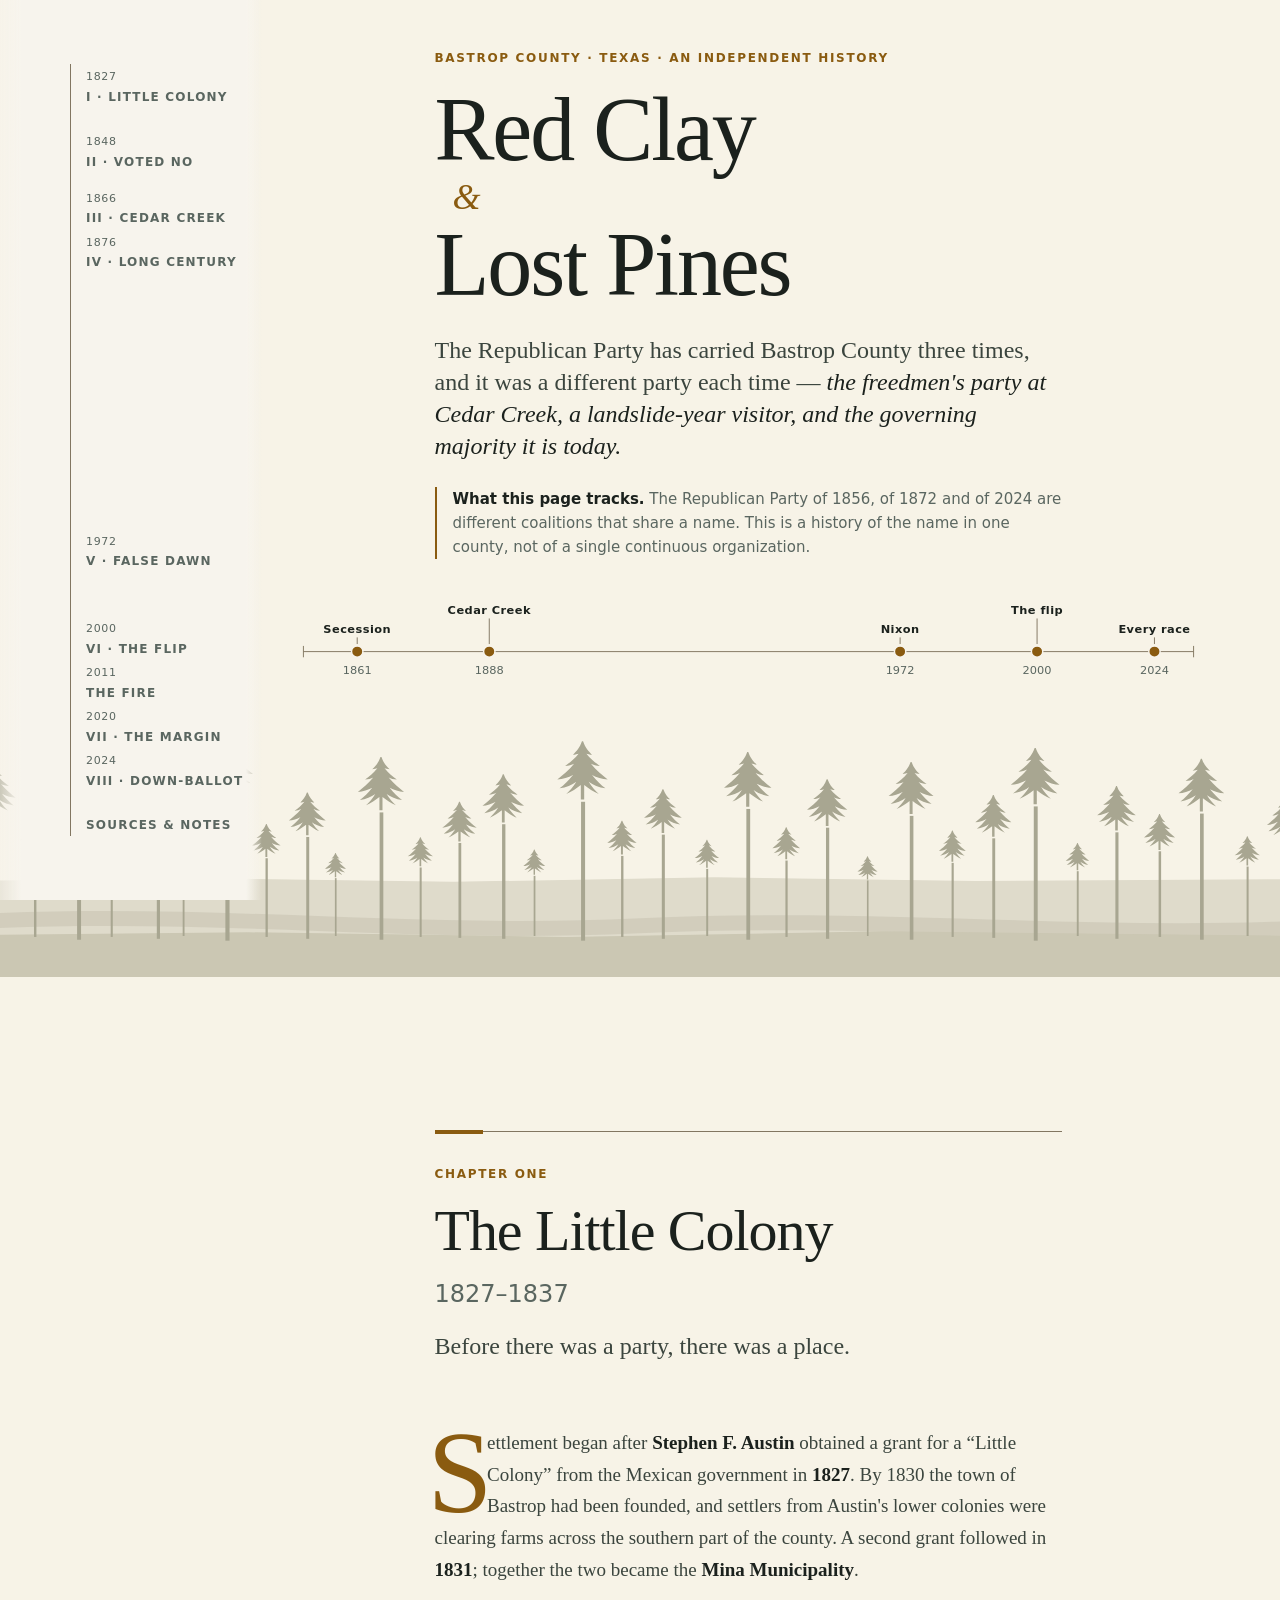
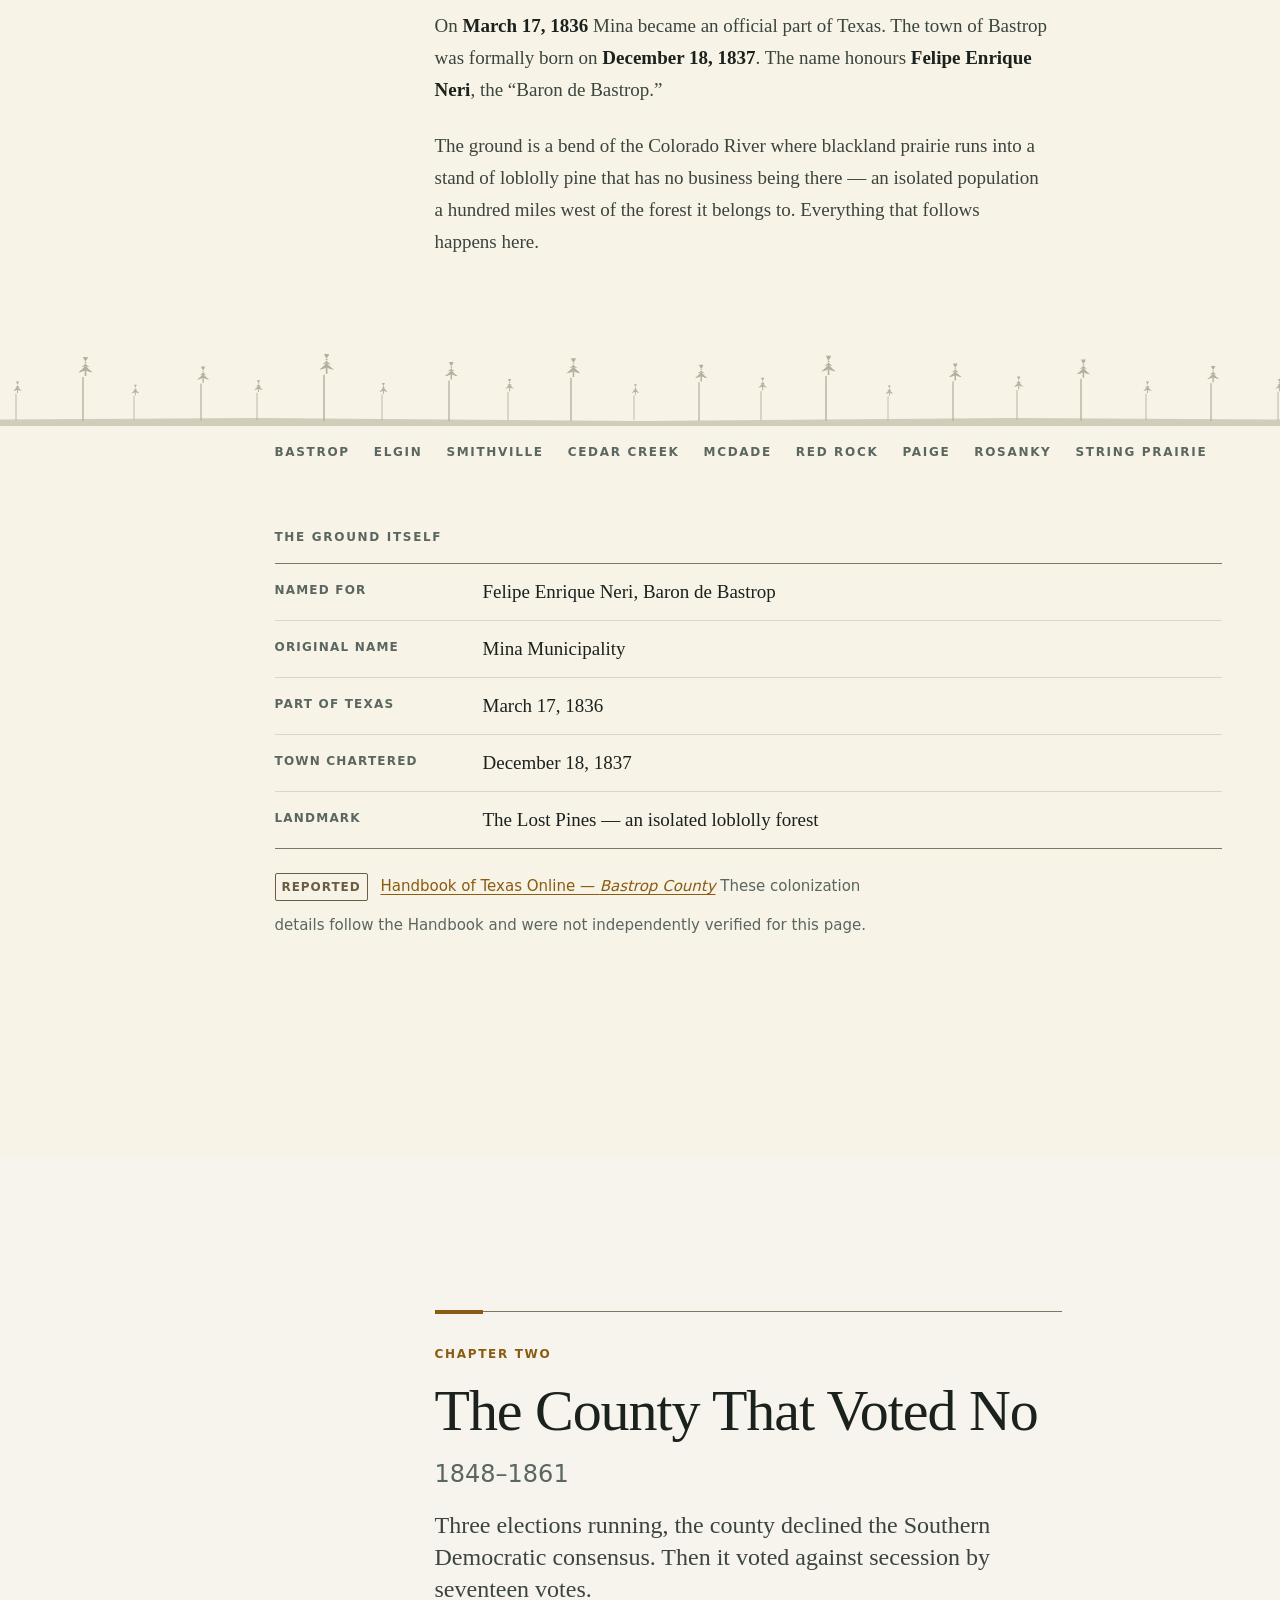
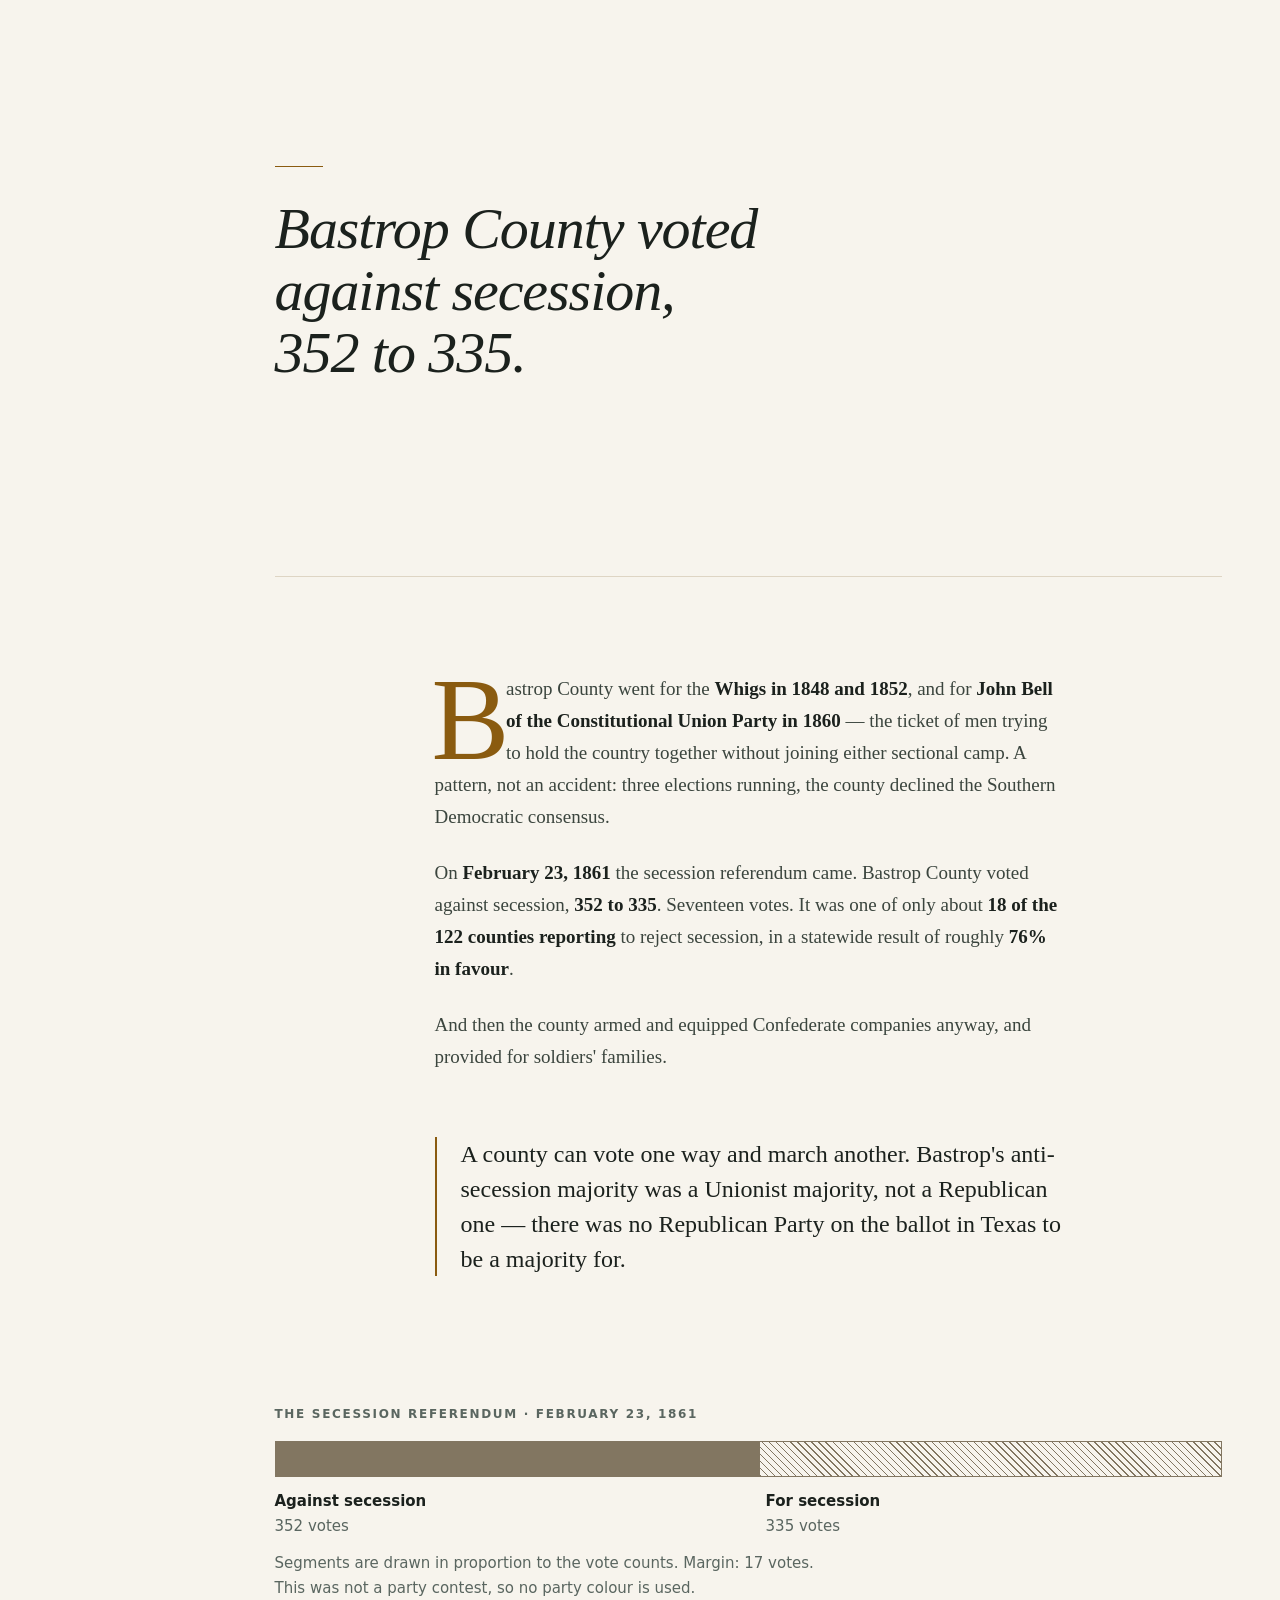
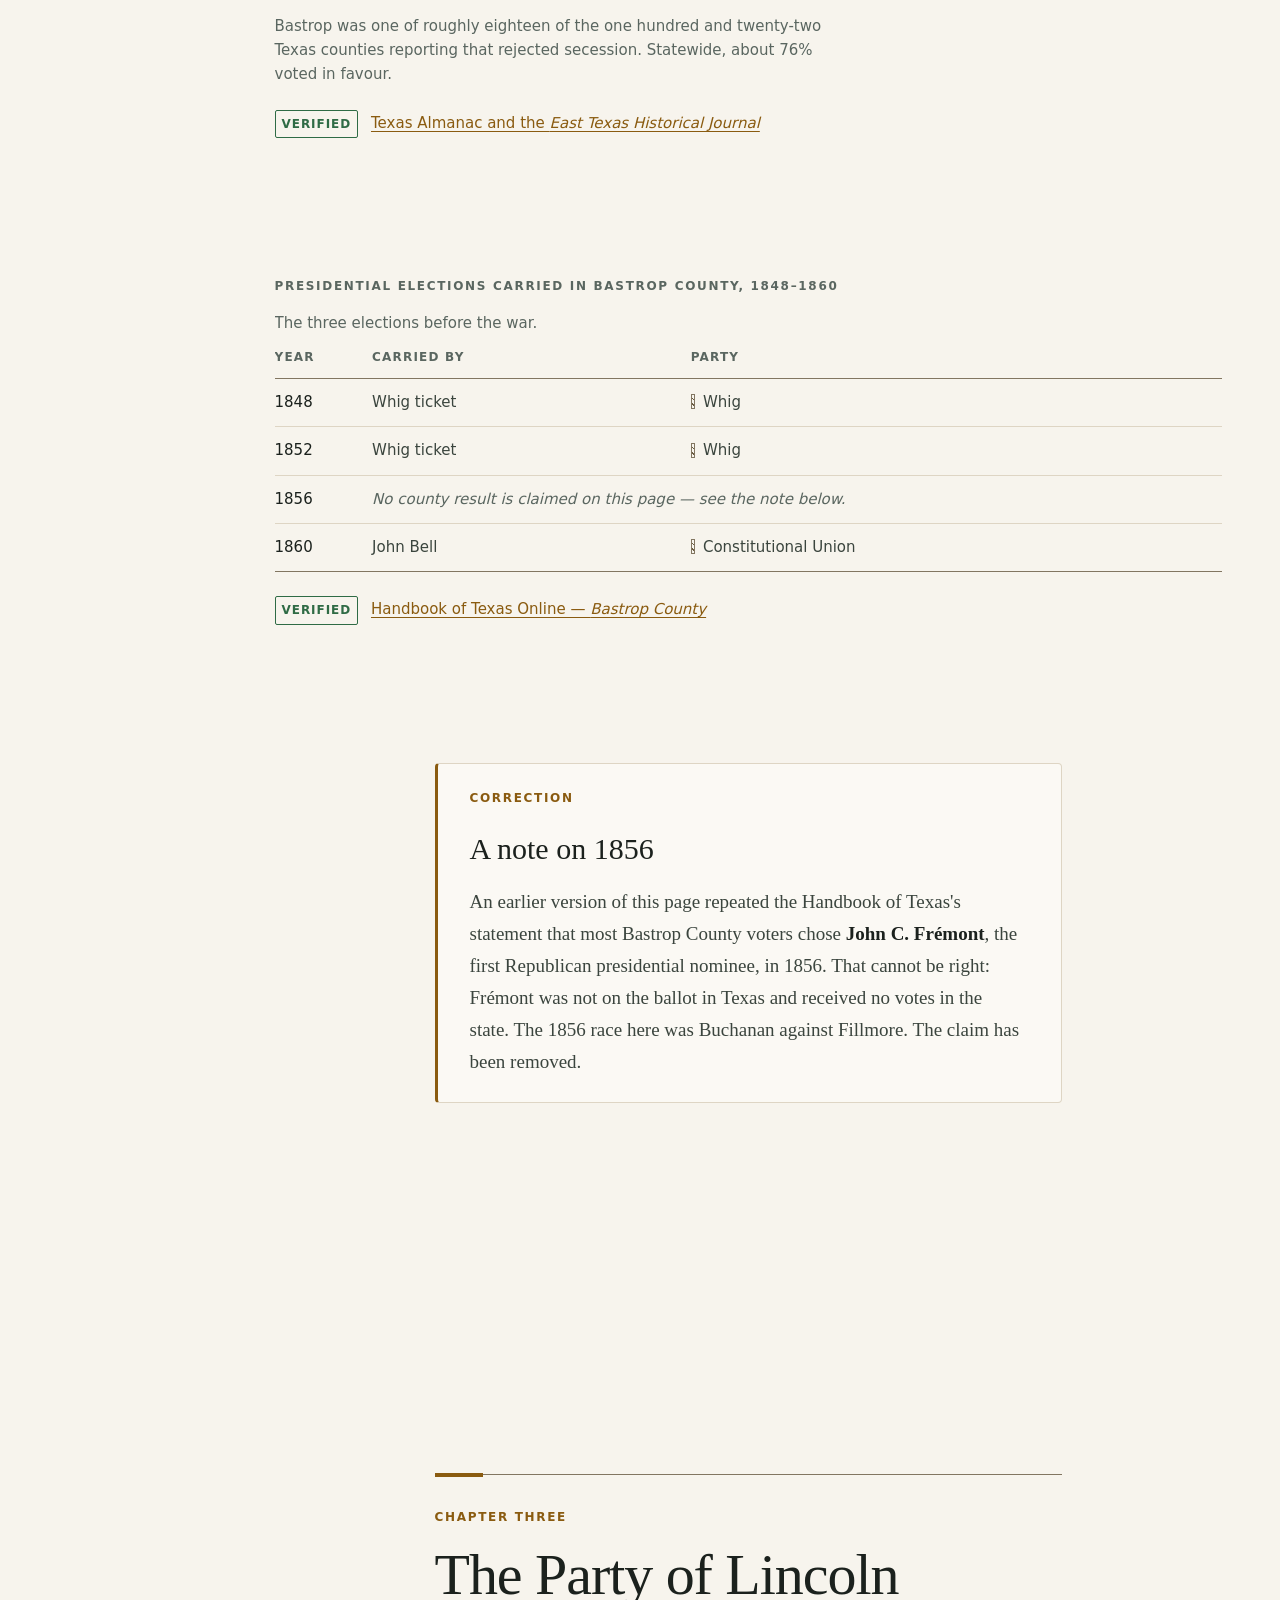
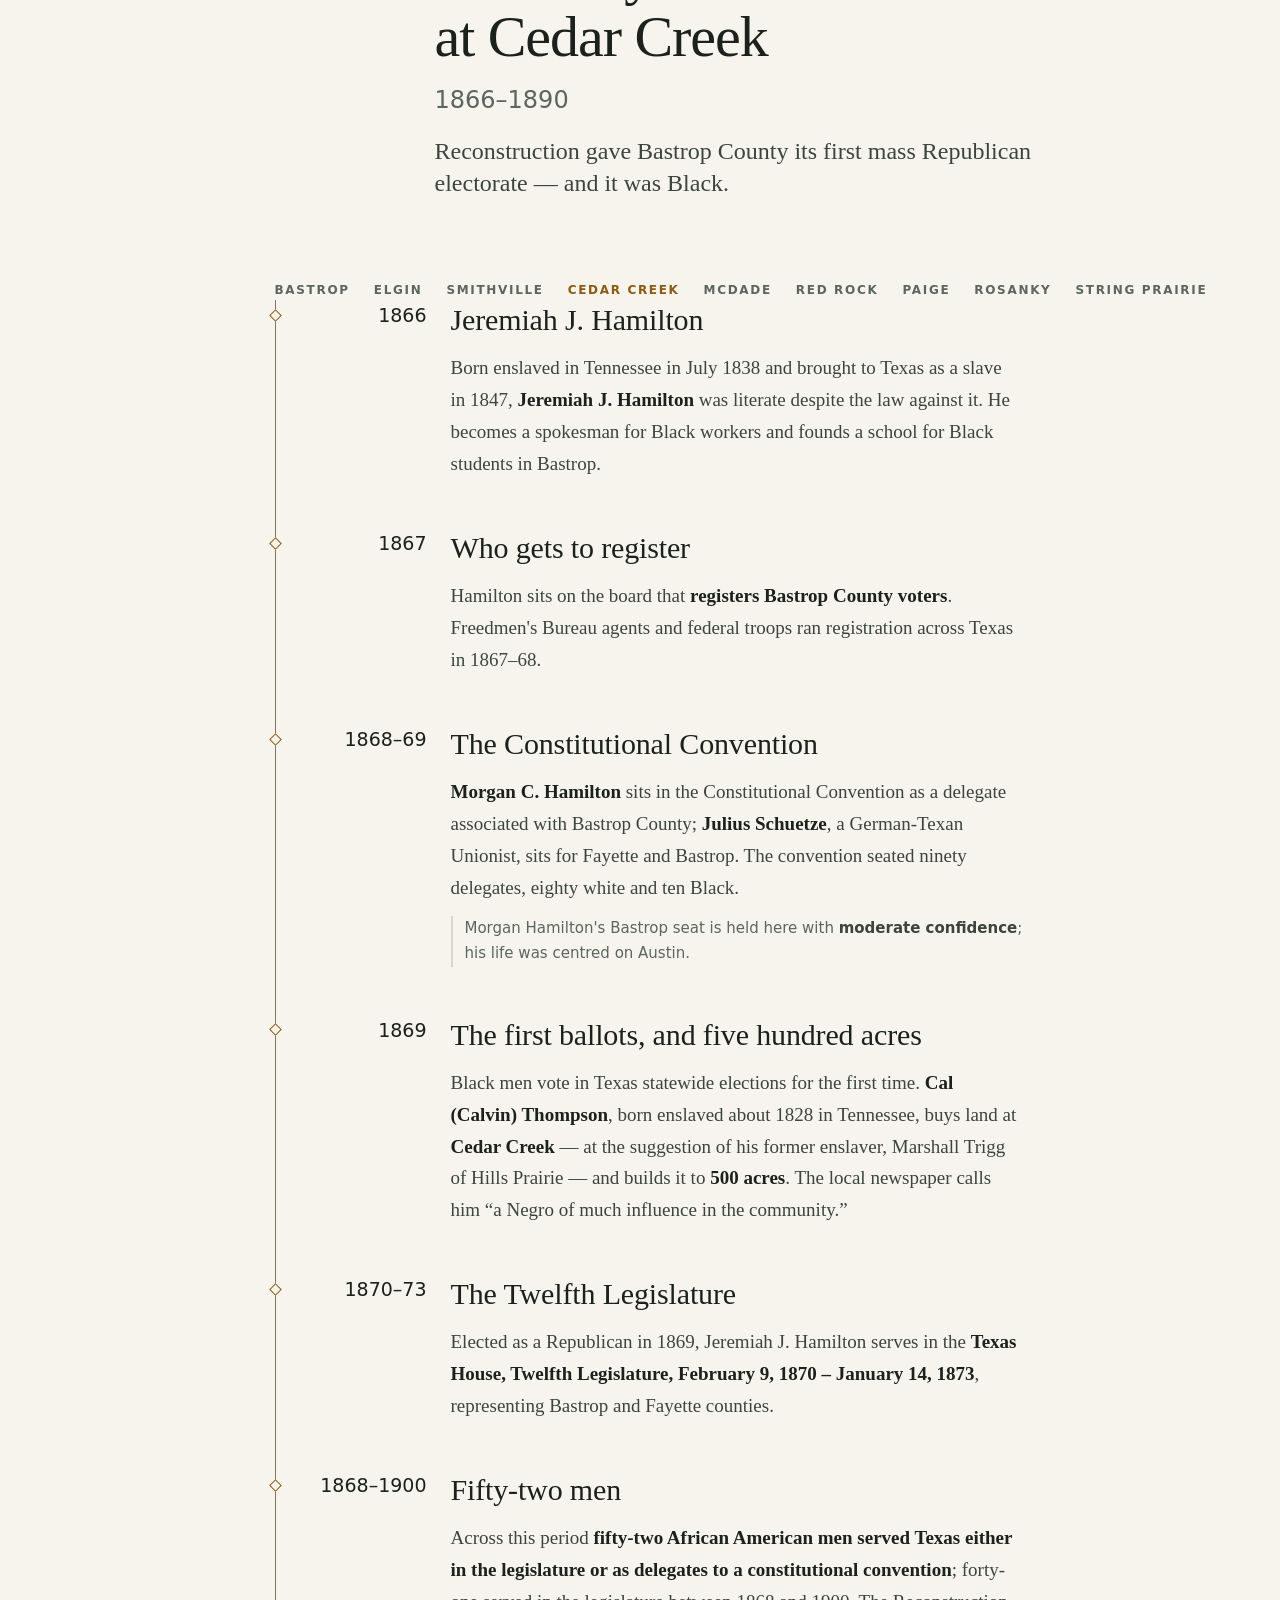
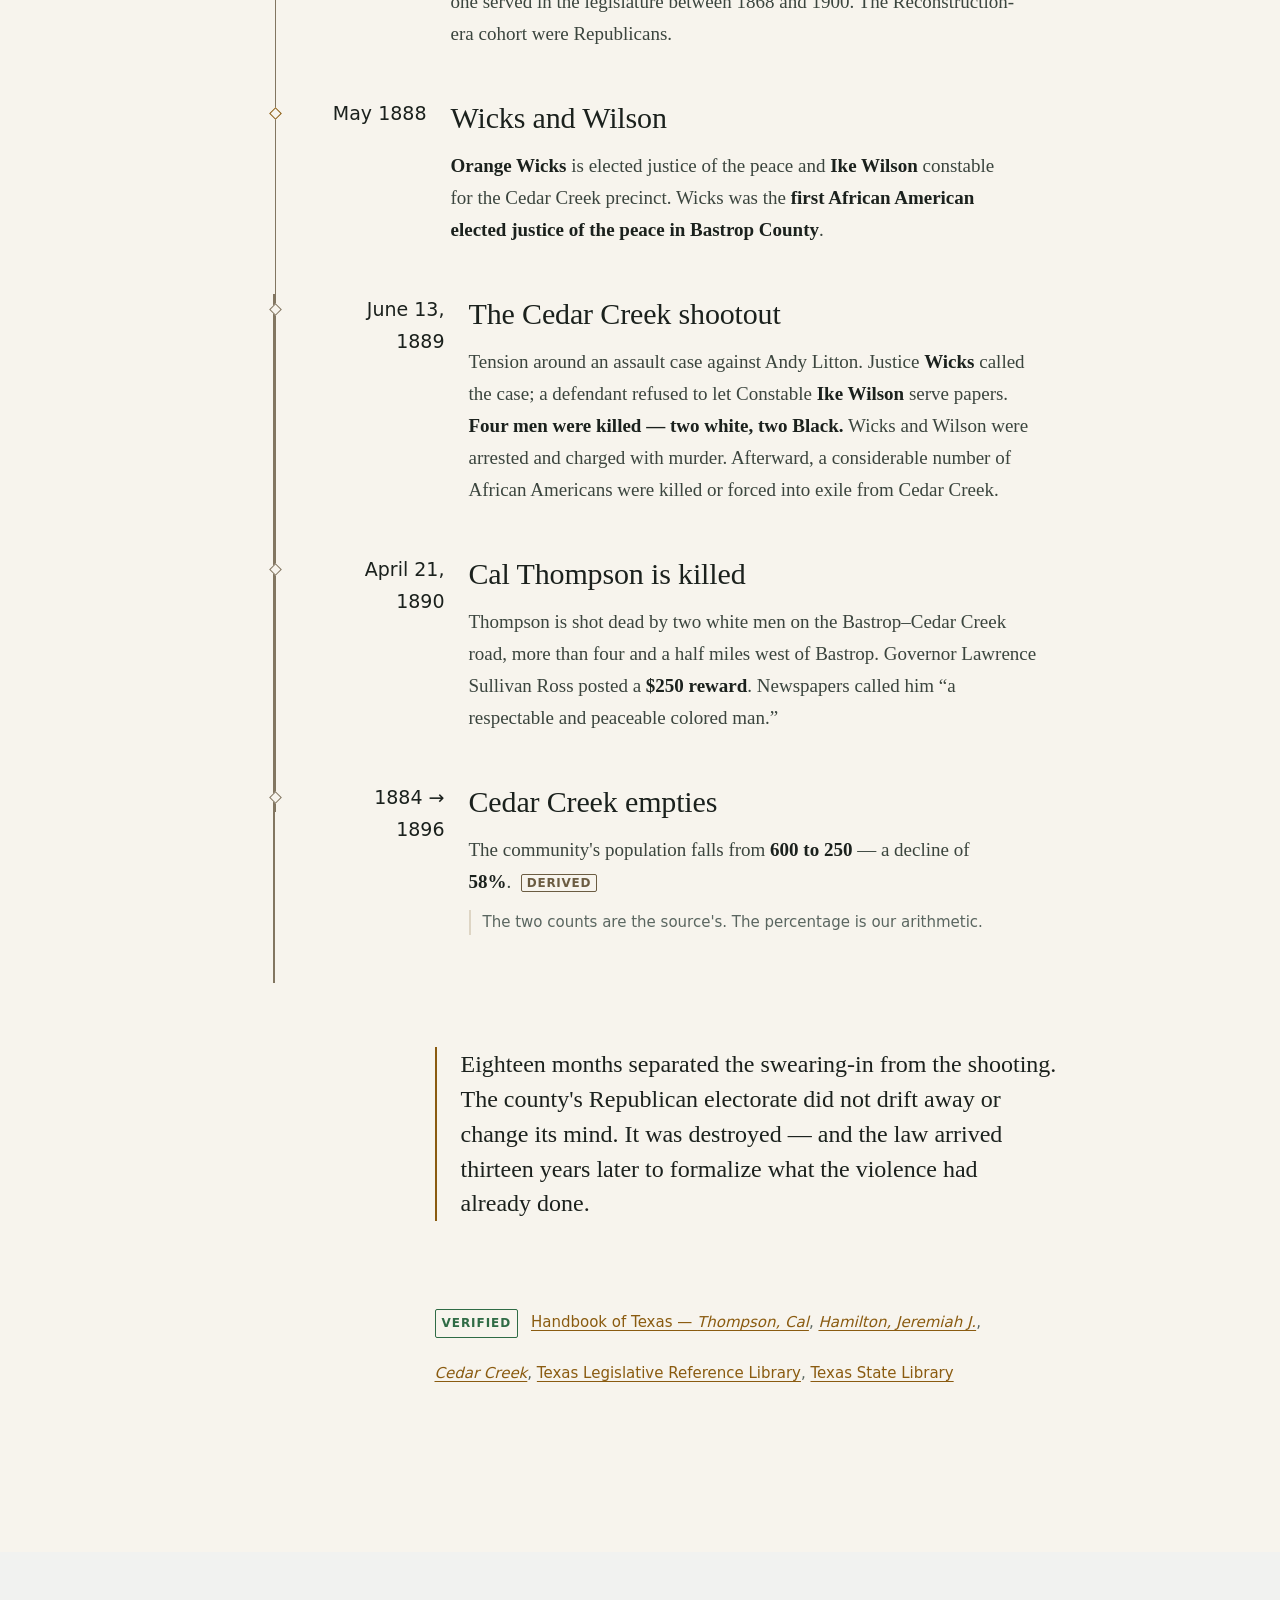
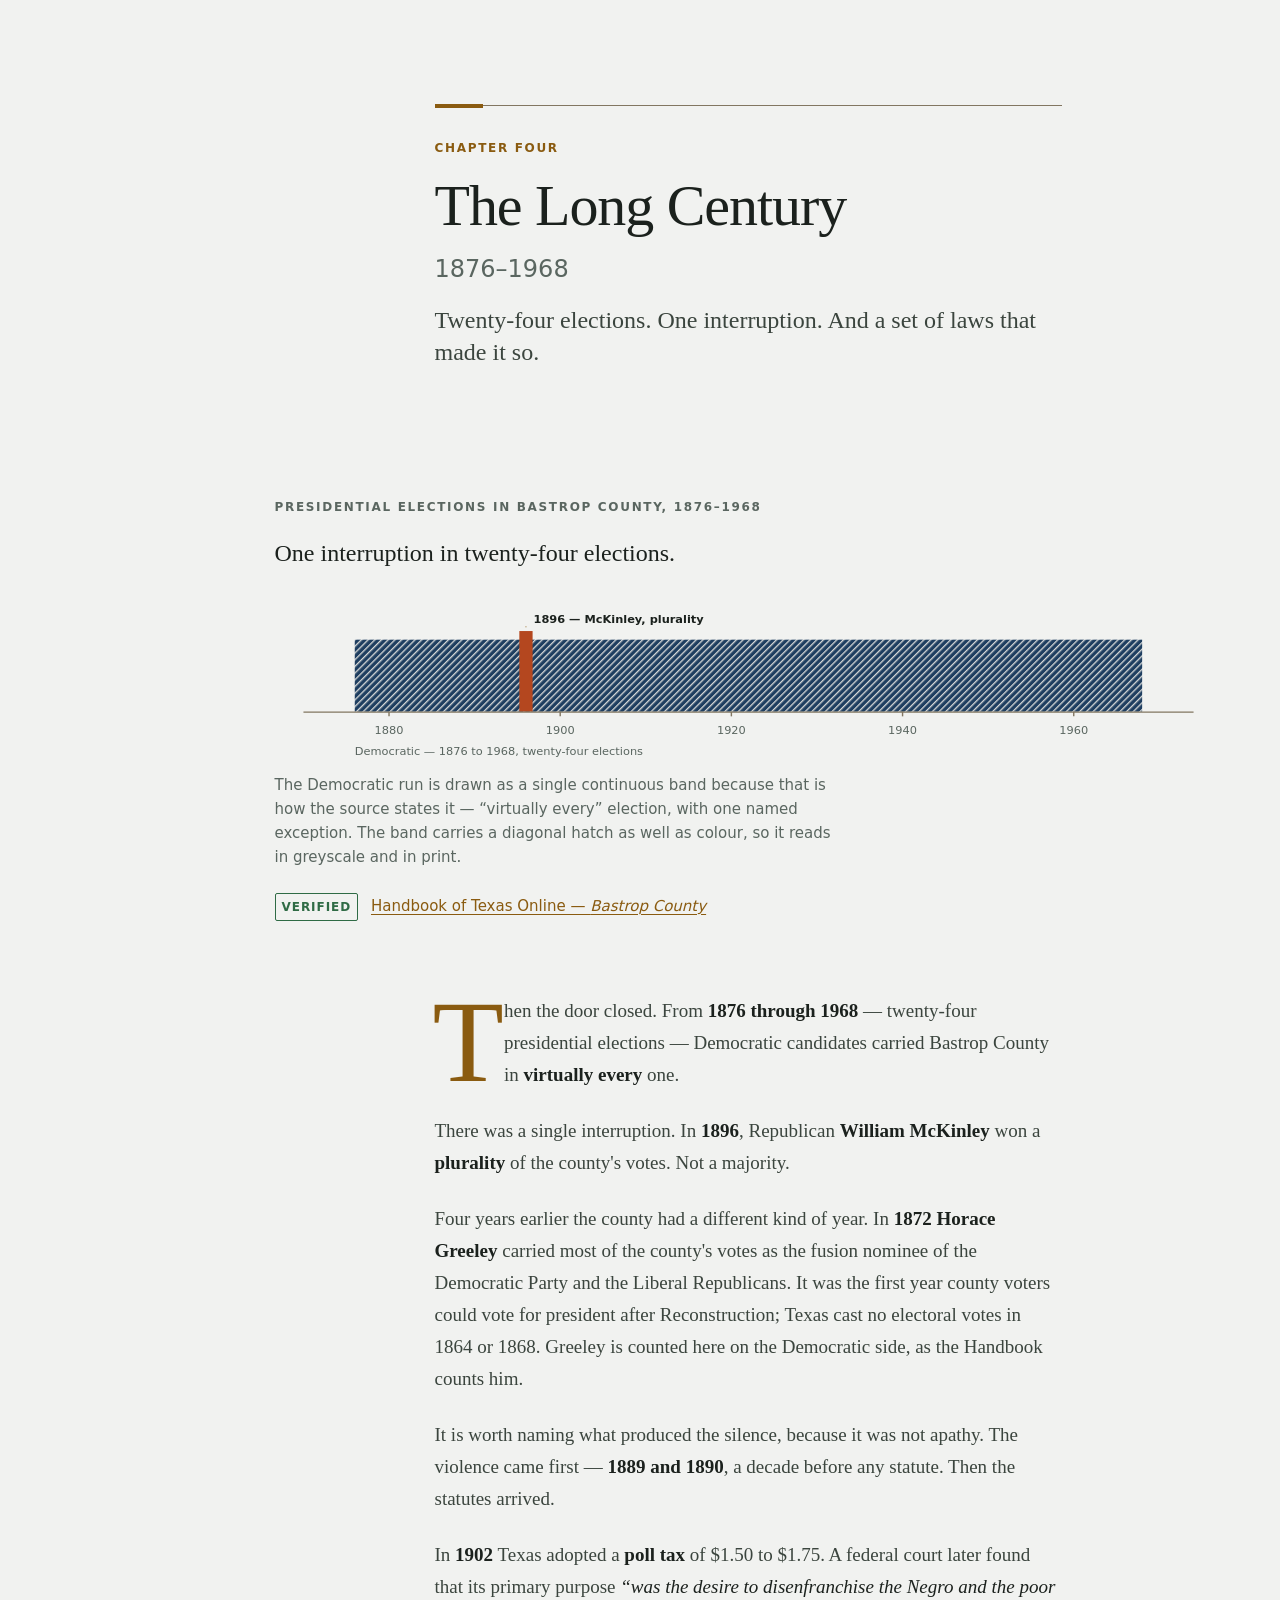
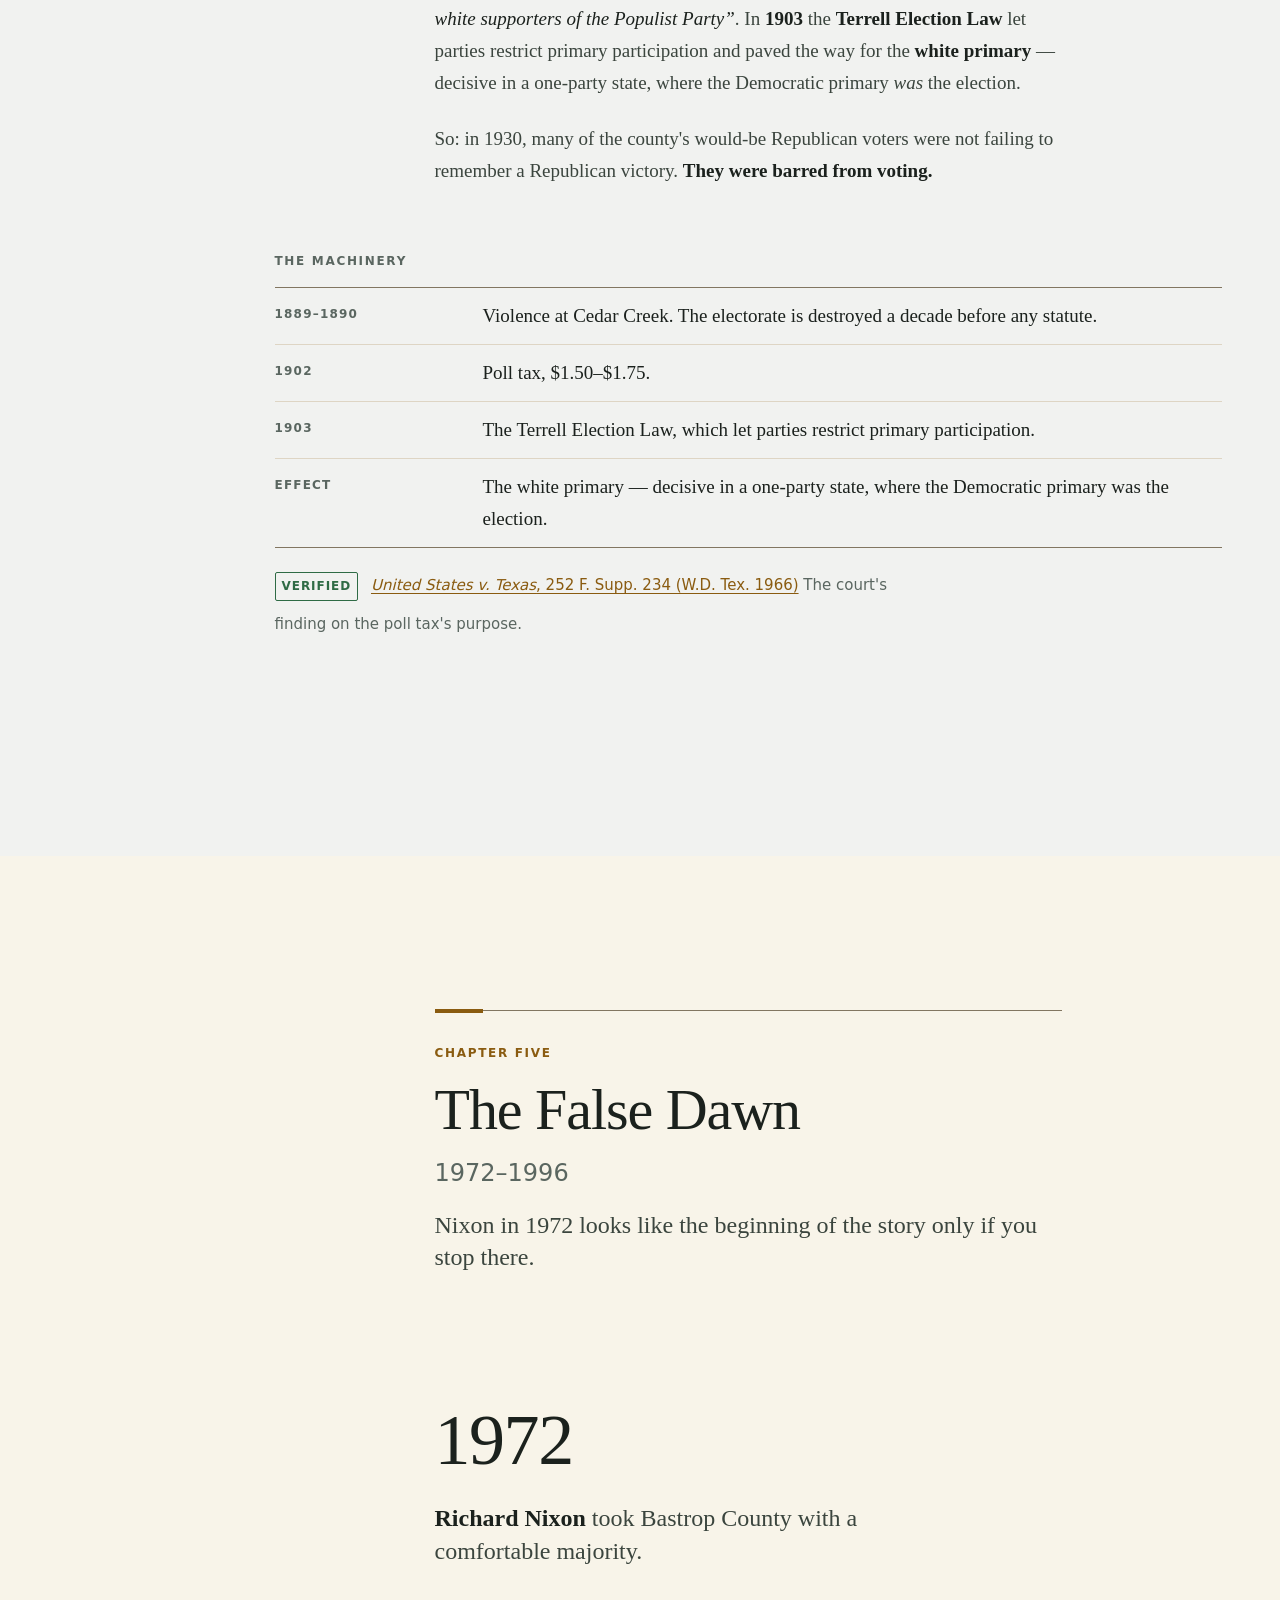
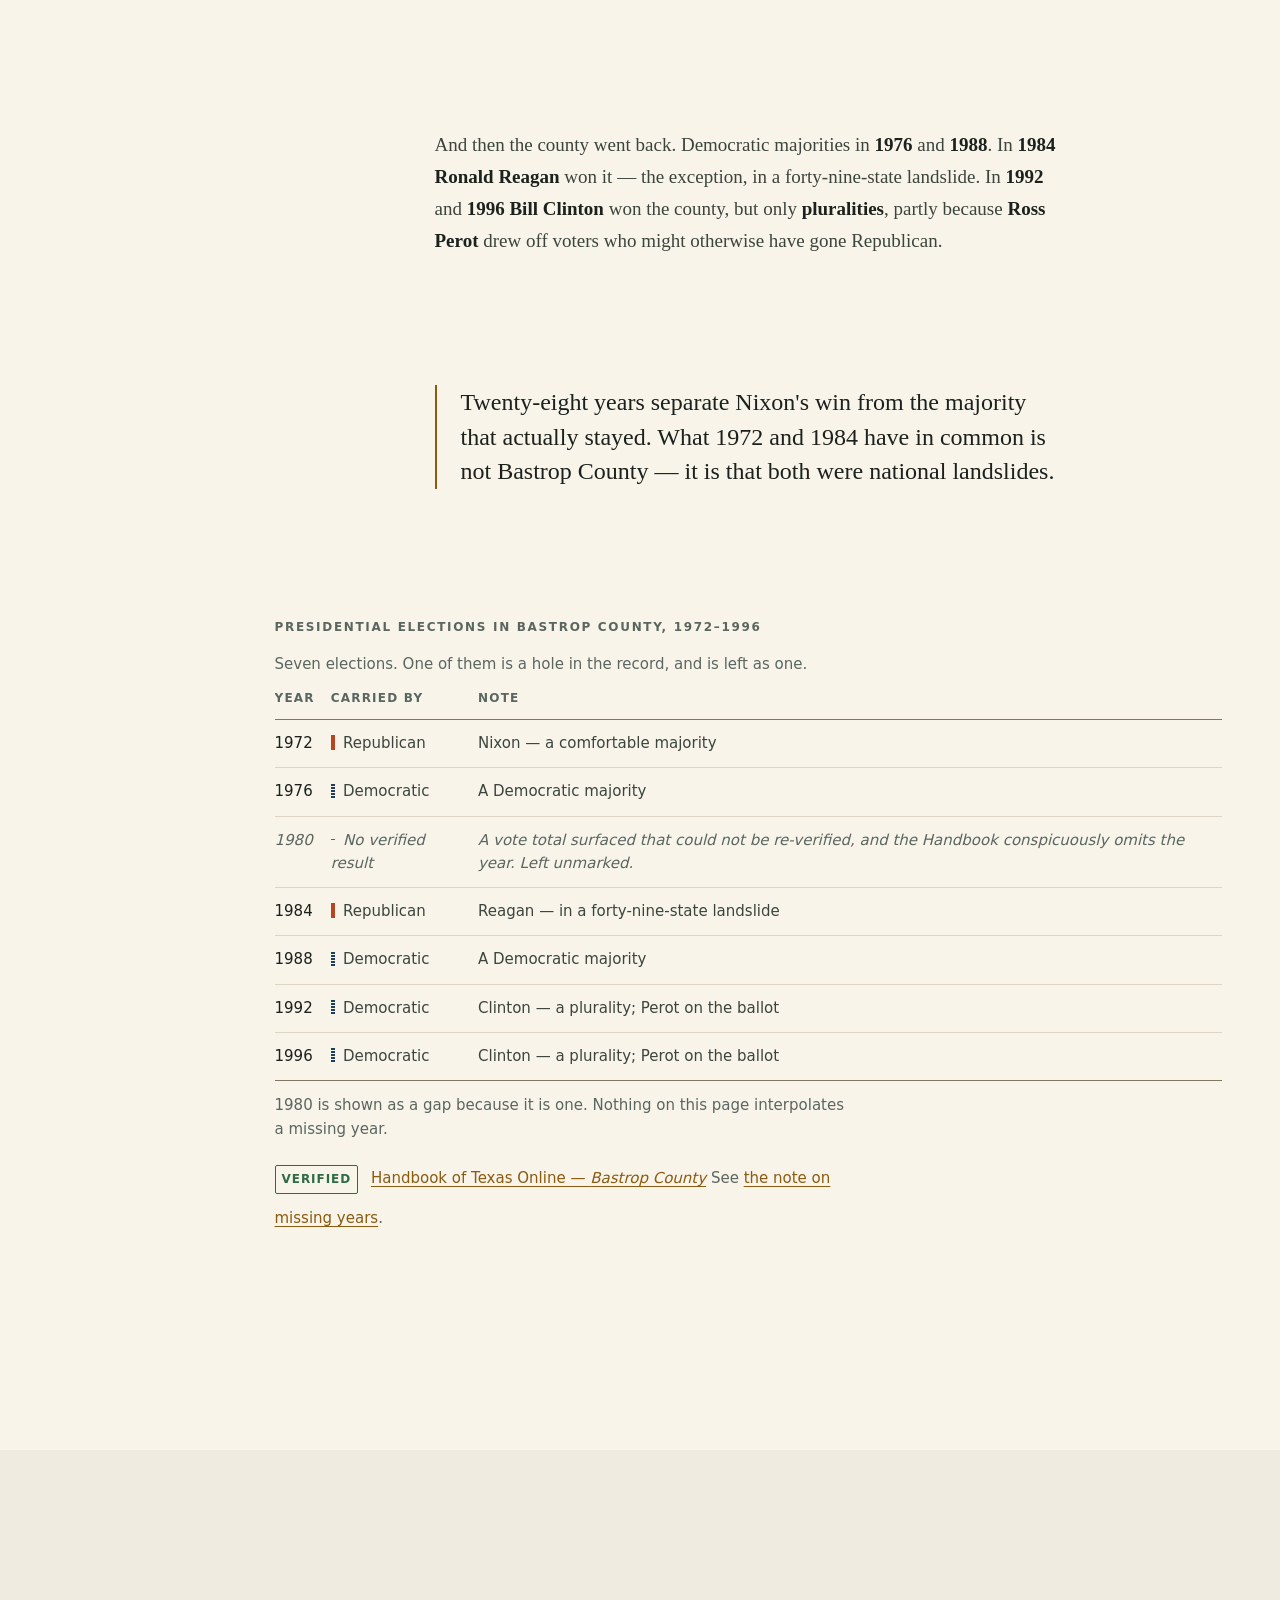
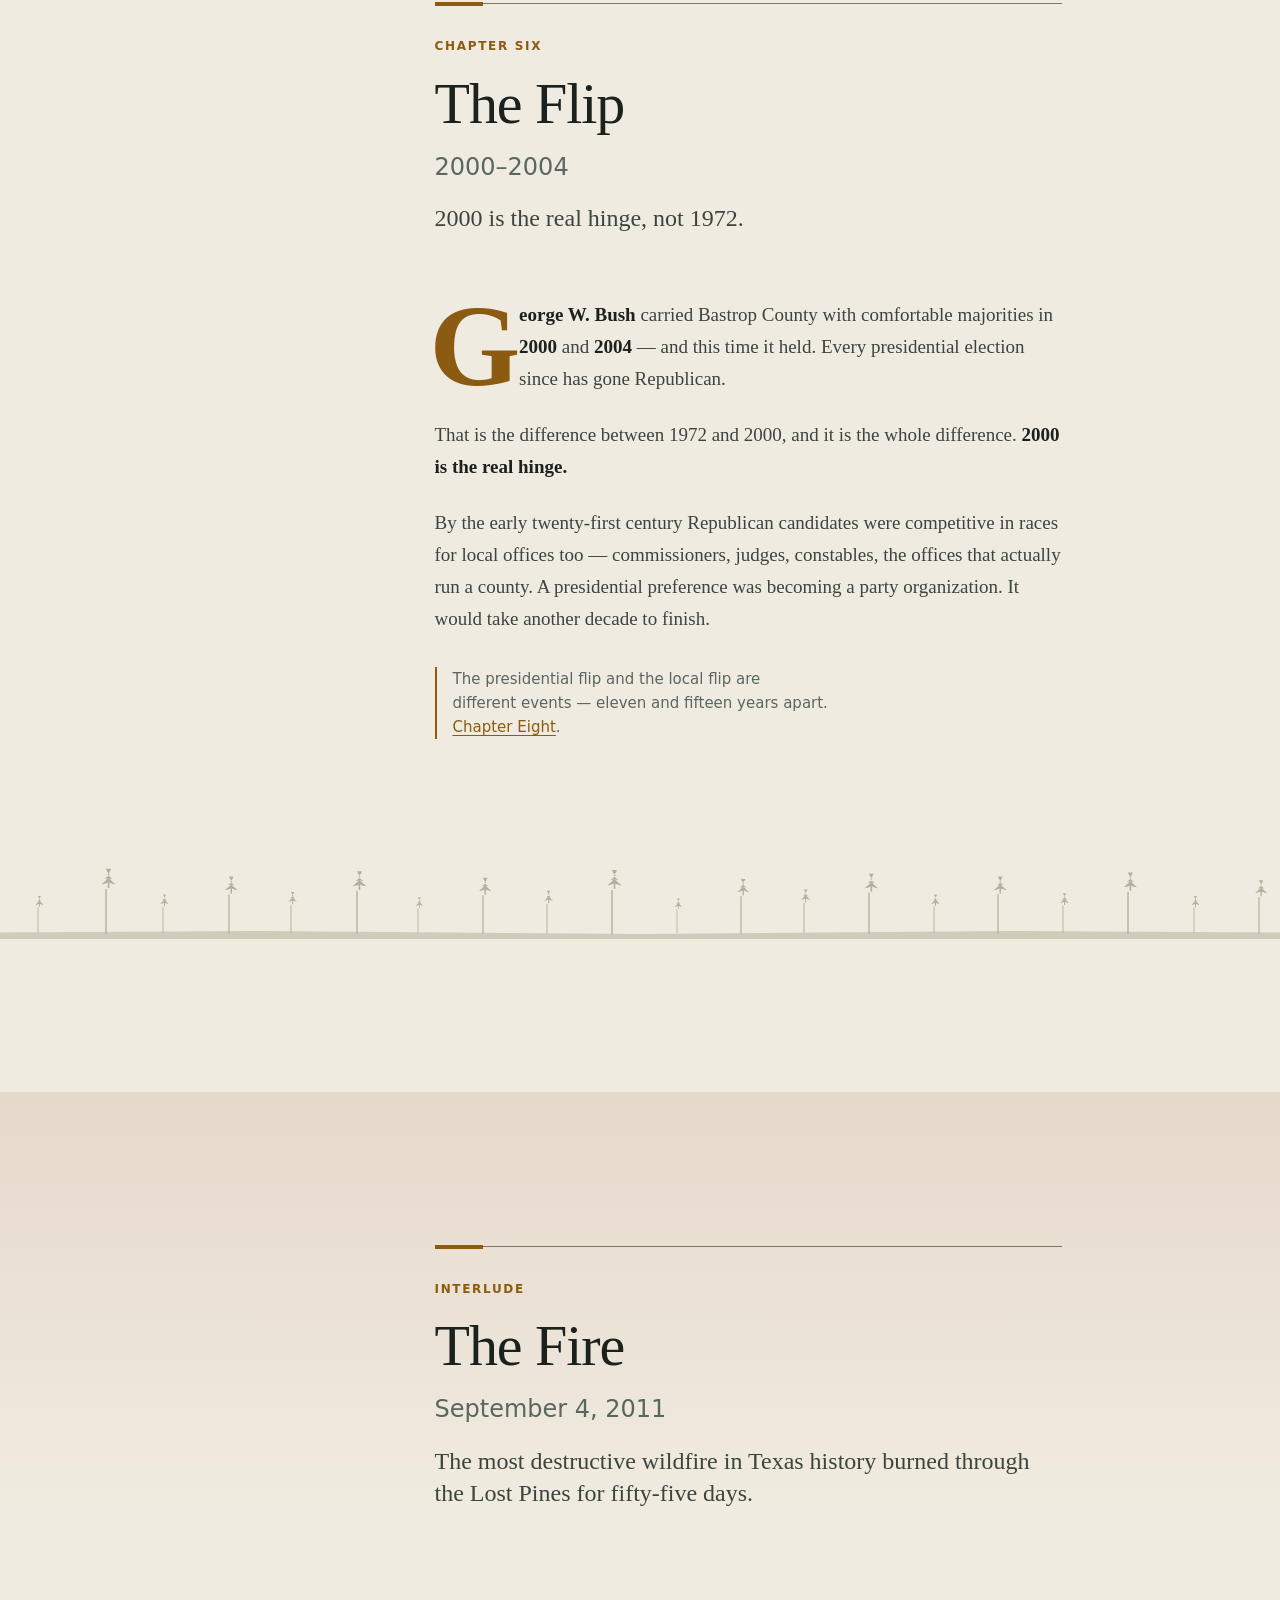
<file: index.html>
<!DOCTYPE html>
<html lang="en" data-theme="dark">
<head>
<meta charset="utf-8">
<meta name="viewport" content="width=device-width, initial-scale=1">
<title>Red Clay &amp; Lost Pines — The Republican Party in Bastrop County, Texas</title>
<meta name="description" content="An independent history of the Republican Party in Bastrop County, Texas. The party has carried the county three times, and it was a different party each time — the freedmen's party at Cedar Creek, a landslide-year visitor, and the governing majority it is today.">
<meta name="author" content="Bastrop County history project">
<meta name="color-scheme" content="dark light">
<meta property="og:title" content="Red Clay &amp; Lost Pines — The Republican Party in Bastrop County, Texas">
<meta property="og:description" content="One name, three parties, a hundred and sixty years. An independent history of Bastrop County, Texas.">
<meta property="og:type" content="website">
<link rel="icon" href="data:image/svg+xml,%3Csvg xmlns='http://www.w3.org/2000/svg' viewBox='0 0 32 32'%3E%3Crect width='32' height='32' fill='%230F1512'/%3E%3Crect x='9' y='7' width='2' height='19' fill='%23D9A441'/%3E%3Crect x='15' y='4' width='2' height='22' fill='%23D9A441'/%3E%3Crect x='21' y='9' width='2' height='17' fill='%23D9A441'/%3E%3C/svg%3E">
<script>
/* Two jobs, inline and tiny, to avoid a flash of the wrong theme and to gate the
   reveal styles. If anything in main.js throws, the `js` class is removed and the
   document reverts to its complete, fully-visible, no-JavaScript baseline. */
(function(){var r=document.documentElement;r.className='js';
try{var s=localStorage.getItem('rcl-theme');
  if(s==='light'||s==='dark')r.setAttribute('data-theme',s);
  else if(matchMedia('(prefers-color-scheme: light)').matches)r.setAttribute('data-theme','light');}catch(e){}
addEventListener('error',function(){r.classList.remove('js');},{once:true});})();
</script>
<link rel="stylesheet" href="assets/css/style.css">
</head>
<body>

<a class="skip" href="#story">Skip to the story</a>
<a class="skip" href="#contents">Skip to the chapter list</a>
<a class="skip" href="#sources">Skip to sources</a>

<!-- ===================== ERA RAIL — 1120px and up ====================== -->
<!-- Entries are sized by the length of the era they cover, not evenly, so the
     ninety-two-year Long Century occupies visibly more rail than 1848-1861.
     Renders complete and clickable with JavaScript disabled. -->
<nav class="rail" id="contents" aria-label="Chapters">
  <div class="rail__spine" aria-hidden="true"></div>
  <div class="rail__fill" id="railFill" aria-hidden="true"></div>
  <ol>
    <li style="--span:21"><a href="#ch1"><span class="yr">1827</span>I · Little Colony</a></li>
    <li style="--span:18"><a href="#ch2" title="Chapter Two — The County That Voted No"><span class="yr">1848</span>II · Voted No</a></li>
    <li style="--span:10"><a href="#ch3" title="Chapter Three — The Party of Lincoln at Cedar Creek"><span class="yr">1866</span>III · Cedar Creek</a></li>
    <li style="--span:96"><a href="#ch4"><span class="yr">1876</span>IV · Long Century</a></li>
    <li style="--span:28"><a href="#ch5"><span class="yr">1972</span>V · False Dawn</a></li>
    <li style="--span:11"><a href="#ch6"><span class="yr">2000</span>VI · The Flip</a></li>
    <li style="--span:9"><a href="#fire"><span class="yr">2011</span>The Fire</a></li>
    <li style="--span:4"><a href="#ch7"><span class="yr">2020</span>VII · The Margin</a></li>
    <li style="--span:6"><a href="#ch8" title="Chapter Eight — Down the Ballot, and the Party Today"><span class="yr">2024</span>VIII · Down-Ballot</a></li>
    <li style="--span:6"><a href="#sources"><span class="yr">&nbsp;</span>Sources &amp; Notes</a></li>
  </ol>
</nav>

<!-- ===================== TOP BAR — below 1120px ========================= -->
<header class="topbar">
  <a class="wordmark" href="#top"><b>Red Clay</b> &amp; Lost Pines</a>
  <span class="chip" id="chip">An independent history</span>
  <details class="toc">
    <summary>Contents</summary>
    <div>
      <ol>
        <li><a href="#ch1">I · The Little Colony<span>1827–1837</span></a></li>
        <li><a href="#ch2">II · The County That Voted No<span>1848–1861</span></a></li>
        <li><a href="#ch3">III · The Party of Lincoln at Cedar Creek<span>1866–1890</span></a></li>
        <li><a href="#ch4">IV · The Long Century<span>1876–1968</span></a></li>
        <li><a href="#ch5">V · The False Dawn<span>1972–1996</span></a></li>
        <li><a href="#ch6">VI · The Flip<span>2000–2004</span></a></li>
        <li><a href="#fire">The Fire<span>2011</span></a></li>
        <li><a href="#ch7">VII · The Margin<span>2020–2024</span></a></li>
        <li><a href="#ch8">VIII · Down the Ballot<span>Today</span></a></li>
        <li><a href="#sources">Sources &amp; Notes<span></span></a></li>
      </ol>
    </div>
  </details>
  <button class="toggle" id="themeToggle" type="button" aria-pressed="false"
          aria-label="Switch to parchment theme"><i aria-hidden="true"></i></button>
</header>

<main id="story">

<!-- ================================ HERO =============================== -->
<section class="hero canvas" id="top" data-era="ground">

  <!-- PineHorizon. A flat prairie horizon, the Colorado River bend, and a
       colonnade of loblolly trunks — the Lost Pines. Decorative. -->
  <svg class="horizon" viewBox="0 0 1440 300" preserveAspectRatio="xMidYMax slice"
       aria-hidden="true" focusable="false">
    <defs>
      <g id="pine">
        <rect x="-1.8" y="-124" width="3.6" height="124"/>
        <path d="M0-178c2 6 5 9 8 12-2 0-4-1-5-1 4 5 8 8 12 11-3 0-6-1-8-2 5 6 10 10 15 14
                 -5 0-10-2-14-4 4 5 8 9 12 12-6-1-11-3-15-6 3 5 6 8 9 11-5-2-9-5-13-8v13h-3
                 v-13c-4 3-8 6-13 8 3-3 6-6 9-11-4 3-9 5-15 6 4-3 8-7 12-12-4 2-9 4-14 4
                 5-4 10-8 15-14-2 1-5 2-8 2 4-3 8-6 12-11-1 0-3 1-5 1 3-3 6-6 8-12z"/>
      </g>
    </defs>
    <path class="far" d="M0 196 L240 193 L520 197 L800 192 L1080 196 L1440 194 V300 H0 Z"/>
    <path class="river" d="M0 232 C260 218 470 248 720 236 C980 224 1200 250 1440 238
                           L1440 254 C1200 266 980 240 720 252 C470 264 260 234 0 248 Z"/>
    <path class="mid" d="M0 254 L300 251 L640 256 L980 250 L1440 255 V300 H0 Z"/>
    <g class="near">
      <use href="#pine" transform="translate(28,258) scale(1.05)"/>
      <use href="#pine" transform="translate(72,256) scale(0.72)"/>
      <use href="#pine" transform="translate(119,259) scale(1.18)"/>
      <use href="#pine" transform="translate(154,256) scale(0.62)"/>
      <use href="#pine" transform="translate(204,258) scale(0.94)"/>
      <use href="#pine" transform="translate(231,255) scale(0.55)"/>
      <use href="#pine" transform="translate(278,260) scale(1.24)"/>
      <use href="#pine" transform="translate(320,256) scale(0.68)"/>
      <use href="#pine" transform="translate(364,258) scale(0.88)"/>
      <use href="#pine" transform="translate(394,255) scale(0.50)"/>
      <use href="#pine" transform="translate(443,259) scale(1.10)"/>
      <use href="#pine" transform="translate(485,256) scale(0.60)"/>
      <use href="#pine" transform="translate(527,257) scale(0.82)"/>
      <use href="#pine" transform="translate(574,258) scale(0.99)"/>
      <use href="#pine" transform="translate(607,255) scale(0.52)"/>
      <use href="#pine" transform="translate(659,260) scale(1.20)"/>
      <use href="#pine" transform="translate(701,256) scale(0.70)"/>
      <use href="#pine" transform="translate(745,258) scale(0.90)"/>
      <use href="#pine" transform="translate(792,255) scale(0.58)"/>
      <use href="#pine" transform="translate(836,259) scale(1.13)"/>
      <use href="#pine" transform="translate(877,256) scale(0.66)"/>
      <use href="#pine" transform="translate(921,258) scale(0.96)"/>
      <use href="#pine" transform="translate(964,255) scale(0.48)"/>
      <use href="#pine" transform="translate(1011,259) scale(1.07)"/>
      <use href="#pine" transform="translate(1055,256) scale(0.64)"/>
      <use href="#pine" transform="translate(1099,257) scale(0.86)"/>
      <use href="#pine" transform="translate(1144,260) scale(1.16)"/>
      <use href="#pine" transform="translate(1189,255) scale(0.56)"/>
      <use href="#pine" transform="translate(1231,258) scale(0.92)"/>
      <use href="#pine" transform="translate(1277,256) scale(0.74)"/>
      <use href="#pine" transform="translate(1322,259) scale(1.09)"/>
      <use href="#pine" transform="translate(1371,255) scale(0.60)"/>
      <use href="#pine" transform="translate(1411,257) scale(0.84)"/>
    </g>
  </svg>

  <p class="eyebrow" data-reveal>Bastrop County · Texas · An independent history</p>

  <h1 data-reveal>Red Clay<span class="amp">&amp;</span>Lost Pines</h1>

  <p class="dek" data-reveal>
    The Republican Party has carried Bastrop County three times, and it was a different party
    each time — <em>the freedmen's party at Cedar Creek, a landslide-year visitor, and the
    governing majority it is today.</em>
  </p>

  <aside class="standing-note" data-reveal>
    <p><b>What this page tracks.</b> The Republican Party of 1856, of 1872 and of 2024 are
    different coalitions that share a name. This is a history of the name in one county, not of
    a single continuous organization.</p>
  </aside>

  <!-- THE SPINE. A real time axis. Five turning points, each an anchor to its
       chapter. Built from the table below; the table is the no-JS baseline.
       Marks are brass — this is wayfinding, not a data series. -->
  <div class="spine wide chart" id="spineFig" data-reveal>
    <div class="ledger-wrap scroller">
      <table class="ledger">
        <caption>Five turning points, 1861–2024. Each links to its chapter.</caption>
        <thead><tr><th scope="col">Year</th><th scope="col">Turning point</th></tr></thead>
        <tbody id="spineData">
          <tr data-year="1861" data-href="#ch2" data-label="Secession"><th scope="row">1861</th><td><a href="#ch2">The county votes against secession, 352 to 335</a></td></tr>
          <tr data-year="1888" data-href="#ch3" data-label="Cedar Creek"><th scope="row">1888</th><td><a href="#ch3">Orange Wicks and Ike Wilson elected at Cedar Creek</a></td></tr>
          <tr data-year="1972" data-href="#ch5" data-label="Nixon"><th scope="row">1972</th><td><a href="#ch5">Nixon carries the county — and it does not hold</a></td></tr>
          <tr data-year="2000" data-href="#ch6" data-label="The flip"><th scope="row">2000</th><td><a href="#ch6">Bush carries the county — and this time it holds</a></td></tr>
          <tr data-year="2024" data-href="#ch8" data-label="Every race"><th scope="row">2024</th><td><a href="#ch8">Republicans win every race on the county ballot</a></td></tr>
        </tbody>
      </table>
    </div>
    <div class="chart__frame scroller">
      <svg class="chart__svg" id="spineSvg" viewBox="0 0 1000 112" role="img"
           aria-label="A time axis from 1861 to 2024 marking five turning points in the county's political history."></svg>
    </div>
  </div>
</section>


<!-- ============================= CHAPTER I ============================== -->
<!-- Archetype A — Ground -->
<section class="canvas" id="ch1" data-era="ground">
  <header class="era-plate" data-reveal>
    <span class="num">Chapter One</span>
    <h2>The Little Colony</h2>
    <p class="range"><time datetime="1827">1827</time>–<time datetime="1837">1837</time></p>
    <p class="dek">Before there was a party, there was a place.</p>
  </header>

  <div class="prose" data-reveal>
    <p>
      Settlement began after <strong>Stephen F. Austin</strong> obtained a grant for a
      &ldquo;Little Colony&rdquo; from the Mexican government in <strong>1827</strong>. By 1830 the
      town of Bastrop had been founded, and settlers from Austin's lower colonies were clearing
      farms across the southern part of the county. A second grant followed in <strong>1831</strong>;
      together the two became the <strong>Mina Municipality</strong>.
    </p>
    <p>
      On <strong>March 17, 1836</strong> Mina became an official part of Texas. The town of Bastrop
      was formally born on <strong>December 18, 1837</strong>. The name honours
      <strong>Felipe Enrique Neri</strong>, the &ldquo;Baron de Bastrop.&rdquo;
    </p>
    <p>
      The ground is a bend of the Colorado River where blackland prairie runs into a stand of
      loblolly pine that has no business being there — an isolated population a hundred miles west
      of the forest it belongs to. Everything that follows happens here.
    </p>
  </div>

  <svg class="horizon horizon--divider" viewBox="0 0 1440 72" preserveAspectRatio="xMidYMax slice"
       aria-hidden="true" focusable="false">
    <defs>
      <g id="pine-sm">
        <rect x="-0.7" y="-44" width="1.4" height="44"/>
        <path d="M0-64c1 3 2 4 3.5 5.5-1 0-1.8-.4-2.4-.6 1.8 2.4 3.6 3.8 5.4 5-1.4 0-2.6-.4-3.6-.9
                 2.2 2.6 4.4 4.4 6.6 6.2-2.2 0-4.4-.9-6.2-1.8v5.6h-1.6v-5.6c-1.8.9-4 1.8-6.2 1.8
                 2.2-1.8 4.4-3.6 6.6-6.2-1 .5-2.2.9-3.6.9 1.8-1.2 3.6-2.6 5.4-5-.6.2-1.4.6-2.4.6
                 1.5-1.5 2.5-2.5 3.5-5.5z"/>
      </g>
    </defs>
    <path class="mid" d="M0 66 L340 64 L720 67 L1090 64 L1440 66 V72 H0 Z"/>
    <g class="near">
      <use href="#pine-sm" transform="translate(38,67) scale(0.9)"/>
      <use href="#pine-sm" transform="translate(96,66) scale(0.6)"/>
      <use href="#pine-sm" transform="translate(163,67) scale(1.0)"/>
      <use href="#pine-sm" transform="translate(214,66) scale(0.55)"/>
      <use href="#pine-sm" transform="translate(281,67) scale(0.85)"/>
      <use href="#pine-sm" transform="translate(337,66) scale(0.62)"/>
      <use href="#pine-sm" transform="translate(404,67) scale(1.05)"/>
      <use href="#pine-sm" transform="translate(462,66) scale(0.58)"/>
      <use href="#pine-sm" transform="translate(529,67) scale(0.92)"/>
      <use href="#pine-sm" transform="translate(588,66) scale(0.64)"/>
      <use href="#pine-sm" transform="translate(651,67) scale(0.98)"/>
      <use href="#pine-sm" transform="translate(714,66) scale(0.56)"/>
      <use href="#pine-sm" transform="translate(779,67) scale(0.88)"/>
      <use href="#pine-sm" transform="translate(841,66) scale(0.66)"/>
      <use href="#pine-sm" transform="translate(906,67) scale(1.02)"/>
      <use href="#pine-sm" transform="translate(968,66) scale(0.54)"/>
      <use href="#pine-sm" transform="translate(1033,67) scale(0.9)"/>
      <use href="#pine-sm" transform="translate(1097,66) scale(0.68)"/>
      <use href="#pine-sm" transform="translate(1161,67) scale(0.96)"/>
      <use href="#pine-sm" transform="translate(1226,66) scale(0.6)"/>
      <use href="#pine-sm" transform="translate(1291,67) scale(0.86)"/>
      <use href="#pine-sm" transform="translate(1358,66) scale(0.64)"/>
      <use href="#pine-sm" transform="translate(1414,67) scale(0.94)"/>
    </g>
  </svg>

  <p class="townmarks" data-reveal>
    <span>Bastrop</span><span>Elgin</span><span>Smithville</span><span>Cedar Creek</span>
    <span>McDade</span><span>Red Rock</span><span>Paige</span><span>Rosanky</span><span>String Prairie</span>
  </p>

  <figure class="fig wide" data-reveal>
    <p class="fig__title">The ground itself</p>
    <dl class="facts">
      <div><dt>Named for</dt><dd>Felipe Enrique Neri, Baron de Bastrop</dd></div>
      <div><dt>Original name</dt><dd>Mina Municipality</dd></div>
      <div><dt>Part of Texas</dt><dd>March 17, 1836</dd></div>
      <div><dt>Town chartered</dt><dd>December 18, 1837</dd></div>
      <div><dt>Landmark</dt><dd>The Lost Pines — an isolated loblolly forest</dd></div>
    </dl>
    <p class="source-tag">
      <span class="badge" data-state="reported">Reported</span>
      <a href="#src-1">Handbook of Texas Online — <i>Bastrop County</i></a>
      <span>These colonization details follow the Handbook and were not independently verified for this page.</span>
    </p>
  </figure>
</section>


<!-- ============================= CHAPTER II ============================= -->
<!-- Archetype B — Assertion -->
<section class="canvas" id="ch2" data-era="rupture">
  <header class="era-plate" data-reveal>
    <span class="num">Chapter Two</span>
    <h2>The County That Voted No</h2>
    <p class="range"><time datetime="1848">1848</time>–<time datetime="1861">1861</time></p>
    <p class="dek">Three elections running, the county declined the Southern Democratic
      consensus. Then it voted against secession by seventeen votes.</p>
  </header>

  <blockquote class="epigraph wide" data-reveal>
    <p>Bastrop County voted against secession, 352 to&nbsp;335.</p>
  </blockquote>

  <hr class="riverrule wide" aria-hidden="true">

  <div class="prose" data-reveal>
    <p>
      Bastrop County went for the <strong>Whigs in 1848 and 1852</strong>, and for
      <strong>John Bell of the Constitutional Union Party in 1860</strong> — the ticket of men
      trying to hold the country together without joining either sectional camp. A pattern, not an
      accident: three elections running, the county declined the Southern Democratic consensus.
    </p>
    <p>
      On <strong>February 23, 1861</strong> the secession referendum came. Bastrop County voted
      against secession, <strong>352 to 335</strong>. Seventeen votes. It was one of only about
      <strong>18 of the 122 counties reporting</strong> to reject secession, in a statewide result
      of roughly <strong>76% in favour</strong>.
    </p>
    <p>
      And then the county armed and equipped Confederate companies anyway, and provided for
      soldiers' families.
    </p>
  </div>

  <blockquote class="beat" data-reveal>
    <p>
      A county can vote one way and march another. Bastrop's anti-secession majority was a
      Unionist majority, not a Republican one — there was no Republican Party on the ballot in
      Texas to be a majority for.
    </p>
  </blockquote>

  <figure class="fig wide" data-reveal>
    <p class="fig__title">The secession referendum · February 23, 1861</p>
    <div class="refbar" role="img"
         aria-label="Bastrop County secession referendum, February 23 1861: against secession 352 votes, for secession 335 votes.">
      <span class="refbar__seg" data-side="against" style="--pct:352"></span>
      <span class="refbar__seg" data-side="for" style="--pct:335"></span>
    </div>
    <p class="refbar__labels" aria-hidden="true">
      <span style="--pct:352"><b>Against secession</b><i>352 votes</i></span>
      <span style="--pct:335"><b>For secession</b><i>335 votes</i></span>
    </p>
    <p class="bbar__note">Segments are drawn in proportion to the vote counts. Margin: 17 votes.
      This was not a party contest, so no party colour is used.</p>
    <figcaption>
      Bastrop was one of roughly eighteen of the one hundred and twenty-two Texas counties
      reporting that rejected secession. Statewide, about 76% voted in favour.
    </figcaption>
    <p class="source-tag">
      <span class="badge" data-state="verified">Verified</span>
      <a href="#src-8">Texas Almanac and the <i>East Texas Historical Journal</i></a>
    </p>
  </figure>

  <figure class="fig wide" data-reveal>
    <p class="fig__title">Presidential elections carried in Bastrop County, 1848–1860</p>
    <div class="scroller">
      <table class="ledger">
        <caption>The three elections before the war.</caption>
        <thead><tr><th scope="col">Year</th><th scope="col">Carried by</th><th scope="col">Party</th></tr></thead>
        <tbody>
          <tr><th scope="row">1848</th><td>Whig ticket</td><td><span class="swatch" data-party="O"></span>Whig</td></tr>
          <tr><th scope="row">1852</th><td>Whig ticket</td><td><span class="swatch" data-party="O"></span>Whig</td></tr>
          <tr><th scope="row">1856</th><td class="gapcell" colspan="2">No county result is claimed on this page — see the note below.</td></tr>
          <tr><th scope="row">1860</th><td>John Bell</td><td><span class="swatch" data-party="O"></span>Constitutional Union</td></tr>
        </tbody>
      </table>
    </div>
    <p class="source-tag">
      <span class="badge" data-state="verified">Verified</span>
      <a href="#src-1">Handbook of Texas Online — <i>Bastrop County</i></a>
    </p>
  </figure>

  <aside class="correction" data-reveal>
    <p class="correction__label">Correction</p>
    <h3>A note on 1856</h3>
    <p>
      An earlier version of this page repeated the Handbook of Texas's statement that most Bastrop
      County voters chose <strong>John C. Frémont</strong>, the first Republican presidential
      nominee, in 1856. That cannot be right: Frémont was not on the ballot in Texas and received
      no votes in the state. The 1856 race here was Buchanan against Fillmore. The claim has been
      removed.
    </p>
  </aside>
</section>


<!-- ============================ CHAPTER III ============================= -->
<!-- Archetype C — Chronicle -->
<section class="canvas" id="ch3" data-era="rupture">
  <header class="era-plate" data-reveal>
    <span class="num">Chapter Three</span>
    <h2>The Party of Lincoln at Cedar Creek</h2>
    <p class="range"><time datetime="1866">1866</time>–<time datetime="1890">1890</time></p>
    <p class="dek">Reconstruction gave Bastrop County its first mass Republican electorate — and
      it was Black.</p>
  </header>

  <p class="townmarks" data-reveal>
    <span>Bastrop</span><span>Elgin</span><span>Smithville</span><b>Cedar Creek</b>
    <span>McDade</span><span>Red Rock</span><span>Paige</span><span>Rosanky</span><span>String Prairie</span>
  </p>

  <ol class="chronicle wide">
    <li class="chron" data-reveal>
      <p class="chron__year">1866</p>
      <div class="chron__body">
        <h3>Jeremiah J. Hamilton</h3>
        <p>
          Born enslaved in Tennessee in July 1838 and brought to Texas as a slave in 1847,
          <strong>Jeremiah J. Hamilton</strong> was literate despite the law against it. He becomes
          a spokesman for Black workers and founds a school for Black students in Bastrop.
        </p>
      </div>
    </li>
    <li class="chron" data-reveal>
      <p class="chron__year">1867</p>
      <div class="chron__body">
        <h3>Who gets to register</h3>
        <p>
          Hamilton sits on the board that <strong>registers Bastrop County voters</strong>.
          Freedmen's Bureau agents and federal troops ran registration across Texas in 1867–68.
        </p>
      </div>
    </li>
    <li class="chron" data-reveal>
      <p class="chron__year">1868–69</p>
      <div class="chron__body">
        <h3>The Constitutional Convention</h3>
        <p>
          <strong>Morgan C. Hamilton</strong> sits in the Constitutional Convention as a delegate
          associated with Bastrop County; <strong>Julius Schuetze</strong>, a German-Texan
          Unionist, sits for Fayette and Bastrop. The convention seated ninety delegates, eighty
          white and ten Black.
        </p>
        <p class="chron__flag">
          Morgan Hamilton's Bastrop seat is held here with <b>moderate confidence</b>; his life was
          centred on Austin.
        </p>
      </div>
    </li>
    <li class="chron" data-reveal>
      <p class="chron__year">1869</p>
      <div class="chron__body">
        <h3>The first ballots, and five hundred acres</h3>
        <p>
          Black men vote in Texas statewide elections for the first time. <strong>Cal (Calvin)
          Thompson</strong>, born enslaved about 1828 in Tennessee, buys land at
          <strong>Cedar Creek</strong> — at the suggestion of his former enslaver, Marshall Trigg
          of Hills Prairie — and builds it to <strong>500 acres</strong>. The local newspaper calls
          him &ldquo;a Negro of much influence in the community.&rdquo;
        </p>
      </div>
    </li>
    <li class="chron" data-reveal>
      <p class="chron__year">1870–73</p>
      <div class="chron__body">
        <h3>The Twelfth Legislature</h3>
        <p>
          Elected as a Republican in 1869, Jeremiah J. Hamilton serves in the <strong>Texas House,
          Twelfth Legislature, February 9, 1870 – January 14, 1873</strong>, representing Bastrop
          and Fayette counties.
        </p>
      </div>
    </li>
    <li class="chron" data-reveal>
      <p class="chron__year">1868–1900</p>
      <div class="chron__body">
        <h3>Fifty-two men</h3>
        <p>
          Across this period <strong>fifty-two African American men served Texas either in the
          legislature or as delegates to a constitutional convention</strong>; forty-one served in
          the legislature between 1868 and 1900. The Reconstruction-era cohort were Republicans.
        </p>
      </div>
    </li>
    <li class="chron chron--brass" data-reveal>
      <p class="chron__year">May 1888</p>
      <div class="chron__body">
        <h3>Wicks and Wilson</h3>
        <p>
          <strong>Orange Wicks</strong> is elected justice of the peace and <strong>Ike
          Wilson</strong> constable for the Cedar Creek precinct. Wicks was the <strong>first
          African American elected justice of the peace in Bastrop County</strong>.
        </p>
      </div>
    </li>
    <li class="chron" data-tone="grave" data-reveal>
      <p class="chron__year">June 13, 1889</p>
      <div class="chron__body">
        <h3>The Cedar Creek shootout</h3>
        <p>
          Tension around an assault case against Andy Litton. Justice <strong>Wicks</strong> called
          the case; a defendant refused to let Constable <strong>Ike Wilson</strong> serve papers.
          <strong>Four men were killed — two white, two Black.</strong> Wicks and Wilson were
          arrested and charged with murder. Afterward, a considerable number of African Americans
          were killed or forced into exile from Cedar Creek.
        </p>
      </div>
    </li>
    <li class="chron" data-tone="grave" data-reveal>
      <p class="chron__year">April 21, 1890</p>
      <div class="chron__body">
        <h3>Cal Thompson is killed</h3>
        <p>
          Thompson is shot dead by two white men on the Bastrop–Cedar Creek road, more than four
          and a half miles west of Bastrop. Governor Lawrence Sullivan Ross posted a
          <strong>$250 reward</strong>. Newspapers called him &ldquo;a respectable and peaceable
          colored man.&rdquo;
        </p>
      </div>
    </li>
    <li class="chron" data-tone="grave" data-reveal>
      <p class="chron__year">1884 → 1896</p>
      <div class="chron__body">
        <h3>Cedar Creek empties</h3>
        <p>
          The community's population falls from <strong>600 to 250</strong> — a decline of
          <strong>58%</strong>. <span class="derived">derived</span>
        </p>
        <p class="chron__flag">The two counts are the source's. The percentage is our arithmetic.</p>
      </div>
    </li>
  </ol>

  <blockquote class="beat" data-reveal>
    <p>
      Eighteen months separated the swearing-in from the shooting. The county's Republican
      electorate did not drift away or change its mind. It was destroyed — and the law arrived
      thirteen years later to formalize what the violence had already done.
    </p>
  </blockquote>

  <p class="source-tag" data-reveal>
    <span class="badge" data-state="verified">Verified</span>
    <a href="#src-3">Handbook of Texas — <i>Thompson, Cal</i></a>,
    <a href="#src-4"><i>Hamilton, Jeremiah J.</i></a>,
    <a href="#src-5"><i>Cedar Creek</i></a>,
    <a href="#src-6">Texas Legislative Reference Library</a>,
    <a href="#src-9">Texas State Library</a>
  </p>
</section>


<!-- ============================= CHAPTER IV ============================= -->
<!-- Archetype D — Ledger: the chart is the argument, the prose is its caption. -->
<section class="canvas" id="ch4" data-era="iron">
  <header class="era-plate" data-reveal>
    <span class="num">Chapter Four</span>
    <h2>The Long Century</h2>
    <p class="range"><time datetime="1876">1876</time>–<time datetime="1968">1968</time></p>
    <p class="dek">Twenty-four elections. One interruption. And a set of laws that made it so.</p>
  </header>

  <figure class="fig wide chart chart--data" id="runFig" data-reveal>
    <p class="fig__title">Presidential elections in Bastrop County, 1876–1968</p>
    <p class="fig__claim">One interruption in twenty-four elections.</p>

    <!-- The band, not twenty-four separate bars: the source characterises the run
         as "virtually every" election and names only 1896. Drawing each year as an
         individually attested result would harden a hedge the source did not make. -->
    <div class="ledger-wrap scroller">
      <table class="ledger">
        <caption>What the record actually asserts about 1876–1968.</caption>
        <thead><tr><th scope="col">Span</th><th scope="col">Carried by</th><th scope="col">What the source says</th></tr></thead>
        <tbody id="runData">
          <tr data-from="1876" data-to="1968" data-kind="run" data-party="D">
            <th scope="row">1876–1968</th>
            <td><span class="swatch" data-party="D"></span>Democratic</td>
            <td>Democratic presidential candidates carried the county in <b>virtually every</b>
              election across these twenty-four contests. Individual years are not separately
              attested here.</td>
          </tr>
          <tr data-from="1896" data-to="1896" data-kind="single" data-party="R">
            <th scope="row">1896</th>
            <td><span class="swatch" data-party="R"></span>Republican</td>
            <td>William McKinley — a <b>plurality</b>, not a majority. The one named interruption.</td>
          </tr>
        </tbody>
      </table>
    </div>

    <div class="chart__frame scroller">
      <svg class="chart__svg runband" id="runSvg" viewBox="0 0 1000 172" role="img"
           aria-label="A continuous Democratic band spanning 1876 to 1968, broken once, in 1896, by a Republican plurality for William McKinley."></svg>
    </div>

    <figcaption>
      The Democratic run is drawn as a single continuous band because that is how the source
      states it — &ldquo;virtually every&rdquo; election, with one named exception. The band
      carries a diagonal hatch as well as colour, so it reads in greyscale and in print.
    </figcaption>
    <p class="source-tag">
      <span class="badge" data-state="verified">Verified</span>
      <a href="#src-1">Handbook of Texas Online — <i>Bastrop County</i></a>
    </p>
  </figure>

  <div class="prose" data-reveal>
    <p>
      Then the door closed. From <strong>1876 through 1968</strong> — twenty-four presidential
      elections — Democratic candidates carried Bastrop County in <strong>virtually every</strong>
      one.
    </p>
    <p>
      There was a single interruption. In <strong>1896</strong>, Republican <strong>William
      McKinley</strong> won a <strong>plurality</strong> of the county's votes. Not a majority.
    </p>
    <p>
      Four years earlier the county had a different kind of year. In <strong>1872</strong>
      <strong>Horace Greeley</strong> carried most of the county's votes as the fusion nominee of
      the Democratic Party and the Liberal Republicans. It was the first year county voters could
      vote for president after Reconstruction; Texas cast no electoral votes in 1864 or 1868.
      Greeley is counted here on the Democratic side, as the Handbook counts him.
    </p>
    <p>
      It is worth naming what produced the silence, because it was not apathy. The violence came
      first — <strong>1889 and 1890</strong>, a decade before any statute. Then the statutes
      arrived.
    </p>
    <p>
      In <strong>1902</strong> Texas adopted a <strong>poll tax</strong> of $1.50 to $1.75. A
      federal court later found that its primary purpose <q>was the desire to disenfranchise the
      Negro and the poor white supporters of the Populist Party</q>. In <strong>1903</strong> the
      <strong>Terrell Election Law</strong> let parties restrict primary participation and paved
      the way for the <strong>white primary</strong> — decisive in a one-party state, where the
      Democratic primary <em>was</em> the election.
    </p>
    <p>
      So: in 1930, many of the county's would-be Republican voters were not failing to remember a
      Republican victory. <strong>They were barred from voting.</strong>
    </p>
  </div>

  <figure class="fig wide" data-reveal>
    <p class="fig__title">The machinery</p>
    <dl class="facts">
      <div><dt>1889–1890</dt><dd>Violence at Cedar Creek. The electorate is destroyed a decade before any statute.</dd></div>
      <div><dt>1902</dt><dd>Poll tax, $1.50–$1.75.</dd></div>
      <div><dt>1903</dt><dd>The Terrell Election Law, which let parties restrict primary participation.</dd></div>
      <div><dt>Effect</dt><dd>The white primary — decisive in a one-party state, where the Democratic primary was the election.</dd></div>
    </dl>
    <p class="source-tag">
      <span class="badge" data-state="verified">Verified</span>
      <a href="#src-10"><i>United States v. Texas</i>, 252 F. Supp. 234 (W.D. Tex. 1966)</a>
      <span>The court's finding on the poll tax's purpose.</span>
    </p>
  </figure>
</section>


<!-- ============================= CHAPTER V ============================== -->
<!-- Archetype E — Single Fact -->
<section class="canvas" id="ch5" data-era="turn">
  <header class="era-plate" data-reveal>
    <span class="num">Chapter Five</span>
    <h2>The False Dawn</h2>
    <p class="range"><time datetime="1972">1972</time>–<time datetime="1996">1996</time></p>
    <p class="dek">Nixon in 1972 looks like the beginning of the story only if you stop there.</p>
  </header>

  <div class="single" data-reveal>
    <p class="single__num">1972</p>
    <p class="single__say"><strong>Richard Nixon</strong> took Bastrop County with a comfortable
      majority.</p>
  </div>

  <div class="prose single__after" data-reveal>
    <p>
      And then the county went back. Democratic majorities in <strong>1976</strong> and
      <strong>1988</strong>. In <strong>1984</strong> <strong>Ronald Reagan</strong> won it — the
      exception, in a forty-nine-state landslide. In <strong>1992</strong> and
      <strong>1996</strong> <strong>Bill Clinton</strong> won the county, but only
      <strong>pluralities</strong>, partly because <strong>Ross Perot</strong> drew off voters who
      might otherwise have gone Republican.
    </p>
  </div>

  <blockquote class="beat" data-reveal>
    <p>
      Twenty-eight years separate Nixon's win from the majority that actually stayed. What 1972 and
      1984 have in common is not Bastrop County — it is that both were national landslides.
    </p>
  </blockquote>

  <figure class="fig wide" data-reveal>
    <p class="fig__title">Presidential elections in Bastrop County, 1972–1996</p>
    <div class="scroller">
      <table class="ledger">
        <caption>Seven elections. One of them is a hole in the record, and is left as one.</caption>
        <thead><tr><th scope="col">Year</th><th scope="col">Carried by</th><th scope="col">Note</th></tr></thead>
        <tbody>
          <tr><th scope="row">1972</th><td><span class="swatch" data-party="R"></span>Republican</td><td>Nixon — a comfortable majority</td></tr>
          <tr><th scope="row">1976</th><td><span class="swatch" data-party="D"></span>Democratic</td><td>A Democratic majority</td></tr>
          <tr class="is-gap"><th scope="row">1980</th><td><span class="swatch" data-party="X"></span>No verified result</td><td>A vote total surfaced that could not be re-verified, and the Handbook conspicuously omits the year. Left unmarked.</td></tr>
          <tr><th scope="row">1984</th><td><span class="swatch" data-party="R"></span>Republican</td><td>Reagan — in a forty-nine-state landslide</td></tr>
          <tr><th scope="row">1988</th><td><span class="swatch" data-party="D"></span>Democratic</td><td>A Democratic majority</td></tr>
          <tr><th scope="row">1992</th><td><span class="swatch" data-party="D"></span>Democratic</td><td>Clinton — a plurality; Perot on the ballot</td></tr>
          <tr><th scope="row">1996</th><td><span class="swatch" data-party="D"></span>Democratic</td><td>Clinton — a plurality; Perot on the ballot</td></tr>
        </tbody>
      </table>
    </div>
    <figcaption>
      1980 is shown as a gap because it is one. Nothing on this page interpolates a missing year.
    </figcaption>
    <p class="source-tag">
      <span class="badge" data-state="verified">Verified</span>
      <a href="#src-1">Handbook of Texas Online — <i>Bastrop County</i></a>
      <span>See <a href="#note-3">the note on missing years</a>.</span>
    </p>
  </figure>
</section>


<!-- ============================= CHAPTER VI ============================= -->
<!-- Archetype A — Ground -->
<section class="canvas" id="ch6" data-era="present">
  <header class="era-plate" data-reveal>
    <span class="num">Chapter Six</span>
    <h2>The Flip</h2>
    <p class="range"><time datetime="2000">2000</time>–<time datetime="2004">2004</time></p>
    <p class="dek">2000 is the real hinge, not 1972.</p>
  </header>

  <div class="prose" data-reveal>
    <p>
      <strong>George W. Bush</strong> carried Bastrop County with comfortable majorities in
      <strong>2000</strong> and <strong>2004</strong> — and this time it held. Every presidential
      election since has gone Republican.
    </p>
    <p>
      That is the difference between 1972 and 2000, and it is the whole difference.
      <strong>2000 is the real hinge.</strong>
    </p>
    <p>
      By the early twenty-first century Republican candidates were competitive in races for local
      offices too — commissioners, judges, constables, the offices that actually run a county. A
      presidential preference was becoming a party organization. It would take another decade to
      finish.
    </p>
  </div>

  <aside class="marginal" data-reveal>
    <p>The presidential flip and the local flip are different events — eleven and fifteen years
      apart. <a href="#ch8">Chapter Eight</a>.</p>
  </aside>

  <svg class="horizon horizon--divider" viewBox="0 0 1440 72" preserveAspectRatio="xMidYMax slice"
       aria-hidden="true" focusable="false">
    <path class="mid" d="M0 66 L340 64 L720 67 L1090 64 L1440 66 V72 H0 Z"/>
    <g class="near">
      <use href="#pine-sm" transform="translate(52,67) scale(0.82)"/>
      <use href="#pine-sm" transform="translate(118,66) scale(0.58)"/>
      <use href="#pine-sm" transform="translate(186,67) scale(1.02)"/>
      <use href="#pine-sm" transform="translate(243,66) scale(0.6)"/>
      <use href="#pine-sm" transform="translate(309,67) scale(0.9)"/>
      <use href="#pine-sm" transform="translate(371,66) scale(0.64)"/>
      <use href="#pine-sm" transform="translate(437,67) scale(0.98)"/>
      <use href="#pine-sm" transform="translate(498,66) scale(0.56)"/>
      <use href="#pine-sm" transform="translate(563,67) scale(0.88)"/>
      <use href="#pine-sm" transform="translate(627,66) scale(0.66)"/>
      <use href="#pine-sm" transform="translate(692,67) scale(1.0)"/>
      <use href="#pine-sm" transform="translate(757,66) scale(0.54)"/>
      <use href="#pine-sm" transform="translate(821,67) scale(0.86)"/>
      <use href="#pine-sm" transform="translate(884,66) scale(0.68)"/>
      <use href="#pine-sm" transform="translate(949,67) scale(0.94)"/>
      <use href="#pine-sm" transform="translate(1014,66) scale(0.6)"/>
      <use href="#pine-sm" transform="translate(1078,67) scale(0.9)"/>
      <use href="#pine-sm" transform="translate(1143,66) scale(0.62)"/>
      <use href="#pine-sm" transform="translate(1208,67) scale(0.96)"/>
      <use href="#pine-sm" transform="translate(1274,66) scale(0.58)"/>
      <use href="#pine-sm" transform="translate(1339,67) scale(0.84)"/>
      <use href="#pine-sm" transform="translate(1402,66) scale(0.66)"/>
    </g>
  </svg>
</section>


<!-- ============================== THE FIRE ============================== -->
<!-- Archetype B — Assertion. Unnumbered: this is an interlude, not a chapter. -->
<section class="canvas fire" id="fire" data-era="present">
  <header class="era-plate" data-reveal>
    <span class="num">Interlude</span>
    <h2>The Fire</h2>
    <p class="range"><time datetime="2011-09-04">September 4, 2011</time></p>
    <p class="dek">The most destructive wildfire in Texas history burned through the Lost Pines
      for fifty-five days.</p>
  </header>

  <blockquote class="epigraph wide" data-reveal>
    <p>Thirty-two thousand four hundred acres of the Lost Pines.</p>
  </blockquote>

  <div class="prose" data-reveal>
    <p>
      The Bastrop County Complex Fire began on <strong>September 4, 2011</strong> and burned
      <strong>fifty-five days</strong>. It destroyed roughly <strong>1,600 to 1,700 homes</strong>,
      killed <strong>two people</strong>, caused about <strong>$325 million</strong> in losses, and
      took about <strong>95% of Bastrop State Park</strong> and <strong>32,400 acres</strong> of
      the Lost Pines. More than <strong>four million pines</strong> were replanted beginning in
      January 2013.
    </p>
    <p>
      By 2013, <strong>459 homes</strong> had been rebuilt — 46% of the 2011 stock, and 75% of all
      rebuilding done between 2012 and 2021. <strong>747</strong> of the destroyed homes had
      belonged to families with no resources or inadequate insurance.
    </p>
  </div>

  <aside class="correction" data-reveal>
    <p class="correction__label">A caution about cause</p>
    <h3>The fire is not the explanation</h3>
    <p>
      There is <strong>no source</strong> for the claim that the fire changed the county's
      partisan composition, and the rebuilding data cuts against it — the people who rebuilt were
      largely existing residents, on their own lots. The county's transformation is far better
      explained by Austin-driven in-migration, which <strong>predates the fire</strong>: the county
      roughly doubled between 1990 and 2010.
    </p>
    <p>
      The fire belongs on this page as a civic rupture with one documented political consequence —
      County Judge Ronnie McDonald did not seek re-election in 2012, and the judgeship went
      Republican and stayed. It does not belong here as a demographic cause.
    </p>
  </aside>

  <figure class="fig wide" data-reveal>
    <p class="fig__title">The Bastrop County Complex Fire</p>
    <dl class="facts">
      <div><dt>Began</dt><dd>September 4, 2011 — burned 55 days</dd></div>
      <div><dt>Homes destroyed</dt><dd>Roughly 1,600–1,700</dd></div>
      <div><dt>Deaths</dt><dd>Two</dd></div>
      <div><dt>Losses</dt><dd>About $325 million</dd></div>
      <div><dt>Lost Pines burned</dt><dd>32,400 acres; about 95% of Bastrop State Park</dd></div>
      <div><dt>Replanting</dt><dd>More than 4 million pines, from January 2013</dd></div>
      <div><dt>Rebuilt by 2013</dt><dd>459 homes — 46% of the 2011 stock</dd></div>
    </dl>
    <p class="source-tag">
      <span class="badge" data-state="verified">Verified</span>
      <a href="#src-15">Texas A&amp;M TRERC</a>,
      <a href="#src-16">U.S. Department of the Interior and TPWD</a>
    </p>
  </figure>
</section>


<!-- ============================== THE PLATE ============================= -->
<!-- Archetype D — Ledger. An inserted plate, not a numbered chapter. -->
<section class="canvas plate" id="plate" data-era="iron">
  <header class="era-plate" data-reveal>
    <span class="num">Plate</span>
    <h2>One county, one hundred and seventy years</h2>
    <p class="range"><time datetime="1848">1848</time>–<time datetime="2024">2024</time></p>
    <p class="dek">Everything the record supports, on one time axis — including the parts of it
      that are missing.</p>
  </header>

  <figure class="fig wide chart chart--data" id="arcFig" data-reveal>
    <p class="fig__title">Which party carried Bastrop County, and by how much</p>
    <p class="fig__claim">Direction is documented for most of it. Margins are documented for two
      elections.</p>

    <div class="ledger-wrap scroller">
      <table class="ledger">
        <caption>Presidential results in Bastrop County. A dash means no verified county
          return — never an estimate.</caption>
        <thead><tr><th scope="col">Year</th><th scope="col">Carried by</th><th scope="col">Margin</th><th scope="col">Note</th></tr></thead>
        <tbody id="arcData">
          <tr data-from="1848" data-to="1848" data-kind="single" data-party="O"><th scope="row">1848</th><td><span class="swatch" data-party="O"></span>Whig</td><td>—</td><td></td></tr>
          <tr data-from="1852" data-to="1852" data-kind="single" data-party="O"><th scope="row">1852</th><td><span class="swatch" data-party="O"></span>Whig</td><td>—</td><td></td></tr>
          <tr data-from="1856" data-to="1856" data-kind="gap" class="is-gap"><th scope="row">1856</th><td><span class="swatch" data-party="X"></span>No result claimed</td><td>—</td><td>Frémont was not on the Texas ballot. See the correction in Chapter Two.</td></tr>
          <tr data-from="1860" data-to="1860" data-kind="single" data-party="O"><th scope="row">1860</th><td><span class="swatch" data-party="O"></span>Constitutional Union</td><td>—</td><td>John Bell</td></tr>
          <tr data-from="1864" data-to="1864" data-kind="gap" class="is-gap"><th scope="row">1864</th><td><span class="swatch" data-party="X"></span>No result</td><td>—</td><td>Texas cast no electoral votes.</td></tr>
          <tr data-from="1868" data-to="1868" data-kind="gap" class="is-gap"><th scope="row">1868</th><td><span class="swatch" data-party="X"></span>No result</td><td>—</td><td>Texas cast no electoral votes.</td></tr>
          <tr data-from="1872" data-to="1872" data-kind="single" data-party="D"><th scope="row">1872</th><td><span class="swatch" data-party="D"></span>Democratic</td><td>—</td><td>Horace Greeley, fusion nominee; counted on the Democratic side.</td></tr>
          <tr data-from="1876" data-to="1968" data-kind="run" data-party="D"><th scope="row">1876–1968</th><td><span class="swatch" data-party="D"></span>Democratic</td><td>—</td><td>Twenty-four elections. Democratic in <b>virtually every</b> one.</td></tr>
          <tr data-from="1896" data-to="1896" data-kind="single" data-party="R"><th scope="row">1896</th><td><span class="swatch" data-party="R"></span>Republican</td><td>—</td><td>McKinley — a plurality. The one named interruption.</td></tr>
          <tr data-from="1972" data-to="1972" data-kind="single" data-party="R"><th scope="row">1972</th><td><span class="swatch" data-party="R"></span>Republican</td><td>—</td><td>Nixon</td></tr>
          <tr data-from="1976" data-to="1976" data-kind="single" data-party="D"><th scope="row">1976</th><td><span class="swatch" data-party="D"></span>Democratic</td><td>—</td><td></td></tr>
          <tr data-from="1980" data-to="1980" data-kind="gap" class="is-gap"><th scope="row">1980</th><td><span class="swatch" data-party="X"></span>No verified result</td><td>—</td><td>Not claimed.</td></tr>
          <tr data-from="1984" data-to="1984" data-kind="single" data-party="R"><th scope="row">1984</th><td><span class="swatch" data-party="R"></span>Republican</td><td>—</td><td>Reagan</td></tr>
          <tr data-from="1988" data-to="1988" data-kind="single" data-party="D"><th scope="row">1988</th><td><span class="swatch" data-party="D"></span>Democratic</td><td>—</td><td></td></tr>
          <tr data-from="1992" data-to="1992" data-kind="single" data-party="D"><th scope="row">1992</th><td><span class="swatch" data-party="D"></span>Democratic</td><td>—</td><td>Clinton — a plurality</td></tr>
          <tr data-from="1996" data-to="1996" data-kind="single" data-party="D"><th scope="row">1996</th><td><span class="swatch" data-party="D"></span>Democratic</td><td>—</td><td>Clinton — a plurality</td></tr>
          <tr data-from="2000" data-to="2000" data-kind="single" data-party="R"><th scope="row">2000</th><td><span class="swatch" data-party="R"></span>Republican</td><td>—</td><td>Bush</td></tr>
          <tr data-from="2004" data-to="2004" data-kind="single" data-party="R"><th scope="row">2004</th><td><span class="swatch" data-party="R"></span>Republican</td><td>—</td><td>Bush</td></tr>
          <tr data-from="2008" data-to="2008" data-kind="gap" class="is-gap"><th scope="row">2008</th><td><span class="swatch" data-party="X"></span>No verified result</td><td>—</td><td>County return not verified for this page.</td></tr>
          <tr data-from="2012" data-to="2012" data-kind="gap" class="is-gap"><th scope="row">2012</th><td><span class="swatch" data-party="X"></span>No verified result</td><td>—</td><td>County return not verified for this page.</td></tr>
          <tr data-from="2016" data-to="2016" data-kind="gap" class="is-gap"><th scope="row">2016</th><td><span class="swatch" data-party="X"></span>No verified result</td><td>—</td><td>County return not verified for this page.</td></tr>
          <tr data-from="2020" data-to="2020" data-kind="single" data-party="R" data-margin="13.8"><th scope="row">2020</th><td><span class="swatch" data-party="R"></span>Republican</td><td>R +13.8 <span class="derived">derived</span></td><td>Trump 56.0% / Biden 42.2%</td></tr>
          <tr data-from="2024" data-to="2024" data-kind="single" data-party="R" data-margin="18.5"><th scope="row">2024</th><td><span class="swatch" data-party="R"></span>Republican</td><td>R +18.5 <span class="derived">derived</span></td><td>Trump 58.6% / Harris 40.1%</td></tr>
        </tbody>
      </table>
    </div>

    <div class="chart__frame scroller">
      <svg class="chart__svg arc" id="arcSvg" viewBox="0 0 1000 320" role="img"
           aria-label="Two stacked registers on one time axis from 1848 to 2024. The upper register shows which party carried the county in each election, with a continuous Democratic band from 1876 to 1968 broken once in 1896, and dashed marks where no county return could be verified. The lower register shows the Republican margin, documented only for 2020 at plus 13.8 points and 2024 at plus 18.5 points."></svg>
    </div>

    <figcaption>
      The upper register is direction: who carried the county. The lower register is margin, and
      it is nearly empty on purpose — margins are documented on this page for
      <strong>2020 and 2024 only</strong>. Dashed marks are years with no verified county return.
      They are drawn as gaps and never interpolated.
    </figcaption>
    <p class="source-tag">
      <span class="badge" data-state="verified">Verified</span>
      <a href="#src-1">Handbook of Texas</a>,
      <a href="#src-11">Election Atlas 2020</a>,
      <a href="#src-12">KVUE 2024</a>
      <span>Margins are our arithmetic from the sourced percentages. See
        <a href="#note-3">the note on missing years</a>.</span>
    </p>
  </figure>
</section>


<!-- ============================ CHAPTER VII ============================= -->
<!-- Archetype A — Ground -->
<section class="canvas" id="ch7" data-era="present">
  <header class="era-plate" data-reveal>
    <span class="num">Chapter Seven</span>
    <h2>The Margin, and the Ground It Stands On</h2>
    <p class="range"><time datetime="2020">2020</time>–<time datetime="2024">2024</time></p>
    <p class="dek">Two elections with verified county returns, and a county adding people faster
      than almost anywhere in Texas.</p>
  </header>

  <div class="prose" data-reveal>
    <p>
      These are the only presidential vote totals on this page. Everything before them is
      direction — who carried the county — because that is what the record supports.
    </p>
  </div>

  <figure class="fig wide" data-reveal>
    <p class="fig__title">2020 presidential · Bastrop County</p>
    <div class="bbar" role="img"
         aria-label="2020 presidential result in Bastrop County: Trump 56.0 percent with 20,516 votes; Biden 42.2 percent with 15,110 votes; other and write-in 1.8 percent.">
      <span class="bbar__seg" data-party="R" style="--pct:56.0"><b>Trump 56.0%</b><i>20,516</i></span>
      <span class="bbar__seg" data-party="D" style="--pct:42.2"><b>Biden 42.2%</b><i>15,110</i></span>
      <span class="bbar__seg" data-party="O" style="--pct:1.8"></span>
    </div>
    <p class="bbar__note">
      <span class="bbar__key" data-party="O" aria-hidden="true"></span>
      Other and write-in <strong>1.8%</strong> <span class="derived">residual, our arithmetic</span>
      — the sourced percentages do not total 100.
    </p>
    <p class="bbar__margin">Republican margin <b>+13.8</b> points <span class="derived">derived</span></p>
    <p class="source-tag">
      <span class="badge" data-state="reported">Reported</span>
      <a href="#src-11">Election Atlas — Bastrop County precinct results, 2020</a>
    </p>
  </figure>

  <figure class="fig wide" data-reveal>
    <p class="fig__title">2024 presidential · Bastrop County</p>
    <div class="bbar" role="img"
         aria-label="2024 presidential result in Bastrop County: Trump 58.6 percent with 23,276 votes; Harris 40.1 percent with 15,941 votes; other and write-in 1.3 percent.">
      <span class="bbar__seg" data-party="R" style="--pct:58.6"><b>Trump 58.6%</b><i>23,276</i></span>
      <span class="bbar__seg" data-party="D" style="--pct:40.1"><b>Harris 40.1%</b><i>15,941</i></span>
      <span class="bbar__seg" data-party="O" style="--pct:1.3"></span>
    </div>
    <p class="bbar__note">
      <span class="bbar__key" data-party="O" aria-hidden="true"></span>
      Other and write-in <strong>1.3%</strong> <span class="derived">residual, our arithmetic</span>
      — the sourced percentages do not total 100.
    </p>
    <p class="bbar__margin">Republican margin <b>+18.5</b> points <span class="derived">derived</span></p>
    <p class="source-tag">
      <span class="badge" data-state="verified">Verified</span>
      <a href="#src-12">KVUE — Central Texas county results, 2024</a>
      <span>100% of precincts reporting.</span>
    </p>
  </figure>

  <div class="prose" data-reveal>
    <p>
      In <strong>2020</strong>, <strong>17 of 22</strong> voting precincts went majority Republican;
      five went majority Democratic.
    </p>
    <p class="precincts" aria-hidden="true">
      <span class="pmark" data-party="R"></span><span class="pmark" data-party="R"></span><span class="pmark" data-party="R"></span><span class="pmark" data-party="R"></span><span class="pmark" data-party="R"></span><span class="pmark" data-party="R"></span><span class="pmark" data-party="R"></span><span class="pmark" data-party="R"></span><span class="pmark" data-party="R"></span><span class="pmark" data-party="R"></span><span class="pmark" data-party="R"></span><span class="pmark" data-party="R"></span><span class="pmark" data-party="R"></span><span class="pmark" data-party="R"></span><span class="pmark" data-party="R"></span><span class="pmark" data-party="R"></span><span class="pmark" data-party="R"></span><span class="pmark" data-party="D"></span><span class="pmark" data-party="D"></span><span class="pmark" data-party="D"></span><span class="pmark" data-party="D"></span><span class="pmark" data-party="D"></span>
    </p>
    <p class="source-tag">
      <span class="badge" data-state="reported">Reported</span>
      <a href="#src-11">Election Atlas, 2020</a>
      <span>Single source; moderate-to-high confidence.</span>
    </p>
    <p>
      In the <strong>2024</strong> general election, Republican candidates <strong>won every race
      on the Bastrop County ballot</strong>.
    </p>
  </div>

  <figure class="fig wide" data-reveal>
    <p class="fig__title">The ground it stands on</p>
    <p class="fig__claim">Each figure carries its own window. They are not the same window.</p>
    <dl class="statline">
      <div>
        <dt>102,370</dt>
        <dd>County population, <b>2023</b> — American Community Survey five-year estimate</dd>
        <dd class="statline__src"><a href="#src-14">Community Impact / ACS</a></dd>
      </div>
      <div>
        <dt>+21.1%</dt>
        <dd>Population change, <b>2019 → 2023</b> — 84,522 to 102,370, ACS five-year estimates</dd>
        <dd class="statline__src"><a href="#src-14">USAFacts / Community Impact</a></dd>
      </div>
      <div>
        <dt>+13.9%</dt>
        <dd>Population change, <b>2020 → 2023</b> — the 13th fastest-growing county in Texas for
          that window</dd>
        <dd class="statline__src"><a href="#src-14">KXAN / Census Bureau</a></dd>
      </div>
      <div>
        <dt>97.25%</dt>
        <dd>Share of growth from people moving in — this is a <b>2020–21</b> figure, not 2020–23</dd>
        <dd class="statline__src"><a href="#src-14">KXAN</a></dd>
      </div>
      <div>
        <dt>~119,000</dt>
        <dd>Current <b>2025 estimate</b> <span class="derived">estimate</span></dd>
        <dd class="statline__src"><a href="#src-14">World Population Review</a></dd>
      </div>
    </dl>
    <figcaption>
      The old version of this page stacked these figures as though they described one period. They
      do not, and the differences matter.
    </figcaption>
    <p class="source-tag">
      <span class="badge" data-state="reported">Reported</span>
      <a href="#src-14">USAFacts, Community Impact, KXAN and World Population Review</a>
      <span>American Community Survey five-year estimates and Census Bureau estimates; each row
        is labelled to its own window.</span>
    </p>
  </figure>

  <div class="prose" data-reveal>
    <p>
      Almost none of that growth is babies; nearly all of it is arrivals. Every county party in
      Central Texas is now organizing a county that is partly made of strangers — which is either
      the opportunity or the threat, depending on who you ask.
    </p>
  </div>
</section>


<!-- ============================ CHAPTER VIII ============================ -->
<!-- Archetype F — Roster -->
<section class="canvas" id="ch8" data-era="present">
  <header class="era-plate" data-reveal>
    <span class="num">Chapter Eight</span>
    <h2>Down the Ballot, and the Party Today</h2>
    <p class="range">Now</p>
    <p class="dek">The presidential flip and the local flip are different events, years apart.</p>
  </header>

  <blockquote class="beat" data-reveal>
    <p>
      The county judgeship passed from Democrat Ronnie McDonald to Republican Paul Pape in 2012,
      and the sheriff's office to Republican Maurice Cook in 2016 — eleven and fifteen years after
      the presidential vote had flipped.
    </p>
  </blockquote>

  <figure class="fig wide" data-reveal>
    <p class="fig__title">Who held the offices</p>
    <div class="scroller">
      <table class="ledger roster">
        <caption>Selected county officeholders and party officers.</caption>
        <thead><tr><th scope="col">Name</th><th scope="col">Office</th><th scope="col">What happened</th></tr></thead>
        <tbody>
          <tr>
            <th scope="row"><span class="swatch" data-party="R"></span>Clara Beckett <span class="pty">(R)</span></th>
            <td>Commissioner, Precinct 2</td>
            <td>Elected <b>2002</b>. The longest-serving member of the commissioners court.</td>
          </tr>
          <tr>
            <th scope="row"><span class="swatch" data-party="D"></span>Ronnie McDonald <span class="pty">(D)</span></th>
            <td>County Judge</td>
            <td>Elected county judge in <b>1998 at age 27</b> — the youngest county judge in Texas
              history and the first African American county judge in Bastrop County. He did not seek
              re-election in <b>2012</b>, the year after the fire.</td>
          </tr>
          <tr>
            <th scope="row"><span class="swatch" data-party="R"></span>Paul Pape <span class="pty">(R)</span></th>
            <td>County Judge</td>
            <td>Won the county judgeship in a <b>2012 special election</b>; re-elected 2014 and 2018.</td>
          </tr>
          <tr>
            <th scope="row"><span class="swatch" data-party="R"></span>Maurice Cook <span class="pty">(R)</span></th>
            <td>Sheriff</td>
            <td>Won the <b>2016</b> Republican primary runoff <b>by four votes</b>, then took the
              general with 58%.</td>
          </tr>
          <tr>
            <th scope="row"><span class="swatch" data-party="R"></span>Gregory Klaus <span class="pty">(R)</span></th>
            <td>County Judge</td>
            <td>Won the 2022 runoff and took office <b>January 2023</b>.</td>
          </tr>
          <tr>
            <th scope="row"><span class="swatch" data-party="R"></span>Curtis Courtney</th>
            <td>County Republican Party Chair</td>
            <td>Chair since <b>June 2022</b>; a precinct chair from 2015.</td>
          </tr>
        </tbody>
      </table>
    </div>
    <p class="source-tag">
      <span class="badge" data-state="verified">Verified</span>
      <a href="#src-17">Ballotpedia, Spectrum News, KVUE, LegiStorm</a>,
      <a href="#src-18">Bastrop County Republican Party</a>
    </p>
  </figure>

  <aside class="correction" data-reveal>
    <p class="correction__label">Not claimed</p>
    <h3>What this page does not assert</h3>
    <p>
      This page does <strong>not</strong> claim an all-Republican commissioners court, and it does
      not name a year in which a Republican majority was first achieved on it. Neither could be
      established from the record available here.
    </p>
  </aside>

  <figure class="fig wide" data-reveal>
    <p class="fig__title">The county party</p>
    <dl class="facts">
      <div><dt>What it is</dt><dd>The official local representative of the Republican Party of Texas.</dd></div>
      <div><dt>How it governs itself</dt><dd>By its <b>County Executive Committee</b> — the county
        chair plus the precinct chairs, one elected per voting precinct. Power in a county party is
        precinct power.</dd></div>
      <div><dt>Where to find it</dt><dd>A public calendar, a precinct directory and a newsletter at
        <a href="https://www.bastropctygop.com/" rel="noopener">bastropctygop.com</a>. It is a
        registered committee with the
        <a href="https://www.fec.gov/data/committee/C00761148/" rel="noopener">FEC, C00761148</a>.</dd></div>
    </dl>
    <p class="source-tag">
      <span class="badge" data-state="verified">Verified</span>
      <a href="#src-18">Bastrop County Republican Party and FEC committee C00761148</a>
    </p>
  </figure>

  <div class="closer" data-reveal>
    <p>
      The Republican Party has carried Bastrop County three separate times, and it was a different
      party each time. In the 1870s and 1880s it was the party of freedmen at Cedar Creek — and it
      was destroyed, first by violence and then by law. In 1972 and 1984 it was a landslide-year
      visitor that did not stay. Since 2000 it has been the county's governing majority.
    </p>
    <p class="closer__kicker">One name, three parties, a hundred and sixty years.</p>
    <p class="closer__kicker">The Lost Pines are still standing. The story isn't finished.</p>
  </div>
</section>


<!-- ============================== COLOPHON ============================= -->
<!-- Archetype G -->
<section class="canvas colophon" id="sources" data-era="present">
  <header class="era-plate" data-reveal>
    <span class="num">Colophon</span>
    <h2>Sources &amp; Notes</h2>
    <p class="dek">Every number on this page has a path to its source, and every hedge in the
      sources survives into the text.</p>
  </header>

  <aside class="method wide" data-reveal>
    <h3>Notes on method</h3>
    <ol>
      <li id="note-1"><b>On the Handbook's 1856 error.</b> The Handbook of Texas entry for Bastrop
        County states that most county voters chose John C. Frémont in 1856. Frémont was not on the
        ballot in Texas and received no votes in the state; the 1856 race here was Buchanan against
        Fillmore. An earlier version of this page inherited the error. It has been removed, and the
        <a href="#ch2">correction appears in Chapter Two</a> rather than being buried here.</li>
      <li id="note-2"><b>On 1982.</b> The Handbook passage lists Democratic county majorities in
        &ldquo;1976, 1982, and 1988.&rdquo; 1982 is not a presidential year. This page reports only
        1976 and 1988 as presidential results and does not guess at what was meant.</li>
      <li id="note-3"><b>On the missing years.</b> 1980, 2008 and 2012 are shown as gaps in the
        record, not estimated. County-level returns for those years could not be verified from an
        authoritative source. Widely-syndicated tables that appear to give Bastrop County results
        for these years were found to reproduce <b>Texas statewide</b> figures instead, and were
        rejected. 2016 is likewise not documented on this page.</li>
      <li id="note-4"><b>On derived numbers.</b> Margins and percentage changes computed by us are
        labelled <span class="derived">derived</span>. Vote totals and percentages are quoted from
        sources, never calculated.</li>
      <li id="note-5"><b>On sources not directly reachable.</b> Several primary and institutional
        sites could not be retrieved directly from the environment in which this page was built;
        their content was recovered through search. Claims resting on a single unreachable source
        are the least certain on the page.</li>
      <li id="note-6"><b>On 1872.</b> Horace Greeley carried most of the county's votes that year
        as the fusion nominee of the Democratic Party and the Liberal Republicans. He is counted
        here on the Democratic side of the ledger, as the Handbook of Texas counts him.</li>
      <li id="note-7"><b>Independence.</b> This page is an independent history project. It is not
        published by, affiliated with, or endorsed by the Bastrop County Republican Party or any
        candidate or committee.</li>
    </ol>
  </aside>

  <ol class="sources wide" data-reveal>
    <li id="src-1">
      <a href="https://www.tshaonline.org/handbook/entries/bastrop-county" rel="noopener">Handbook of Texas Online — <i>Bastrop County</i></a>
      <span>Colonization and the Little Colony; the 1860 Bell result; Greeley in 1872; the 1876–1968 Democratic run and the 1896 McKinley plurality; Nixon 1972 and the 1976/1988 Democratic majorities; Reagan 1984; Clinton's 1992 and 1996 pluralities; Bush in 2000 and 2004; local-office competitiveness. <b>This entry also contains the 1856 Frémont error described in <a href="#note-1">note 1</a>.</b></span>
      <span class="cited">Cited in Ch. I, II, IV, V, VI</span>
    </li>
    <li id="src-2">
      <a href="https://www.tshaonline.org/handbook/entries/african-americans-and-politics" rel="noopener">Handbook of Texas Online — <i>African Americans and Politics</i></a>
      <span>Freedmen's Bureau registration drives, 1867–68; Black Texans voting in statewide elections from 1869.</span>
      <span class="cited">Cited in Ch. III</span>
    </li>
    <li id="src-3">
      <a href="https://www.tshaonline.org/handbook/entries/thompson-cal" rel="noopener">Handbook of Texas Online — <i>Thompson, Cal</i></a>
      <span>Born enslaved about 1828 in Tennessee; the 1869 land purchase at Cedar Creek at the suggestion of Marshall Trigg; 500 acres; the newspaper description; the killing of April 21, 1890 and Governor Ross's $250 reward.</span>
      <span class="cited">Cited in Ch. III</span>
    </li>
    <li id="src-4">
      <a href="https://www.tshaonline.org/handbook/entries/hamilton-jeremiah-j" rel="noopener">Handbook of Texas Online — <i>Hamilton, Jeremiah J.</i></a>
      <span>Born enslaved in Tennessee, July 1838; brought to Texas 1847; literate despite the law; the Bastrop school; the 1867 voter-registration board.</span>
      <span class="cited">Cited in Ch. III</span>
    </li>
    <li id="src-5">
      <a href="https://www.tshaonline.org/handbook/entries/cedar-creek-tx-bastrop-county" rel="noopener">Handbook of Texas Online — <i>Cedar Creek, Bastrop County</i></a>
      <span>The May 1888 election of Orange Wicks as justice of the peace and Ike Wilson as constable; the June 13, 1889 shootout and its aftermath; the fall in population from 600 in 1884 to 250 in 1896.</span>
      <span class="cited">Cited in Ch. III</span>
    </li>
    <li id="src-6">
      <a href="https://lrl.texas.gov/legeLeaders/members/memberDisplay.cfm?memberID=4440" rel="noopener">Texas Legislative Reference Library — Jeremiah J. Hamilton</a>
      <span>Service in the Texas House, Twelfth Legislature, February 9, 1870 – January 14, 1873, representing Bastrop and Fayette counties.</span>
      <span class="cited">Cited in Ch. III</span>
    </li>
    <li id="src-7">
      <a href="https://communityimpact.com/austin/bastrop-cedar-creek/government/2025/09/05/bastrop-historical-marker-to-honor-former-slave-jeremiah-j-hamilton/" rel="noopener">Community Impact, September 5, 2025 — Bastrop historical marker for Jeremiah J. Hamilton</a>
      <span>Corroborating biography and the county's public commemoration.</span>
      <span class="cited">Cited in Ch. III</span>
    </li>
    <li id="src-8">
      <a href="https://www.texasalmanac.com/drupal-backup/images/Secession3.pdf" rel="noopener">Texas Almanac — secession referendum returns</a> ·
      <a href="https://scholarworks.sfasu.edu/ethj/vol11/iss2/6/" rel="noopener"><i>East Texas Historical Journal</i> 11:2</a>
      <span>The February 23, 1861 referendum: Bastrop County 352 against, 335 for; about 18 of 122 reporting counties voted against; the statewide result was roughly 76% in favour.</span>
      <span class="cited">Cited in Ch. II</span>
    </li>
    <li id="src-9">
      <a href="https://www.tsl.texas.gov/treasures/giants/aalege" rel="noopener">Texas State Library and Archives — &ldquo;Forever Free&rdquo;</a>
      <span>Fifty-two African American men served Texas either in the legislature or as delegates to a constitutional convention; forty-one served in the legislature between 1868 and 1900.</span>
      <span class="cited">Cited in Ch. III</span>
    </li>
    <li id="src-10">
      <a href="https://law.justia.com/cases/federal/district-courts/FSupp/252/234/1410599/" rel="noopener"><i>United States v. Texas</i>, 252 F. Supp. 234 (W.D. Tex. 1966)</a>
      <span>The federal court's finding that the poll tax's primary purpose &ldquo;was the desire to disenfranchise the Negro and the poor white supporters of the Populist Party.&rdquo;</span>
      <span class="cited">Cited in Ch. IV</span>
    </li>
    <li id="src-11">
      <a href="https://www.zipdatamaps.com/election-atlas/county/tx/bastrop-county/map-of-2020-presidential-election-results-by-voting-precinct" rel="noopener">Election Atlas — Bastrop County precinct results, 2020</a>
      <span>Trump 56.0% (20,516) / Biden 42.2% (15,110); 17 of 22 precincts majority Republican. Single source for the precinct split; moderate-to-high confidence.</span>
      <span class="cited">Cited in Ch. VII, Plate</span>
    </li>
    <li id="src-12">
      <a href="https://www.kvue.com/article/news/politics/vote-texas/presidential-race-central-texas-counties/269-0d0ef374-5e26-4120-becf-eec6e72345d1" rel="noopener">KVUE — how Central Texas counties voted in 2024</a>
      <span>Trump 58.6% (23,276) / Harris 40.1% (15,941), 100% of precincts reporting.</span>
      <span class="cited">Cited in Ch. VII, Plate</span>
    </li>
    <li id="src-13">
      <a href="https://ballotpedia.org/Bastrop_County,_Texas,_elections,_2024" rel="noopener">Ballotpedia — Bastrop County elections, 2024</a>
      <span>Republican candidates won every race in the county's 2024 general election.</span>
      <span class="cited">Cited in Ch. VII</span>
    </li>
    <li id="src-14">
      <a href="https://usafacts.org/answers/is-the-population-growing-or-shrinking/county/bastrop-county-tx/" rel="noopener">USAFacts</a> ·
      <a href="https://communityimpact.com/austin/bastrop-cedar-creek/government/2025/01/03/new-data-shows-bastrop-countys-growth-in-population-annual-household-income/" rel="noopener">Community Impact</a> ·
      <a href="https://www.kxan.com/news/texas/these-were-the-fastest-growing-counties-in-texas-in-2023-according-to-new-census-bureau-estimates/" rel="noopener">KXAN, 2023 census estimates</a> ·
      <a href="https://www.kxan.com/news/texas/maps-which-texas-counties-are-growing-the-fastest/" rel="noopener">KXAN, in-migration</a> ·
      <a href="https://worldpopulationreview.com/us-counties/texas/bastrop-county" rel="noopener">World Population Review</a>
      <span>Population 84,522 (2019) → 102,370 (2023), +21.1%, ACS five-year estimates; +13.9% between 2020 and 2023 and 13th fastest-growing county in Texas for that window; 97.25% of growth from in-migration, a <b>2020–21</b> figure; a 2025 estimate near 119,000.</span>
      <span class="cited">Cited in Ch. VII</span>
    </li>
    <li id="src-15">
      <a href="https://trerc.tamu.edu/article/reflecting-on-bastrop" rel="noopener">Texas Real Estate Research Center, Texas A&amp;M — reflecting on Bastrop</a>
      <span>459 homes rebuilt by 2013 — 46% of the 2011 stock and 75% of all rebuilding from 2012 to 2021; 747 destroyed homes belonged to families with no resources or inadequate insurance.</span>
      <span class="cited">Cited in the Fire interlude</span>
    </li>
    <li id="src-16">
      <a href="https://www.doi.gov/recovery/recovery-in-action/bastrop" rel="noopener">U.S. Department of the Interior — Bastrop recovery</a> ·
      <a href="https://tpwd.texas.gov/state-parks/bastrop/life-after-wildfire" rel="noopener">Texas Parks and Wildlife — life after wildfire</a>
      <span>The Bastrop County Complex Fire of September 4, 2011: 55 days, roughly 1,600–1,700 homes, two deaths, about $325M in losses, about 95% of Bastrop State Park and 32,400 acres of the Lost Pines; more than 4 million pines replanted from January 2013.</span>
      <span class="cited">Cited in the Fire interlude</span>
    </li>
    <li id="src-17">
      <a href="https://ballotpedia.org/Paul_Pape" rel="noopener">Ballotpedia — Paul Pape</a> ·
      <a href="https://spectrumlocalnews.com/tx/austin/politics/2016/05/25/unofficial-results--maurice-cook-wins-republican-sheriff-nomination" rel="noopener">Spectrum News — 2016 sheriff runoff</a> ·
      <a href="https://www.kvue.com/article/news/politics/elections/cook-defeats-renck-in-bastrop-sheriff-race/269-349629711" rel="noopener">KVUE — Cook defeats Renck</a> ·
      <a href="https://www.legistorm.com/person/bio/498788/Clara_Peacock_Beckett.html" rel="noopener">LegiStorm — Clara Beckett</a> ·
      <a href="https://www.legistorm.com/person/bio/498786/Gregory_Klaus.html" rel="noopener">LegiStorm — Gregory Klaus</a> ·
      <a href="http://www.main.org/aspa/mcdonald.htm" rel="noopener">Ronnie McDonald biography</a>
      <span>Modern county officeholders: Beckett's 2002 election; McDonald's 1998 election at 27 and his 2012 decision not to seek re-election; Pape's 2012 special election and re-elections; Cook's four-vote runoff and 58% general; Klaus's 2022 runoff and January 2023 swearing-in.</span>
      <span class="cited">Cited in Ch. VIII</span>
    </li>
    <li id="src-18">
      <a href="https://www.bastropctygop.com/" rel="noopener">Bastrop County Republican Party</a> ·
      <a href="https://www.bastropctygop.com/county-chair/" rel="noopener">county chair page</a> ·
      <a href="https://www.fec.gov/data/committee/C00761148/" rel="noopener">FEC committee C00761148</a>
      <span>Party structure: the County Executive Committee of the county chair and precinct chairs; Curtis Courtney as chair since June 2022, a precinct chair from 2015; the public calendar, precinct directory and newsletter.</span>
      <span class="cited">Cited in Ch. VIII</span>
    </li>
  </ol>
</section>

</main>

<footer class="site-footer canvas">
  <svg class="horizon horizon--footer" viewBox="0 0 1440 140" preserveAspectRatio="xMidYMax slice"
       aria-hidden="true" focusable="false">
    <path class="far" d="M0 96 L280 93 L560 97 L860 92 L1140 96 L1440 94 V140 H0 Z"/>
    <path class="mid" d="M0 124 L340 121 L720 126 L1090 120 L1440 125 V140 H0 Z"/>
    <g class="near">
      <use href="#pine-sm" transform="translate(46,128) scale(1.3)"/>
      <use href="#pine-sm" transform="translate(128,126) scale(0.8)"/>
      <use href="#pine-sm" transform="translate(214,129) scale(1.5)"/>
      <use href="#pine-sm" transform="translate(292,126) scale(0.7)"/>
      <use href="#pine-sm" transform="translate(378,128) scale(1.2)"/>
      <use href="#pine-sm" transform="translate(452,126) scale(0.9)"/>
      <use href="#pine-sm" transform="translate(546,129) scale(1.45)"/>
      <use href="#pine-sm" transform="translate(628,126) scale(0.75)"/>
      <use href="#pine-sm" transform="translate(714,128) scale(1.15)"/>
      <use href="#pine-sm" transform="translate(796,126) scale(0.85)"/>
      <use href="#pine-sm" transform="translate(884,129) scale(1.35)"/>
      <use href="#pine-sm" transform="translate(968,126) scale(0.72)"/>
      <use href="#pine-sm" transform="translate(1054,128) scale(1.25)"/>
      <use href="#pine-sm" transform="translate(1138,126) scale(0.88)"/>
      <use href="#pine-sm" transform="translate(1226,129) scale(1.4)"/>
      <use href="#pine-sm" transform="translate(1312,126) scale(0.78)"/>
      <use href="#pine-sm" transform="translate(1396,128) scale(1.18)"/>
    </g>
  </svg>
  <div class="footer-inner">
    <p><b>Red Clay &amp; Lost Pines</b> — an independent history of the Republican Party in
      Bastrop County, Texas.</p>
    <p class="muted">
      Not published by, affiliated with, or endorsed by the Bastrop County Republican Party or any
      candidate or committee. A static page: no trackers, no fonts fetched, no third-party
      requests. <a href="#top">Back to the top</a>
    </p>
  </div>
</footer>

<script src="assets/js/main.js"></script>
</body>
</html>
</file>
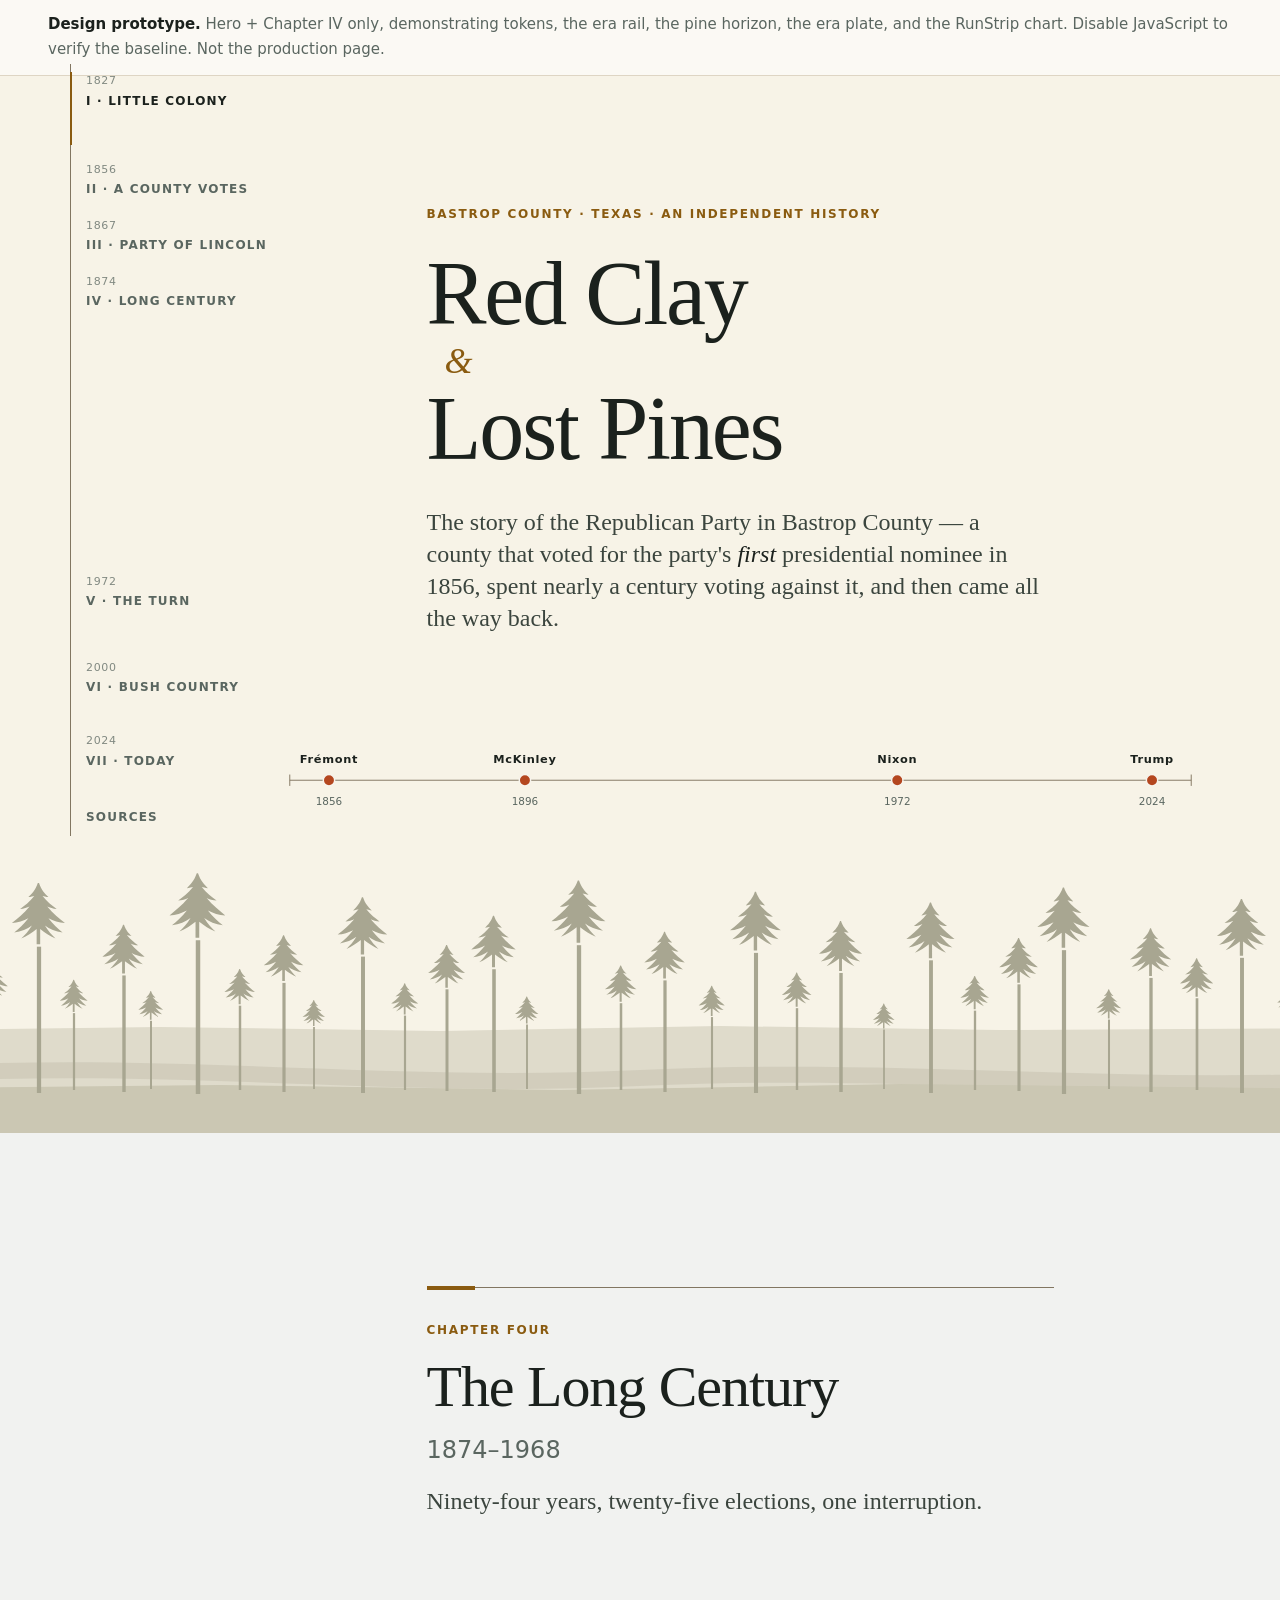
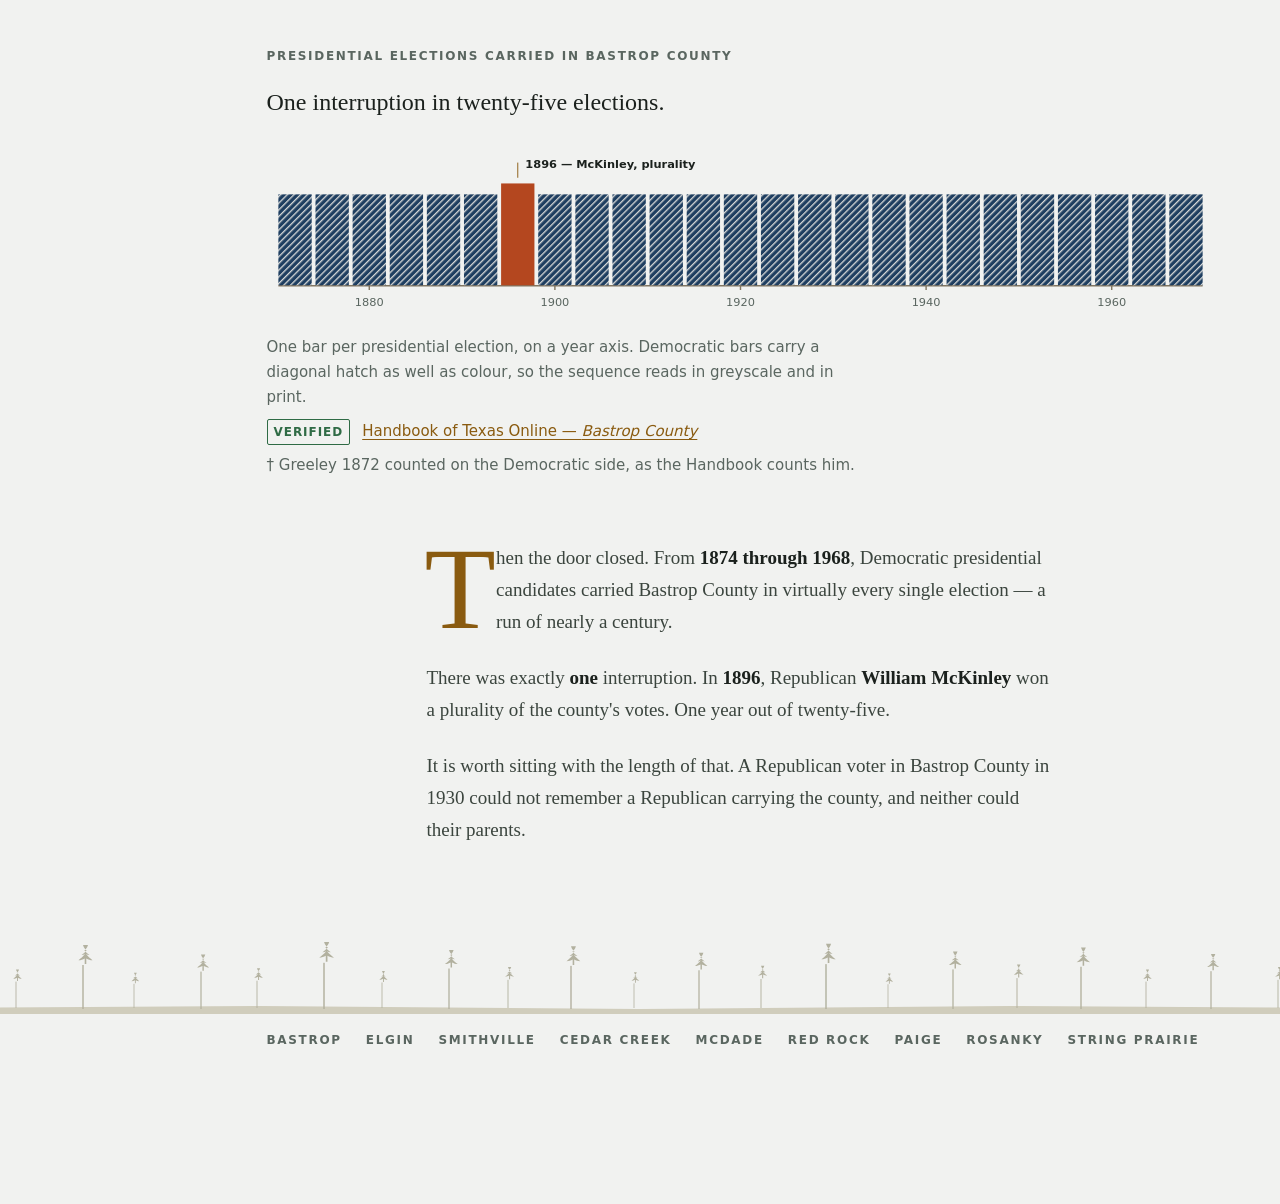
<file: .claude/design/prototype.html>
<!DOCTYPE html>
<html lang="en" data-theme="dark">
<head>
<meta charset="utf-8">
<meta name="viewport" content="width=device-width, initial-scale=1">
<title>Red Clay &amp; Lost Pines — design prototype (hero + Chapter IV)</title>
<meta name="robots" content="noindex">
<link rel="icon" href="data:image/svg+xml,%3Csvg xmlns='http://www.w3.org/2000/svg' viewBox='0 0 32 32'%3E%3Crect width='32' height='32' fill='%230F1512'/%3E%3Crect x='9' y='7' width='2' height='19' fill='%23D9A441'/%3E%3Crect x='15' y='4' width='2' height='22' fill='%23D9A441'/%3E%3Crect x='21' y='9' width='2' height='17' fill='%23D9A441'/%3E%3C/svg%3E">
<script>document.documentElement.className='js';</script>
<style>
/* ==========================================================================
   PROTOTYPE — demonstrates the direction in .claude/design/ux-direction.md
   Hero + Chapter IV only. Self-contained. No fetches. Works with JS disabled.
   ========================================================================== */

/* ---------------------------------------------------------------- TOKENS */
:root {
  /* surfaces */
  --bg:#0F1512; --bg-alt:#141B17; --surface:#1A231F; --raised:#212B26;
  /* lines */
  --hair:#2C3833; --rule:#42524B; --axis:#64766E;
  /* text */
  --text:#F2F0EA; --text-soft:#CBD3CC; --text-dim:#9BA9A1;
  /* interface accent — brass. NEVER a party colour. */
  --brass:#D9A441; --brass-hi:#EFC97F; --link:#E0AC4D; --link-hover:#EFC97F; --focus:#F5C86A;
  /* DATA ONLY */
  --data-r:#F0A177; --data-r-deep:#B44E22;
  --data-d:#4E7BAE; --data-d-deep:#365A85;
  --data-neutral:#B9A98C;
  --verified:#8FBF9A; --unverified:#B9A98C;
  /* era tints */
  --era-ground:#12160F; --era-rupture:#0F1512; --era-iron:#101619;
  --era-turn:#131611;   --era-present:#141B17;
  /* horizon */
  --horizon-far:#18211C; --horizon-mid:#1E2A24; --horizon-near:#2C3A33;

  /* type */
  --font-display:"Iowan Old Style","Palatino Linotype",Palatino,"Book Antiqua",Charter,"Bitstream Charter","Sitka Text",Cambria,Georgia,"Times New Roman",serif;
  --font-text:var(--font-display);
  --font-ui:ui-sans-serif,system-ui,-apple-system,"Segoe UI",Roboto,"Helvetica Neue",Arial,sans-serif;
  --font-figure:var(--font-ui);

  /* Bastrop Scale — 1.250 major third, base 19px */
  --t--2:0.75rem;
  --t--1:clamp(0.875rem,0.845rem + 0.124vw,0.9375rem);
  --t-0: clamp(1.0625rem,1.002rem + 0.247vw,1.1875rem);
  --t-1: clamp(1.3125rem,1.222rem + 0.370vw,1.5rem);
  --t-2: clamp(1.5625rem,1.412rem + 0.617vw,1.875rem);
  --t-3: clamp(1.875rem,1.664rem + 0.864vw,2.3125rem);
  --t-4: clamp(2.25rem,1.949rem + 1.235vw,2.875rem);
  --t-5: clamp(2.625rem,2.144rem + 1.975vw,3.625rem);
  --t-6: clamp(3.125rem,2.463rem + 2.716vw,4.5rem);
  --t-7: clamp(3.625rem,2.662rem + 3.951vw,5.625rem);

  /* space — 8px base */
  --sp-1:.25rem; --sp-2:.5rem; --sp-3:.75rem; --sp-4:1rem; --sp-5:1.5rem;
  --sp-6:2rem; --sp-7:3rem; --sp-8:4rem; --sp-9:6rem; --sp-10:8rem;
  --sp-11:10rem; --sp-12:12rem;

  --radius-0:0; --radius-1:2px; --radius-2:4px;
  --shadow-2:0 8px 24px -12px rgb(0 0 0 / .35);

  /* motion */
  --dur-1:120ms; --dur-2:200ms; --dur-3:320ms; --dur-4:520ms; --dur-5:900ms;
  --ease-out:cubic-bezier(.22,1,.36,1);
  --ease-in-out:cubic-bezier(.65,0,.35,1);
  --ease-standard:cubic-bezier(.2,0,0,1);

  /* grid */
  --gutter:clamp(20px,5vw,48px);
  --rail:0px;
  /* NOTE: a bare min(66ch,100%) resolves 100% against the grid container, so the
     gutters get ADDED and the page overflows sideways at narrow widths.
     Subtract them here. Verified: scrollWidth === clientWidth at 320/390/768. */
  --content:min(66ch, 100% - var(--gutter) * 2);
}
:root[data-theme="light"] {
  --bg:#F7F4ED; --bg-alt:#F0EBE0; --surface:#FBF9F4; --raised:#FFFFFF;
  --hair:#DED5C4; --rule:#B5A893; --axis:#827661;
  --text:#1B211D; --text-soft:#3B453E; --text-dim:#5A6660;
  --brass:#8A5B10; --brass-hi:#6E4809; --link:#8A5B10; --link-hover:#6E4809; --focus:#8A5B10;
  --data-r:#B4471F; --data-r-deep:#8E3213;
  --data-d:#1E3E60; --data-d-deep:#152C45;
  --data-neutral:#6B5C42; --verified:#2F6B45; --unverified:#6B5C42;
  --era-ground:#F7F3E7; --era-rupture:#F7F4ED; --era-iron:#F1F2F0;
  --era-turn:#F8F4E9;   --era-present:#F0EBE0;
  --horizon-far:#DFDBCB; --horizon-mid:#CBC7B3; --horizon-near:#A8A691;
}

/* ----------------------------------------------------------------- RESET */
*,*::before,*::after{box-sizing:border-box}
body{margin:0;background:var(--bg);color:var(--text-soft);
  font-family:var(--font-text);font-size:var(--t-0);line-height:1.684;
  -webkit-font-smoothing:antialiased;text-rendering:optimizeLegibility}
img,svg{display:block;max-width:100%}
h1,h2,h3,p,ol,ul,dl,figure,table{margin:0}
a{color:var(--link);text-decoration:underline;text-decoration-thickness:1px;text-underline-offset:3px;
  transition:color var(--dur-1) var(--ease-standard),text-decoration-thickness var(--dur-1)}
a:hover{color:var(--link-hover);text-decoration-thickness:2px}
:focus-visible{outline:2px solid var(--focus);outline-offset:3px;border-radius:var(--radius-1)}
::selection{background:var(--brass);color:var(--bg)}
.vh{position:absolute;width:1px;height:1px;margin:-1px;padding:0;overflow:hidden;clip-path:inset(50%);white-space:nowrap}

.skip{position:absolute;left:-9999px;top:0;z-index:200;background:var(--brass);color:var(--bg);
  padding:var(--sp-3) var(--sp-4);font-family:var(--font-ui);font-weight:600;min-height:44px}
.skip:focus{left:0}

/* ------------------------------------------------------------ THE CANVAS */
.canvas{
  display:grid;
  grid-template-columns:
    [full-start] minmax(var(--gutter),1fr)
    [rail-start] var(--rail)
    [rail-end wide-start] minmax(0,10rem)
    [text-start] var(--content) [text-end]
    minmax(0,10rem) [wide-end]
    minmax(var(--gutter),1fr) [full-end];
}
.canvas > *{grid-column:text}
.canvas > .wide{grid-column:wide}
.canvas > .full{grid-column:full}
.canvas > .railcol{grid-column:rail}

section{padding-block:clamp(var(--sp-9),12vw,var(--sp-12));position:relative}
[data-era="ground"] {background:var(--era-ground)}
[data-era="rupture"]{background:var(--era-rupture)}
[data-era="iron"]   {background:var(--era-iron)}
[data-era="turn"]   {background:var(--era-turn)}
[data-era="present"]{background:var(--era-present)}

/* --------------------------------------------------------- PINE HORIZON */
.horizon{grid-column:full;width:100%;height:300px;pointer-events:none;user-select:none}
.horizon--divider{height:72px;margin-top:var(--sp-9);opacity:.85}
.horizon .far {fill:var(--horizon-far)}
.horizon .mid {fill:var(--horizon-mid)}
.horizon .near{fill:var(--horizon-near)}
.horizon .river{fill:var(--data-d-deep);opacity:.10}
:root[data-theme="light"] .horizon .river{fill:var(--axis);opacity:.14}

.townmarks{grid-column:wide;display:flex;flex-wrap:wrap;gap:var(--sp-2) var(--sp-5);
  font-family:var(--font-ui);font-size:var(--t--2);font-weight:600;letter-spacing:.14em;
  text-transform:uppercase;color:var(--text-dim);margin-top:var(--sp-4)}
.townmarks b{color:var(--brass);font-weight:600}

/* ------------------------------------------------------------- ERA RAIL */
.rail{display:none}
@media (min-width:1120px){
  :root{--rail:200px}
  .rail{
    display:block;position:fixed;top:0;bottom:0;
    left:max(var(--gutter),calc((100vw - 1140px)/2));
    width:200px;padding-block:var(--sp-8);z-index:40;
    font-family:var(--font-ui);
    /* the rail never scrolls the page: it is a fixed time axis */
    overflow:hidden;
  }
  .rail__spine{position:absolute;left:0;top:var(--sp-8);bottom:var(--sp-8);width:1px;background:var(--axis)}
  .rail__fill{position:absolute;left:0;top:var(--sp-8);width:2px;height:calc(100% - var(--sp-8)*2);
    background:var(--brass);transform-origin:top;transform:scaleY(0);
    transition:transform var(--dur-2) linear}
  /* Entries are sized by the LENGTH OF THEIR ERA, not evenly. The 94-year
     Long Century therefore occupies visibly more rail than 1856–1860 does.
     This is what makes the rail a time axis instead of a progress bar. */
  .rail ol{list-style:none;margin:0;padding:0;position:relative;height:100%;
    display:flex;flex-direction:column}
  .rail li{padding-left:var(--sp-4);position:relative;flex:var(--span,1) 1 0;min-height:3.5rem}
  .rail a{display:block;padding-block:var(--sp-2);text-decoration:none;
    font-size:var(--t--2);font-weight:600;letter-spacing:.1em;text-transform:uppercase;
    color:var(--text-dim);overflow:hidden;text-overflow:ellipsis;white-space:nowrap;
    transition:color var(--dur-1) var(--ease-standard)}
  .rail a:hover{color:var(--text)}
  .rail a[aria-current]{color:var(--text)}
  .rail a[aria-current]::before{content:"";position:absolute;left:0;top:var(--sp-2);bottom:var(--sp-2);
    width:2px;background:var(--brass)}
  .rail .yr{display:block;font-size:11px;font-weight:400;letter-spacing:.06em;
    font-variant-numeric:tabular-nums;color:var(--text-dim);opacity:.75;text-transform:none}
}

/* ------------------------------------------------------------ TOP CHIP */
.topbar{position:sticky;top:0;z-index:50;display:flex;align-items:center;gap:var(--sp-3);
  min-height:56px;padding-inline:var(--gutter);
  background:color-mix(in srgb,var(--bg) 92%,transparent);
  backdrop-filter:blur(12px);border-bottom:1px solid var(--hair);
  font-family:var(--font-ui)}
.wordmark{font-family:var(--font-display);font-size:var(--t--1);color:var(--text);
  text-decoration:none;white-space:nowrap;
  /* flex items default to min-width:auto and refuse to shrink — that is what
     pushed the bar past the viewport at 320px. */
  min-width:0;overflow:hidden;text-overflow:ellipsis}
.wordmark b{font-weight:600}
.chip{font-size:var(--t--2);color:var(--text-dim);letter-spacing:.06em;
  overflow:hidden;text-overflow:ellipsis;white-space:nowrap;flex:1 1 auto;min-width:0}
@media (max-width:479px){.chip{display:none}}
@media (min-width:1120px){.topbar{display:none}}

details.toc{position:relative;flex:none}
details.toc > summary{list-style:none;cursor:pointer;display:flex;align-items:center;gap:var(--sp-2);
  min-height:44px;padding-inline:var(--sp-3);font-size:var(--t--2);font-weight:600;
  letter-spacing:.1em;text-transform:uppercase;color:var(--text);
  border:1px solid var(--hair);border-radius:var(--radius-1)}
details.toc > summary::-webkit-details-marker{display:none}
details.toc > summary::after{content:"";width:7px;height:7px;border-right:1.5px solid currentColor;
  border-bottom:1.5px solid currentColor;transform:rotate(45deg) translate(-2px,-2px);
  transition:transform var(--dur-2) var(--ease-standard)}
details.toc[open] > summary::after{transform:rotate(-135deg) translate(-2px,-2px)}
details.toc > div{position:absolute;right:0;top:calc(100% + 8px);width:min(320px,calc(100vw - 2*var(--gutter)));
  background:var(--surface);border:1px solid var(--hair);border-radius:var(--radius-2);
  box-shadow:var(--shadow-2);padding:var(--sp-2)}
details.toc ol{list-style:none;margin:0;padding:0}
details.toc a{display:flex;justify-content:space-between;gap:var(--sp-4);align-items:baseline;
  min-height:48px;padding:var(--sp-3);text-decoration:none;color:var(--text);
  font-size:var(--t--1);border-bottom:1px solid var(--hair)}
details.toc li:last-child a{border-bottom:0}
details.toc a span{color:var(--text-dim);font-family:var(--font-figure);
  font-variant-numeric:tabular-nums;font-size:var(--t--2);white-space:nowrap}

.toggle{flex:none;width:44px;height:44px;display:grid;place-items:center;cursor:pointer;
  background:var(--surface);border:1px solid var(--hair);border-radius:var(--radius-1);
  transition:background var(--dur-1) var(--ease-standard)}
.toggle:hover{background:var(--raised)}
.toggle i{display:block;width:16px;height:16px;border:1px solid var(--axis);border-radius:1px;
  background:linear-gradient(90deg,var(--text) 0 50%,transparent 50% 100%)}

/* ----------------------------------------------------------------- HERO */
.hero{min-height:100svh;display:grid;align-content:center;
  padding-block:var(--sp-10) 300px;position:relative;overflow:hidden;
  background:var(--era-ground)}
.hero .horizon{position:absolute;inset:auto 0 -1px 0}
.eyebrow{font-family:var(--font-ui);font-size:var(--t--2);font-weight:600;letter-spacing:.14em;
  text-transform:uppercase;color:var(--brass);margin-bottom:var(--sp-5)}
.hero h1{font-family:var(--font-display);font-weight:400;font-size:var(--t-7);
  line-height:1.022;letter-spacing:-.024em;color:var(--text);text-wrap:balance;margin:0}
.hero h1 .amp{display:block;font-size:.4em;color:var(--brass);font-style:italic;
  line-height:1.2;margin-left:.5em}
.dek{font-size:var(--t-1);line-height:1.333;color:var(--text-soft);max-width:52ch;
  margin-top:var(--sp-6);text-wrap:pretty}
.dek em{font-style:italic;color:var(--text)}

/* the Spine — hero time axis, built from a table */
.spine{margin-top:var(--sp-9);position:relative;z-index:2}
.spine svg{width:100%;height:auto}
.spine a{text-decoration:none}
.spine .ax{stroke:var(--axis);stroke-width:1}
.spine .mk{fill:var(--data-r);stroke:var(--bg);stroke-width:1.5}
.spine a:hover .mk,.spine a:focus-visible .mk{fill:var(--data-r-deep)}
.spine .lbl{fill:var(--text);font-family:var(--font-ui);font-size:12px;font-weight:600;letter-spacing:.06em}
.spine .sub{fill:var(--text-dim);font-family:var(--font-ui);font-size:11px}
.spine .yr {fill:var(--text-dim);font-family:var(--font-ui);font-size:12px;font-variant-numeric:tabular-nums}

/* ----------------------------------------------------------- ERA PLATE */
.era-plate{border-top:1px solid var(--axis);padding-top:var(--sp-6);margin-bottom:var(--sp-8);position:relative}
.era-plate .num{display:block;font-family:var(--font-ui);font-size:var(--t--2);font-weight:600;
  letter-spacing:.14em;text-transform:uppercase;color:var(--brass);margin-bottom:var(--sp-4)}
.era-plate h2{font-family:var(--font-display);font-weight:400;font-size:var(--t-5);
  line-height:1.069;letter-spacing:-.018em;color:var(--text);text-wrap:balance}
.era-plate .range{font-family:var(--font-figure);font-size:var(--t-1);font-variant-numeric:tabular-nums;
  color:var(--text-dim);margin-top:var(--sp-3)}
.era-plate .dek{font-size:var(--t-1);color:var(--text-soft);max-width:52ch;margin-top:var(--sp-4)}
@media (min-width:1120px){
  .era-plate::before{content:"";position:absolute;left:0;top:-2px;width:48px;height:4px;background:var(--brass)}
}

/* --------------------------------------------------------------- PROSE */
.prose p{max-width:66ch;margin-bottom:var(--sp-5);text-wrap:pretty}
.prose p:last-child{margin-bottom:0}
.prose strong{color:var(--text);font-weight:600}
@media (min-width:900px){
  .prose > p:first-of-type::first-letter{
    initial-letter:3;-webkit-initial-letter:3;
    font-family:var(--font-display);color:var(--brass);margin-right:.08em;font-weight:400}
}

/* ---------------------------------------------------------- FIGURE/CHART */
figure{margin:0}
.fig{margin-block:var(--sp-8)}
.fig__title{font-family:var(--font-ui);font-size:var(--t--2);font-weight:600;letter-spacing:.14em;
  text-transform:uppercase;color:var(--text-dim);margin-bottom:var(--sp-4)}
.fig__claim{font-family:var(--font-display);font-size:var(--t-1);color:var(--text);
  max-width:44ch;margin-bottom:var(--sp-5)}
figcaption{font-family:var(--font-ui);font-size:var(--t--1);color:var(--text-dim);
  max-width:60ch;margin-top:var(--sp-3)}
.source-tag{display:flex;flex-wrap:wrap;align-items:baseline;gap:var(--sp-2) var(--sp-3);
  font-family:var(--font-ui);font-size:var(--t--1);color:var(--text-dim);margin-top:var(--sp-2)}
.source-tag .badge{border:1px solid currentColor;border-radius:var(--radius-1);
  padding:2px 6px;font-size:var(--t--2);font-weight:600;letter-spacing:.08em;text-transform:uppercase}
.source-tag .badge[data-state="verified"]{color:var(--verified)}
.source-tag .badge[data-state="reported"]{color:var(--unverified)}

/* the ledger table — the no-JS source of truth for every chart */
.ledger{width:100%;border-collapse:collapse;font-family:var(--font-figure);font-size:var(--t--1);
  font-variant-numeric:tabular-nums}
.ledger caption{text-align:left;font-family:var(--font-ui);font-size:var(--t--1);color:var(--text-dim);
  padding-bottom:var(--sp-3)}
.ledger th,.ledger td{text-align:left;padding:var(--sp-2) var(--sp-4) var(--sp-2) 0;
  border-bottom:1px solid var(--hair);color:var(--text-soft)}
.ledger thead th{border-bottom:1px solid var(--axis);color:var(--text-dim);
  font-family:var(--font-ui);font-size:var(--t--2);font-weight:600;letter-spacing:.1em;text-transform:uppercase}
.ledger tbody th{color:var(--text);font-weight:400}
.ledger .swatch{display:inline-block;width:3px;height:1em;vertical-align:-.15em;margin-right:.55em}
.ledger .swatch[data-party="R"]{background:var(--data-r)}
.ledger .swatch[data-party="D"]{background:var(--data-d)}
.scroller{overflow-x:auto;overscroll-behavior-x:contain}
/* once JS has drawn the SVG, the table becomes the accessible description */
.js .chart--upgraded .ledger-wrap{display:none}
.chart__frame{display:none}
.js .chart--upgraded .chart__frame{display:block}
/* SVG label type is in user units, so a chart squeezed below ~560px renders
   4px labels. Give charts a floor and let the frame scroll instead. */
.chart__svg{min-width:560px;width:100%}

/* RunStrip marks */
.runstrip .bar-d{fill:var(--data-d)}
.runstrip .bar-r{fill:var(--data-r)}
.runstrip .hatch{fill:url(#hatchD)}
.runstrip .base{stroke:var(--axis);stroke-width:1.5}
.runstrip .tick{fill:var(--text-dim);font-family:var(--font-ui);font-size:12px;font-variant-numeric:tabular-nums}
.runstrip .call{fill:var(--text);font-family:var(--font-ui);font-size:12px;font-weight:600}
.runstrip .lead{stroke:var(--brass);stroke-width:1}
.runstrip g[tabindex]:focus-visible rect{stroke:var(--focus);stroke-width:2}

/* -------------------------------------------------------------- REVEAL */
.js [data-reveal]{opacity:0;transform:translateY(12px);
  transition:opacity var(--dur-4) var(--ease-out),transform var(--dur-4) var(--ease-out)}
.js [data-reveal].in{opacity:1;transform:none}

@media (prefers-reduced-motion:reduce){
  *,*::before,*::after{
    animation-duration:1ms !important;animation-iteration-count:1 !important;
    transition-duration:1ms !important;scroll-behavior:auto !important}
  [data-reveal]{opacity:1 !important;transform:none !important}
}

/* --------------------------------------------------------------- PRINT */
@media print{
  .chart__frame{display:none !important}
  :root{--bg:#fff;--bg-alt:#fff;--surface:#fff;--text:#000;--text-soft:#222;--text-dim:#444;
        --hair:#bbb;--axis:#555;--brass:#6E4809}
  .rail,.topbar,.horizon,.toggle,.skip{display:none !important}
  .chart__svg{display:none !important}
  .chart--upgraded .ledger-wrap{display:block !important}
  section{padding-block:var(--sp-6)}
  figure,.era-plate{break-inside:avoid}
  a[href^="http"]::after{content:" (" attr(href) ")";font-size:.8em;color:#444}
}

/* ------------------------------------------------------------- NOTE BAR */
.protonote{font-family:var(--font-ui);font-size:var(--t--1);color:var(--text-dim);
  padding:var(--sp-3) var(--gutter);border-bottom:1px solid var(--hair);background:var(--surface)}
.protonote b{color:var(--text)}
</style>
</head>
<body>

<a class="skip" href="#ch4">Skip to the story</a>

<p class="protonote"><b>Design prototype.</b> Hero + Chapter IV only, demonstrating tokens, the era
rail, the pine horizon, the era plate, and the RunStrip chart. Disable JavaScript to verify the
baseline. Not the production page.</p>

<!-- ============================ ERA RAIL (>=1120px) ==================== -->
<nav class="rail" aria-label="Chapters">
  <div class="rail__spine" aria-hidden="true"></div>
  <div class="rail__fill" id="railFill" aria-hidden="true"></div>
  <!-- --span = years the era covers -->
  <ol>
    <li style="--span:29"><a href="#top"><span class="yr">1827</span>I · Little Colony</a></li>
    <li style="--span:11"><a href="#ch2"><span class="yr">1856</span>II · A County Votes</a></li>
    <li style="--span:7"><a href="#ch3"><span class="yr">1867</span>III · Party of Lincoln</a></li>
    <li style="--span:98"><a href="#ch4"><span class="yr">1874</span>IV · Long Century</a></li>
    <li style="--span:28"><a href="#ch5"><span class="yr">1972</span>V · The Turn</a></li>
    <li style="--span:24"><a href="#ch6"><span class="yr">2000</span>VI · Bush Country</a></li>
    <li style="--span:10"><a href="#ch7"><span class="yr">2024</span>VII · Today</a></li>
    <li style="--span:6"><a href="#src"><span class="yr">&nbsp;</span>Sources</a></li>
  </ol>
</nav>

<!-- ============================ TOP CHIP (<1120px) ===================== -->
<header class="topbar">
  <a class="wordmark" href="#top"><b>Red Clay</b> &amp; Lost Pines</a>
  <span class="chip" id="chip">An independent history</span>
  <details class="toc">
    <summary>Contents</summary>
    <div>
      <ol>
        <li><a href="#top">I · The Little Colony<span>1827–1837</span></a></li>
        <li><a href="#ch2">II · A County Votes<span>1856–1860</span></a></li>
        <li><a href="#ch3">III · Party of Lincoln<span>1867–1888</span></a></li>
        <li><a href="#ch4">IV · The Long Century<span>1874–1968</span></a></li>
        <li><a href="#ch5">V · The Turn<span>1972</span></a></li>
        <li><a href="#ch6">VI · Bush Country<span>2000–2004</span></a></li>
        <li><a href="#ch7">VII · Today<span>now</span></a></li>
        <li><a href="#src">Sources &amp; Notes<span></span></a></li>
      </ol>
    </div>
  </details>
  <button class="toggle" id="themeToggle" type="button" aria-pressed="false"
          aria-label="Switch to parchment theme"><i aria-hidden="true"></i></button>
</header>

<!-- ================================= HERO ============================== -->
<section class="hero canvas" id="top">

  <!-- PineHorizon: flat prairie horizon, Colorado River bend, loblolly colonnade.
       Vertical trunks with an open, irregular canopy — not a mountain range, and
       not a triangular Christmas-tree conifer. Decorative; aria-hidden. -->
  <svg class="horizon" viewBox="0 0 1440 300" preserveAspectRatio="xMidYMax slice"
       aria-hidden="true" focusable="false">
    <defs>
      <!-- one loblolly, drawn from the base of the trunk upward -->
      <g id="pine">
        <rect x="-1.8" y="-124" width="3.6" height="124"/>
        <path d="M0-178c2 6 5 9 8 12-2 0-4-1-5-1 4 5 8 8 12 11-3 0-6-1-8-2 5 6 10 10 15 14
                 -5 0-10-2-14-4 4 5 8 9 12 12-6-1-11-3-15-6 3 5 6 8 9 11-5-2-9-5-13-8v13h-3
                 v-13c-4 3-8 6-13 8 3-3 6-6 9-11-4 3-9 5-15 6 4-3 8-7 12-12-4 2-9 4-14 4
                 5-4 10-8 15-14-2 1-5 2-8 2 4-3 8-6 12-11-1 0-3 1-5 1 3-3 6-6 8-12z"/>
      </g>
    </defs>

    <!-- far horizon: near-flat, under 6px of deviation across 1440px. Bastrop is flat. -->
    <path class="far" d="M0 196 L240 193 L520 197 L800 192 L1080 196 L1440 194 V300 H0 Z"/>

    <!-- the Colorado River bend -->
    <path class="river" d="M0 232 C260 218 470 248 720 236 C980 224 1200 250 1440 238
                           L1440 254 C1200 266 980 240 720 252 C470 264 260 234 0 248 Z"/>

    <!-- the ground the pines stand on -->
    <path class="mid" d="M0 254 L300 251 L640 256 L980 250 L1440 255 V300 H0 Z"/>

    <!-- the colonnade. x positions are hand-authored and irregular: even spacing
         reads as a fence, not a forest. -->
    <g class="near">
      <use href="#pine" transform="translate(28,258) scale(1.05)"/>
      <use href="#pine" transform="translate(72,256) scale(0.72)"/>
      <use href="#pine" transform="translate(119,259) scale(1.18)"/>
      <use href="#pine" transform="translate(154,256) scale(0.62)"/>
      <use href="#pine" transform="translate(204,258) scale(0.94)"/>
      <use href="#pine" transform="translate(231,255) scale(0.55)"/>
      <use href="#pine" transform="translate(278,260) scale(1.24)"/>
      <use href="#pine" transform="translate(320,256) scale(0.68)"/>
      <use href="#pine" transform="translate(364,258) scale(0.88)"/>
      <use href="#pine" transform="translate(394,255) scale(0.50)"/>
      <use href="#pine" transform="translate(443,259) scale(1.10)"/>
      <use href="#pine" transform="translate(485,256) scale(0.60)"/>
      <use href="#pine" transform="translate(527,257) scale(0.82)"/>
      <use href="#pine" transform="translate(574,258) scale(0.99)"/>
      <use href="#pine" transform="translate(607,255) scale(0.52)"/>
      <use href="#pine" transform="translate(659,260) scale(1.20)"/>
      <use href="#pine" transform="translate(701,256) scale(0.70)"/>
      <use href="#pine" transform="translate(745,258) scale(0.90)"/>
      <use href="#pine" transform="translate(792,255) scale(0.58)"/>
      <use href="#pine" transform="translate(836,259) scale(1.13)"/>
      <use href="#pine" transform="translate(877,256) scale(0.66)"/>
      <use href="#pine" transform="translate(921,258) scale(0.96)"/>
      <use href="#pine" transform="translate(964,255) scale(0.48)"/>
      <use href="#pine" transform="translate(1011,259) scale(1.07)"/>
      <use href="#pine" transform="translate(1055,256) scale(0.64)"/>
      <use href="#pine" transform="translate(1099,257) scale(0.86)"/>
      <use href="#pine" transform="translate(1144,260) scale(1.16)"/>
      <use href="#pine" transform="translate(1189,255) scale(0.56)"/>
      <use href="#pine" transform="translate(1231,258) scale(0.92)"/>
      <use href="#pine" transform="translate(1277,256) scale(0.74)"/>
      <use href="#pine" transform="translate(1322,259) scale(1.09)"/>
      <use href="#pine" transform="translate(1371,255) scale(0.60)"/>
      <use href="#pine" transform="translate(1411,257) scale(0.84)"/>
    </g>
  </svg>

  <p class="eyebrow" data-reveal>Bastrop County · Texas · An independent history</p>

  <h1 data-reveal>Red Clay<span class="amp">&amp;</span>Lost Pines</h1>

  <p class="dek" data-reveal>
    The story of the Republican Party in Bastrop County — a county that voted for the party's
    <em>first</em> presidential nominee in 1856, spent nearly a century voting against it, and
    then came all the way back.
  </p>

  <!-- THE SPINE — a real time axis, four marks, each an anchor.
       Rendered from the table below; the table is the no-JS baseline. -->
  <div class="spine wide" data-reveal>
    <div class="ledger-wrap scroller">
      <table class="ledger">
        <caption>Republican moments in Bastrop County, 1856–2024</caption>
        <thead><tr><th scope="col">Year</th><th scope="col">Candidate</th><th scope="col">Result</th></tr></thead>
        <tbody id="spineData">
          <tr data-year="1856" data-href="#ch2"><th scope="row">1856</th><td>John C. Frémont</td><td><span class="swatch" data-party="R"></span>Carried the county</td></tr>
          <tr data-year="1896" data-href="#ch4"><th scope="row">1896</th><td>William McKinley</td><td><span class="swatch" data-party="R"></span>Plurality</td></tr>
          <tr data-year="1972" data-href="#ch5"><th scope="row">1972</th><td>Richard Nixon</td><td><span class="swatch" data-party="R"></span>Carried the county</td></tr>
          <tr data-year="2024" data-href="#ch7"><th scope="row">2024</th><td>Donald Trump</td><td><span class="swatch" data-party="R"></span>58.6% — every county race</td></tr>
        </tbody>
      </table>
    </div>
    <div class="chart__frame scroller">
      <svg class="chart__svg" id="spineSvg" viewBox="0 0 1000 108" role="img"
           aria-label="Time axis from 1856 to 2024 marking four Republican results in Bastrop County."></svg>
    </div>
  </div>
</section>

<main>

<!-- ============================== CHAPTER IV =========================== -->
<!-- Archetype D — Ledger: the chart is the argument, the prose is its caption. -->
<section class="canvas" id="ch4" data-era="iron">

  <header class="era-plate" data-reveal>
    <span class="num">Chapter Four</span>
    <h2>The Long Century</h2>
    <p class="range"><time datetime="1874">1874</time>–<time datetime="1968">1968</time></p>
    <p class="dek">Ninety-four years, twenty-five elections, one interruption.</p>
  </header>

  <!-- RunStrip: the chart comes FIRST. -->
  <figure class="fig wide chart" id="runFig" data-reveal>
    <p class="fig__title">Presidential elections carried in Bastrop County</p>
    <p class="fig__claim">One interruption in twenty-five elections.</p>

    <div class="ledger-wrap scroller">
      <table class="ledger runstrip-data">
        <caption>Party carrying Bastrop County in each presidential election, 1872–1968.</caption>
        <thead><tr><th scope="col">Year</th><th scope="col">Carried by</th><th scope="col">Note</th></tr></thead>
        <tbody id="runData">
          <tr><th scope="row">1872</th><td data-party="D"><span class="swatch" data-party="D"></span>Democratic</td><td>Greeley, fusion nominee †</td></tr>
          <tr><th scope="row">1876</th><td data-party="D"><span class="swatch" data-party="D"></span>Democratic</td><td></td></tr>
          <tr><th scope="row">1880</th><td data-party="D"><span class="swatch" data-party="D"></span>Democratic</td><td></td></tr>
          <tr><th scope="row">1884</th><td data-party="D"><span class="swatch" data-party="D"></span>Democratic</td><td></td></tr>
          <tr><th scope="row">1888</th><td data-party="D"><span class="swatch" data-party="D"></span>Democratic</td><td></td></tr>
          <tr><th scope="row">1892</th><td data-party="D"><span class="swatch" data-party="D"></span>Democratic</td><td></td></tr>
          <tr><th scope="row">1896</th><td data-party="R"><span class="swatch" data-party="R"></span>Republican</td><td>McKinley — plurality</td></tr>
          <tr><th scope="row">1900</th><td data-party="D"><span class="swatch" data-party="D"></span>Democratic</td><td></td></tr>
          <tr><th scope="row">1904</th><td data-party="D"><span class="swatch" data-party="D"></span>Democratic</td><td></td></tr>
          <tr><th scope="row">1908</th><td data-party="D"><span class="swatch" data-party="D"></span>Democratic</td><td></td></tr>
          <tr><th scope="row">1912</th><td data-party="D"><span class="swatch" data-party="D"></span>Democratic</td><td></td></tr>
          <tr><th scope="row">1916</th><td data-party="D"><span class="swatch" data-party="D"></span>Democratic</td><td></td></tr>
          <tr><th scope="row">1920</th><td data-party="D"><span class="swatch" data-party="D"></span>Democratic</td><td></td></tr>
          <tr><th scope="row">1924</th><td data-party="D"><span class="swatch" data-party="D"></span>Democratic</td><td></td></tr>
          <tr><th scope="row">1928</th><td data-party="D"><span class="swatch" data-party="D"></span>Democratic</td><td></td></tr>
          <tr><th scope="row">1932</th><td data-party="D"><span class="swatch" data-party="D"></span>Democratic</td><td></td></tr>
          <tr><th scope="row">1936</th><td data-party="D"><span class="swatch" data-party="D"></span>Democratic</td><td></td></tr>
          <tr><th scope="row">1940</th><td data-party="D"><span class="swatch" data-party="D"></span>Democratic</td><td></td></tr>
          <tr><th scope="row">1944</th><td data-party="D"><span class="swatch" data-party="D"></span>Democratic</td><td></td></tr>
          <tr><th scope="row">1948</th><td data-party="D"><span class="swatch" data-party="D"></span>Democratic</td><td></td></tr>
          <tr><th scope="row">1952</th><td data-party="D"><span class="swatch" data-party="D"></span>Democratic</td><td></td></tr>
          <tr><th scope="row">1956</th><td data-party="D"><span class="swatch" data-party="D"></span>Democratic</td><td></td></tr>
          <tr><th scope="row">1960</th><td data-party="D"><span class="swatch" data-party="D"></span>Democratic</td><td></td></tr>
          <tr><th scope="row">1964</th><td data-party="D"><span class="swatch" data-party="D"></span>Democratic</td><td></td></tr>
          <tr><th scope="row">1968</th><td data-party="D"><span class="swatch" data-party="D"></span>Democratic</td><td></td></tr>
        </tbody>
      </table>
    </div>

    <div class="chart__frame scroller">
      <svg class="chart__svg runstrip" id="runSvg" viewBox="0 0 1000 186" role="img"
           aria-label="Twenty-five presidential elections from 1872 to 1968. Democrats carried Bastrop County in every one except 1896, when McKinley won a plurality."></svg>
    </div>

    <figcaption>
      One bar per presidential election, on a year axis. Democratic bars carry a diagonal hatch as
      well as colour, so the sequence reads in greyscale and in print.
    </figcaption>
    <p class="source-tag">
      <span class="badge" data-state="verified">Verified</span>
      <a href="#src">Handbook of Texas Online — <i>Bastrop County</i></a>
      <span>† Greeley 1872 counted on the Democratic side, as the Handbook counts him.</span>
    </p>
  </figure>

  <div class="prose" data-reveal>
    <p>
      Then the door closed. From <strong>1874 through 1968</strong>, Democratic presidential
      candidates carried Bastrop County in virtually every single election — a run of nearly a
      century.
    </p>
    <p>
      There was exactly <strong>one</strong> interruption. In <strong>1896</strong>, Republican
      <strong>William McKinley</strong> won a plurality of the county's votes. One year out of
      twenty-five.
    </p>
    <p>
      It is worth sitting with the length of that. A Republican voter in Bastrop County in 1930
      could not remember a Republican carrying the county, and neither could their parents.
    </p>
  </div>

  <!-- the same motif as an era divider: a distant treeline, 72px tall -->
  <svg class="horizon horizon--divider" viewBox="0 0 1440 72" preserveAspectRatio="xMidYMax slice"
       aria-hidden="true" focusable="false">
    <defs>
      <g id="pine-sm">
        <rect x="-0.7" y="-44" width="1.4" height="44"/>
        <path d="M0-64c1 3 2 4 3.5 5.5-1 0-1.8-.4-2.4-.6 1.8 2.4 3.6 3.8 5.4 5-1.4 0-2.6-.4-3.6-.9
                 2.2 2.6 4.4 4.4 6.6 6.2-2.2 0-4.4-.9-6.2-1.8v5.6h-1.6v-5.6c-1.8.9-4 1.8-6.2 1.8
                 2.2-1.8 4.4-3.6 6.6-6.2-1 .5-2.2.9-3.6.9 1.8-1.2 3.6-2.6 5.4-5-.6.2-1.4.6-2.4.6
                 1.5-1.5 2.5-2.5 3.5-5.5z"/>
      </g>
    </defs>
    <path class="mid" d="M0 66 L340 64 L720 67 L1090 64 L1440 66 V72 H0 Z"/>
    <g class="near">
      <use href="#pine-sm" transform="translate(38,67) scale(0.9)"/>
      <use href="#pine-sm" transform="translate(96,66) scale(0.6)"/>
      <use href="#pine-sm" transform="translate(163,67) scale(1.0)"/>
      <use href="#pine-sm" transform="translate(214,66) scale(0.55)"/>
      <use href="#pine-sm" transform="translate(281,67) scale(0.85)"/>
      <use href="#pine-sm" transform="translate(337,66) scale(0.62)"/>
      <use href="#pine-sm" transform="translate(404,67) scale(1.05)"/>
      <use href="#pine-sm" transform="translate(462,66) scale(0.58)"/>
      <use href="#pine-sm" transform="translate(529,67) scale(0.92)"/>
      <use href="#pine-sm" transform="translate(588,66) scale(0.64)"/>
      <use href="#pine-sm" transform="translate(651,67) scale(0.98)"/>
      <use href="#pine-sm" transform="translate(714,66) scale(0.56)"/>
      <use href="#pine-sm" transform="translate(779,67) scale(0.88)"/>
      <use href="#pine-sm" transform="translate(841,66) scale(0.66)"/>
      <use href="#pine-sm" transform="translate(906,67) scale(1.02)"/>
      <use href="#pine-sm" transform="translate(968,66) scale(0.54)"/>
      <use href="#pine-sm" transform="translate(1033,67) scale(0.9)"/>
      <use href="#pine-sm" transform="translate(1097,66) scale(0.68)"/>
      <use href="#pine-sm" transform="translate(1161,67) scale(0.96)"/>
      <use href="#pine-sm" transform="translate(1226,66) scale(0.6)"/>
      <use href="#pine-sm" transform="translate(1291,67) scale(0.86)"/>
      <use href="#pine-sm" transform="translate(1358,66) scale(0.64)"/>
      <use href="#pine-sm" transform="translate(1414,67) scale(0.94)"/>
    </g>
  </svg>

  <p class="townmarks" aria-label="Towns of Bastrop County">
    <span>Bastrop</span><span>Elgin</span><span>Smithville</span><span>Cedar Creek</span>
    <span>McDade</span><span>Red Rock</span><span>Paige</span><span>Rosanky</span><span>String Prairie</span>
  </p>
</section>

</main>

<script>
(function(){
  'use strict';
  var root=document.documentElement;
  var mqReduce=window.matchMedia('(prefers-reduced-motion: reduce)');
  var reduce=mqReduce.matches;
  mqReduce.addEventListener&&mqReduce.addEventListener('change',function(e){reduce=e.matches;});

  /* ---- theme ---- */
  var toggle=document.getElementById('themeToggle');
  try{var s=localStorage.getItem('rcl-theme'); if(s) root.setAttribute('data-theme',s);
      else if(matchMedia('(prefers-color-scheme: light)').matches) root.setAttribute('data-theme','light');}catch(e){}
  function syncToggle(){
    var light=root.getAttribute('data-theme')==='light';
    toggle.setAttribute('aria-pressed',String(light));
    toggle.setAttribute('aria-label',light?'Switch to dark theme':'Switch to parchment theme');
  }
  syncToggle();
  toggle.addEventListener('click',function(){
    var next=root.getAttribute('data-theme')==='light'?'dark':'light';
    root.setAttribute('data-theme',next);
    try{localStorage.setItem('rcl-theme',next);}catch(e){}
    syncToggle();
  });

  var NS='http://www.w3.org/2000/svg';
  function el(n,a){var e=document.createElementNS(NS,n);for(var k in a)e.setAttribute(k,a[k]);return e;}

  /* ---- THE SPINE: built from the table, never from a literal ---- */
  (function(){
    var svg=document.getElementById('spineSvg'); if(!svg) return;
    var rows=[].slice.call(document.querySelectorAll('#spineData tr'));
    if(!rows.length) return;
    var W=1000,m=24,y=52;
    var lo=1848, hi=2032;
    function X(yr){return m+(yr-lo)/(hi-lo)*(W-2*m);}
    svg.appendChild(el('line',{class:'ax',x1:m,y1:y,x2:W-m,y2:y}));
    svg.appendChild(el('line',{class:'ax',x1:m,y1:y-6,x2:m,y2:y+6}));
    svg.appendChild(el('line',{class:'ax',x1:W-m,y1:y-6,x2:W-m,y2:y+6}));
    rows.forEach(function(r){
      var yr=+r.getAttribute('data-year');
      var a=el('a',{href:r.getAttribute('data-href')||'#'});
      a.appendChild(el('circle',{class:'mk',cx:X(yr),cy:y,r:6}));
      var nm=r.children[1].textContent.split(' ').pop();
      var lb=el('text',{class:'lbl',x:X(yr),y:y-18,'text-anchor':'middle'});lb.textContent=nm;
      var sb=el('text',{class:'sub',x:X(yr),y:y+26,'text-anchor':'middle'});sb.textContent=yr;
      a.appendChild(lb);a.appendChild(sb);
      svg.appendChild(a);
    });
    svg.closest('.spine').classList.add('chart--upgraded');
  })();

  /* ---- RUNSTRIP: built from the table ---- */
  (function(){
    var svg=document.getElementById('runSvg'); if(!svg) return;
    var rows=[].slice.call(document.querySelectorAll('#runData tr'));
    if(!rows.length) return;

    var defs=el('defs',{});
    var pat=el('pattern',{id:'hatchD',width:5,height:5,patternUnits:'userSpaceOnUse',patternTransform:'rotate(45)'});
    pat.appendChild(el('rect',{width:5,height:5,fill:'var(--data-d)'}));
    pat.appendChild(el('rect',{width:1.4,height:5,fill:'var(--bg)',opacity:.85}));
    defs.appendChild(pat); svg.appendChild(defs);

    var W=1000,m=12,base=146,band=96,gap=4;
    var n=rows.length, w=(W-2*m-(n-1)*gap)/n;
    svg.appendChild(el('line',{class:'base',x1:m,y1:base+.5,x2:W-m,y2:base+.5}));

    rows.forEach(function(r,i){
      var yr=r.children[0].textContent.trim();
      var party=r.children[1].getAttribute('data-party');
      var note=r.children[2].textContent.trim();
      var isR=party==='R';
      var h=isR?band*1.12:band;
      var x=m+i*(w+gap), yTop=base-h;
      var g=el('g',{tabindex:'0',role:'img'});
      g.setAttribute('aria-label',yr+': '+(isR?'Republican':'Democratic')+(note?' — '+note:''));
      g.appendChild(el('rect',{
        x:x.toFixed(2), y:yTop.toFixed(2), width:w.toFixed(2), height:h.toFixed(2),
        class:isR?'bar-r':'hatch'
      }));
      svg.appendChild(g);
      if(isR){
        var cx=x+w/2;
        svg.appendChild(el('line',{class:'lead',x1:cx,y1:yTop-6,x2:cx,y2:yTop-22}));
        var lab=el('text',{class:'call',x:cx+8,y:yTop-16});
        lab.textContent='1896 — McKinley, plurality';
        svg.appendChild(lab);
      }
    });

    [1880,1900,1920,1940,1960].forEach(function(d){
      var i=(d-1872)/4, x=m+i*(w+gap)+w/2;
      svg.appendChild(el('line',{class:'base',x1:x,y1:base,x2:x,y2:base+5,'stroke-width':1}));
      var t=el('text',{class:'tick',x:x,y:base+22,'text-anchor':'middle'});t.textContent=d;
      svg.appendChild(t);
    });

    document.getElementById('runFig').classList.add('chart--upgraded');
  })();

  /* ---- reveal: capped stagger, opacity + transform only ---- */
  var items=document.querySelectorAll('[data-reveal]');
  if(!('IntersectionObserver' in window)||reduce){
    [].forEach.call(items,function(e){e.classList.add('in');});
  }else{
    var io=new IntersectionObserver(function(entries){
      entries.forEach(function(en,i){
        if(!en.isIntersecting) return;
        var d=Math.min(i,3)*60;                     /* capped at four */
        setTimeout(function(){en.target.classList.add('in');},d);
        io.unobserve(en.target);
      });
    },{rootMargin:'0px 0px -10% 0px',threshold:.05});
    [].forEach.call(items,function(e){io.observe(e);});
  }

  /* ---- rail progress + active chapter: transform only, no layout ---- */
  var fill=document.getElementById('railFill');
  var chip=document.getElementById('chip');
  var links=[].slice.call(document.querySelectorAll('.rail a'));
  var targets=links.map(function(a){return document.querySelector(a.getAttribute('href'));});
  var tick=false;
  function onScroll(){
    if(tick) return; tick=true;
    requestAnimationFrame(function(){
      var max=document.documentElement.scrollHeight-innerHeight;
      var p=max>0?Math.min(scrollY/max,1):0;
      if(fill) fill.style.transform='scaleY('+p.toFixed(4)+')';
      var mark=scrollY+innerHeight*0.35, cur=-1;
      for(var i=0;i<targets.length;i++){
        if(targets[i]&&targets[i].getBoundingClientRect().top+scrollY<=mark) cur=i;
      }
      links.forEach(function(a,i){
        if(i===cur) a.setAttribute('aria-current','true'); else a.removeAttribute('aria-current');
      });
      if(chip&&cur>-1&&links[cur]) chip.textContent=links[cur].textContent.replace(/^\s*\d{4}\s*/,'').trim();
      tick=false;
    });
  }
  addEventListener('scroll',onScroll,{passive:true});
  addEventListener('resize',onScroll);
  onScroll();
})();
</script>
</body>
</html>
</file>
<file: assets/css/style.css>
/* ==========================================================================
   Red Clay & Lost Pines — "The Ledger and the Ground"
   Built to .claude/design/ux-direction.md. Static. No fetches. No frameworks.
   The document is complete and readable with JavaScript disabled; the `js`
   class on <html> is what opts in to reveal animation and chart upgrades.
   ========================================================================== */

/* ---------------------------------------------------------------- TOKENS */

/* STRUCTURE — type, space, motion, grid. Theme-independent, and deliberately
   declared on a BARE `:root` (specificity 0,1,0).
   Do not move any of these into the themed blocks below. `:root[data-theme=
   "dark"]` scores (0,2,0), so a structural token declared there silently
   outranks every later bare-`:root` override — and because the theme attribute
   is only present in one theme, the override then works in light and fails in
   dark. That is exactly how `--rail` collapsed the era-rail grid track to 0px
   in dark mode, sliding every `.canvas` child 108px left under the fixed rail. */
:root{
  /* type — system stacks only. Nothing is fetched, nothing is committed. */
  --font-display:"Iowan Old Style","Palatino Linotype",Palatino,"Book Antiqua",Charter,"Bitstream Charter","Sitka Text",Cambria,Georgia,"Times New Roman",serif;
  --font-text:var(--font-display);
  --font-ui:ui-sans-serif,system-ui,-apple-system,"Segoe UI",Roboto,"Helvetica Neue",Arial,sans-serif;
  --font-figure:var(--font-ui);

  /* the Bastrop Scale — 1.250 major third, base 19px, fluid 390→1200 */
  --t--2:0.75rem;
  --t--1:clamp(0.875rem,0.845rem + 0.124vw,0.9375rem);
  --t-0: clamp(1.0625rem,1.002rem + 0.247vw,1.1875rem);
  --t-1: clamp(1.3125rem,1.222rem + 0.370vw,1.5rem);
  --t-2: clamp(1.5625rem,1.412rem + 0.617vw,1.875rem);
  --t-3: clamp(1.875rem,1.664rem + 0.864vw,2.3125rem);
  --t-4: clamp(2.25rem,1.949rem + 1.235vw,2.875rem);
  --t-5: clamp(2.625rem,2.144rem + 1.975vw,3.625rem);
  --t-6: clamp(3.125rem,2.463rem + 2.716vw,4.5rem);
  --t-7: clamp(3.625rem,2.662rem + 3.951vw,5.625rem);

  /* space — 8px base, one scale */
  --sp-1:.25rem; --sp-2:.5rem; --sp-3:.75rem; --sp-4:1rem; --sp-5:1.5rem;
  --sp-6:2rem; --sp-7:3rem; --sp-8:4rem; --sp-9:6rem; --sp-10:8rem;
  --sp-11:10rem; --sp-12:12rem;

  --radius-0:0; --radius-1:2px; --radius-2:4px;

  /* motion */
  --dur-1:120ms; --dur-2:200ms; --dur-3:320ms; --dur-4:520ms; --dur-5:900ms;
  --ease-out:cubic-bezier(.22,1,.36,1);
  --ease-in-out:cubic-bezier(.65,0,.35,1);
  --ease-standard:cubic-bezier(.2,0,0,1);

  /* grid. NOTE: a bare min(66ch,100%) resolves its 100% against the grid
     container, so the gutters get ADDED and the page gains sideways scroll at
     narrow widths. Subtract them here. */
  --gutter:clamp(20px,5vw,48px);
  --rail:0px;
  --content:min(66ch, 100% - var(--gutter) * 2);
}

/* COLOUR — dark is the default theme. Colour tokens ONLY below this line. */
:root,:root[data-theme="dark"]{
  /* surfaces */
  --bg:#0F1512; --bg-alt:#141B17; --surface:#1A231F; --raised:#212B26;
  /* lines: --hair and --rule are DECORATIVE. Anything carrying data meaning
     uses --axis, which clears 3:1 on every background in both themes. */
  --hair:#2C3833; --axis:#64766E;
  /* text */
  --text:#F2F0EA; --text-soft:#CBD3CC; --text-dim:#9BA9A1;
  /* interface accent — brass. NEVER a party colour. */
  --brass:#D9A441; --brass-hi:#EFC97F; --link:#E0AC4D; --link-hover:#EFC97F; --focus:#F5C86A;
  /* DATA ONLY — never a button, a link, a border or a hover state */
  --data-r:#F0A177; --data-r-deep:#B44E22;
  --data-d:#4E7BAE; --data-d-deep:#365A85;
  --data-neutral:#B9A98C;
  /* provenance */
  --verified:#8FBF9A; --unverified:#B9A98C;
  /* era tints — one desaturation/temperature axis, five stops, sub-threshold */
  --era-ground:#12160F; --era-rupture:#0F1512; --era-iron:#101619;
  --era-turn:#131611;   --era-present:#141B17;
  /* horizon bands — behind no text, so no contrast requirement */
  --horizon-far:#18211C; --horizon-mid:#1E2A24; --horizon-near:#2C3A33;
  /* shadow is colour-bearing, so it is themed */
  --shadow-2:0 8px 24px -12px rgb(0 0 0 / .35);
}
:root[data-theme="light"]{
  --bg:#F7F4ED; --bg-alt:#F0EBE0; --surface:#FBF9F4; --raised:#FFFFFF;
  --hair:#DED5C4; --axis:#827661;
  --text:#1B211D; --text-soft:#3B453E; --text-dim:#5A6660;
  --brass:#8A5B10; --brass-hi:#6E4809; --link:#8A5B10; --link-hover:#6E4809; --focus:#8A5B10;
  --data-r:#B4471F; --data-r-deep:#8E3213;
  --data-d:#1E3E60; --data-d-deep:#152C45;
  --data-neutral:#6B5C42; --verified:#2F6B45; --unverified:#6B5C42;
  --era-ground:#F7F3E7; --era-rupture:#F7F4ED; --era-iron:#F1F2F0;
  --era-turn:#F8F4E9;   --era-present:#F0EBE0;
  --horizon-far:#DFDBCB; --horizon-mid:#CBC7B3; --horizon-near:#A8A691;
}

/* ----------------------------------------------------------------- RESET */
*,*::before,*::after{box-sizing:border-box}
html{-webkit-text-size-adjust:100%}
body{margin:0;background:var(--bg);color:var(--text-soft);
  font-family:var(--font-text);font-size:var(--t-0);line-height:1.684;
  -webkit-font-smoothing:antialiased;text-rendering:optimizeLegibility;
  hyphens:none;font-variant-numeric:oldstyle-nums proportional-nums}
img,svg{display:block;max-width:100%}
h1,h2,h3,p,ol,ul,dl,dd,figure,table,blockquote,hr{margin:0}
ol,ul{padding:0}
h1,h2,h3{font-weight:400;text-wrap:balance}
p{text-wrap:pretty}
q{quotes:"\201C" "\201D"}
a{color:var(--link);text-decoration:underline;text-decoration-thickness:1px;text-underline-offset:3px;
  transition:color var(--dur-1) var(--ease-standard),text-decoration-thickness var(--dur-1) var(--ease-standard)}
a:hover{color:var(--link-hover);text-decoration-thickness:2px}
:focus-visible{outline:2px solid var(--focus);outline-offset:3px;border-radius:var(--radius-1)}
::selection{background:var(--brass);color:var(--bg)}
.vh{position:absolute;width:1px;height:1px;margin:-1px;padding:0;overflow:hidden;
  clip-path:inset(50%);white-space:nowrap}

.skip{position:absolute;left:-9999px;top:0;z-index:200;background:var(--brass);color:var(--bg);
  padding:var(--sp-3) var(--sp-4);font-family:var(--font-ui);font-weight:600;
  min-height:44px;display:inline-flex;align-items:center;text-decoration:none}
.skip:focus{left:0}
.skip:nth-of-type(2):focus{left:220px}
.skip:nth-of-type(3):focus{left:460px}

/* ------------------------------------------------------------ THE CANVAS */
.canvas{
  display:grid;
  grid-template-columns:
    [full-start] minmax(var(--gutter),1fr)
    [rail-start] var(--rail)
    [rail-end wide-start] minmax(0,10rem)
    [text-start] var(--content) [text-end]
    minmax(0,10rem) [wide-end]
    minmax(var(--gutter),1fr) [full-end];
}
.canvas > *{grid-column:text}
.canvas > .wide{grid-column:wide}
.canvas > .full{grid-column:full}

section{padding-block:clamp(var(--sp-9),12vw,var(--sp-12));position:relative;
  scroll-margin-top:64px}
[data-era="ground"] {background:var(--era-ground)}
[data-era="rupture"]{background:var(--era-rupture)}
[data-era="iron"]   {background:var(--era-iron)}
[data-era="turn"]   {background:var(--era-turn)}
[data-era="present"]{background:var(--era-present)}

/* --------------------------------------------------------- PINE HORIZON */
.horizon{grid-column:full;width:100%;height:300px;pointer-events:none;user-select:none}
.horizon--divider{height:72px;margin-block:var(--sp-9) 0;opacity:.85}
.horizon--footer{height:140px;margin-bottom:var(--sp-7)}
.horizon .far {fill:var(--horizon-far)}
.horizon .mid {fill:var(--horizon-mid)}
.horizon .near{fill:var(--horizon-near)}
.horizon .river{fill:var(--data-d-deep);opacity:.10}
:root[data-theme="light"] .horizon .river{fill:var(--axis);opacity:.14}

.townmarks{grid-column:wide;display:flex;flex-wrap:wrap;gap:var(--sp-2) var(--sp-5);
  font-family:var(--font-ui);font-size:var(--t--2);font-weight:600;letter-spacing:.14em;
  text-transform:uppercase;color:var(--text-dim);margin-top:var(--sp-4)}
.townmarks b{color:var(--brass);font-weight:600}

/* the river rule — a hairline with one shallow deviation */
.riverrule{border:0;height:1px;background:var(--hair);margin-block:var(--sp-9);
  position:relative}
.riverrule::after{content:"";position:absolute;left:38%;top:-3px;width:24px;height:7px;
  border-bottom:1px solid var(--hair);border-radius:0 0 12px 12px}

/* ------------------------------------------------------------- ERA RAIL */
.rail{display:none}
@media (min-width:1120px){
  /* Track must clear the fixed rail AND its scrim, or .wide content is
     painted over. Slack here (216 - 176 rail) must exceed the scrim's
     right overhang below. Measured clear at 1120-2560. */
  :root{--rail:216px}
  .rail{display:block;position:fixed;top:0;bottom:0;
    left:max(var(--gutter),calc((100vw - 1140px)/2));
    width:176px;padding-block:var(--sp-8);z-index:40;
    font-family:var(--font-ui);overflow:visible}
  /* The pine horizons are full-bleed and the rail is fixed over them, which
     put --text-dim on --horizon-near at 2.43:1 in the light theme. This scrim
     guarantees rail type always sits on --bg. It is invisible over the era
     tints (all within 6% luminance of --bg) and fades out before the content. */
  .rail::before{content:"";position:absolute;z-index:-1;pointer-events:none;
    top:0;bottom:0;left:calc(-1 * var(--gutter) - 40px);right:-16px;
    background:linear-gradient(90deg,transparent 0,var(--bg) 40px calc(100% - 16px),transparent 100%)}
  .rail__spine{position:absolute;left:0;top:var(--sp-8);bottom:var(--sp-8);width:1px;background:var(--axis)}
  .rail__fill{position:absolute;left:0;top:var(--sp-8);width:2px;height:calc(100% - var(--sp-8)*2);
    background:var(--brass);transform-origin:top;transform:scaleY(0);
    transition:transform var(--dur-2) linear}
  /* entries are sized by the LENGTH OF THEIR ERA, not evenly — this is a time
     axis, which is why the ninety-two-year Long Century takes more rail */
  .rail ol{list-style:none;margin:0;padding:0;height:100%;display:flex;flex-direction:column}
  .rail li{padding-left:var(--sp-4);position:relative;flex:var(--span,1) 1 0;min-height:2.75rem}
  .rail a{display:flex;flex-direction:column;justify-content:center;min-height:44px;
    padding-block:var(--sp-1);text-decoration:none;
    font-size:var(--t--2);font-weight:600;letter-spacing:.1em;text-transform:uppercase;
    color:var(--text-dim);overflow:hidden;text-overflow:ellipsis;white-space:nowrap;
    transition:color var(--dur-1) var(--ease-standard)}
  .rail a:hover,.rail a[aria-current]{color:var(--text)}
  .rail a[aria-current]::before{content:"";position:absolute;left:0;top:var(--sp-1);bottom:var(--sp-1);
    width:2px;background:var(--brass)}
  .rail .yr{display:block;font-size:11px;font-weight:400;letter-spacing:.06em;
    font-variant-numeric:tabular-nums;color:var(--text-dim);text-transform:none}
}

/* ------------------------------------------------------------- TOP BAR */
.topbar{position:sticky;top:0;z-index:50;display:flex;align-items:center;gap:var(--sp-3);
  min-height:56px;padding-inline:var(--gutter);
  background:var(--bg);border-bottom:1px solid var(--hair);font-family:var(--font-ui)}
@supports (backdrop-filter:blur(1px)){
  .topbar{background:color-mix(in srgb,var(--bg) 92%,transparent);backdrop-filter:blur(12px)}
}
/* flex items default to min-width:auto and refuse to shrink; that is what
   pushed this bar past a 320px viewport */
.wordmark{font-family:var(--font-display);font-size:var(--t--1);color:var(--text);
  text-decoration:none;white-space:nowrap;min-width:0;overflow:hidden;text-overflow:ellipsis;
  display:flex;align-items:center;min-height:44px}
.wordmark b{font-weight:600}
.chip{font-size:var(--t--2);color:var(--text-dim);letter-spacing:.06em;
  overflow:hidden;text-overflow:ellipsis;white-space:nowrap;flex:1 1 auto;min-width:0}
@media (max-width:479px){.chip{display:none}}
@media (min-width:1120px){.topbar{display:none}}

details.toc{flex:none;min-width:0}
details.toc > summary{list-style:none;cursor:pointer;display:flex;align-items:center;gap:var(--sp-2);
  min-height:44px;padding-inline:var(--sp-3);font-size:var(--t--2);font-weight:600;
  letter-spacing:.1em;text-transform:uppercase;color:var(--text);
  border:1px solid var(--hair);border-radius:var(--radius-1)}
details.toc > summary::-webkit-details-marker{display:none}
details.toc > summary::after{content:"";width:7px;height:7px;flex:none;
  border-right:1.5px solid currentColor;border-bottom:1.5px solid currentColor;
  transform:rotate(45deg) translate(-2px,-2px);
  transition:transform var(--dur-2) var(--ease-standard)}
details.toc[open] > summary::after{transform:rotate(-135deg) translate(-2px,-2px)}
details.toc > div{position:absolute;right:var(--gutter);top:calc(100% + 8px);
  width:min(360px,calc(100vw - 2 * var(--gutter)));
  background:var(--surface);border:1px solid var(--hair);border-radius:var(--radius-2);
  box-shadow:var(--shadow-2);padding:var(--sp-2);max-height:70vh;overflow-y:auto}
details.toc ol{list-style:none;margin:0;padding:0}
details.toc a{display:flex;justify-content:space-between;gap:var(--sp-4);align-items:baseline;
  min-height:48px;padding:var(--sp-3);text-decoration:none;color:var(--text);
  font-size:var(--t--1);border-bottom:1px solid var(--hair)}
details.toc li:last-child a{border-bottom:0}
details.toc a span{color:var(--text-dim);font-family:var(--font-figure);
  font-variant-numeric:tabular-nums;font-size:var(--t--2);white-space:nowrap}

.toggle{flex:none;width:44px;height:44px;display:grid;place-items:center;cursor:pointer;
  background:var(--surface);border:1px solid var(--hair);border-radius:var(--radius-1);
  transition:background var(--dur-1) var(--ease-standard)}
.toggle:hover{background:var(--raised)}
.toggle i{display:block;width:16px;height:16px;border:1px solid var(--axis);border-radius:1px;
  background:linear-gradient(90deg,var(--text) 0 50%,transparent 50% 100%)}

/* ----------------------------------------------------------------- HERO */
.hero{min-height:100svh;align-content:center;
  padding-block:var(--sp-7) 280px;overflow:hidden}
.hero .horizon{position:absolute;inset:auto 0 -1px 0;height:280px}
.eyebrow{font-family:var(--font-ui);font-size:var(--t--2);font-weight:600;letter-spacing:.14em;
  text-transform:uppercase;color:var(--brass);margin-bottom:var(--sp-4)}
.hero h1{font-family:var(--font-display);font-size:var(--t-7);
  line-height:1.022;letter-spacing:-.024em;color:var(--text)}
.hero h1 .amp{display:block;font-size:.4em;color:var(--brass);font-style:italic;
  line-height:1.2;margin-left:.5em}
.dek{font-size:var(--t-1);line-height:1.333;color:var(--text-soft);max-width:52ch;
  margin-top:var(--sp-5)}
.dek em{font-style:italic;color:var(--text)}

.standing-note{margin-top:var(--sp-5);padding-left:var(--sp-4);
  border-left:2px solid var(--brass);max-width:74ch;position:relative;z-index:2}
.standing-note p{font-family:var(--font-ui);font-size:var(--t--1);line-height:1.6;color:var(--text-dim)}
.standing-note b{color:var(--text);font-weight:600}

/* the Spine — a time axis that is also the table of contents. Marks are brass:
   this is wayfinding, not a data series. */
.spine{margin-top:var(--sp-6);position:relative;z-index:2}
.spine .ax{stroke:var(--axis);stroke-width:1}
.spine .mk{fill:var(--brass);stroke:var(--bg);stroke-width:1.5}
.spine a:hover .mk,.spine a:focus-visible .mk{fill:var(--brass-hi)}
.spine .lbl{fill:var(--text);font-family:var(--font-ui);font-size:12px;font-weight:600;letter-spacing:.04em}
.spine .yr{fill:var(--text-dim);font-family:var(--font-ui);font-size:12px;font-variant-numeric:tabular-nums}
.spine a{text-decoration:none}
.spine a:focus-visible{outline:2px solid var(--focus);outline-offset:2px}
.spine .hit{fill:transparent}   /* 44px+ touch target around each mark */

/* ----------------------------------------------------------- ERA PLATE */
.era-plate{border-top:1px solid var(--axis);padding-top:var(--sp-6);
  margin-bottom:var(--sp-8);position:relative}
.era-plate .num{display:block;font-family:var(--font-ui);font-size:var(--t--2);font-weight:600;
  letter-spacing:.14em;text-transform:uppercase;color:var(--brass);margin-bottom:var(--sp-4)}
.era-plate h2{font-family:var(--font-display);font-size:var(--t-5);
  line-height:1.069;letter-spacing:-.018em;color:var(--text)}
.era-plate .range{font-family:var(--font-figure);font-size:var(--t-1);
  font-variant-numeric:tabular-nums lining-nums;color:var(--text-dim);margin-top:var(--sp-3)}
.era-plate .dek{font-size:var(--t-1);color:var(--text-soft);max-width:52ch;margin-top:var(--sp-4)}
@media (min-width:1120px){
  .era-plate::before{content:"";position:absolute;left:0;top:-2px;width:48px;height:4px;background:var(--brass)}
}

/* --------------------------------------------------------------- PROSE */
.prose p{max-width:66ch;margin-bottom:var(--sp-5)}
.prose p:last-child{margin-bottom:0}
.prose strong{color:var(--text);font-weight:600}
.prose em{font-style:italic}
.prose q{font-style:italic;color:var(--text)}
@media (min-width:900px){
  .canvas > .prose:first-of-type > p:first-child::first-letter{
    initial-letter:3;-webkit-initial-letter:3;
    font-family:var(--font-display);color:var(--brass);margin-right:.08em}
}

/* epigraph — the Assertion archetype's whole viewport */
.epigraph{margin-block:var(--sp-9);position:relative;padding-top:var(--sp-6)}
.epigraph::before{content:"";position:absolute;left:0;top:0;width:48px;height:1px;background:var(--brass)}
.epigraph p{font-family:var(--font-display);font-size:var(--t-5);line-height:1.069;
  letter-spacing:-.018em;font-style:italic;color:var(--text);max-width:22ch}

/* the closing beat of a chapter — quieter than an epigraph, louder than prose */
.beat{margin-block:var(--sp-8);padding-left:var(--sp-5);border-left:2px solid var(--brass)}
.beat p{font-family:var(--font-display);font-size:var(--t-1);line-height:1.45;
  color:var(--text);max-width:52ch}

/* single fact — Chapter Five */
.single{margin-block:var(--sp-8) var(--sp-11)}
.single__num{font-family:var(--font-display);font-size:var(--t-6);line-height:1.056;
  letter-spacing:-.02em;color:var(--text);font-variant-numeric:lining-nums tabular-nums}
.single__say{font-size:var(--t-1);line-height:1.4;color:var(--text-soft);max-width:44ch;
  margin-top:var(--sp-5)}
.single__say strong{color:var(--text);font-weight:600}
.single__after{margin-bottom:var(--sp-8)}

/* --------------------------------------------------------------- FIGURE */
figure{margin:0}
.fig{margin-block:var(--sp-8)}
.fig__title{font-family:var(--font-ui);font-size:var(--t--2);font-weight:600;letter-spacing:.14em;
  text-transform:uppercase;color:var(--text-dim);margin-bottom:var(--sp-4)}
.fig__claim{font-family:var(--font-display);font-size:var(--t-1);color:var(--text);
  max-width:44ch;margin-bottom:var(--sp-5)}
figcaption{font-family:var(--font-ui);font-size:var(--t--1);line-height:1.6;color:var(--text-dim);
  max-width:60ch;margin-top:var(--sp-3)}
figcaption strong{color:var(--text-soft);font-weight:600}

/* Normal inline flow, NOT flex. The citation list separates its links with
   literal commas in the markup; in a flex container each of those commas
   becomes its own anonymous flex item and gets `gap` on both sides, so the
   punctuation detaches and floats between the links. Inline flow keeps each
   comma welded to the link it follows. */
.source-tag{font-family:var(--font-ui);font-size:var(--t--1);line-height:1.9;color:var(--text-dim);
  margin-top:var(--sp-3);max-width:66ch}
.source-tag .badge{display:inline-block;border:1px solid currentColor;border-radius:var(--radius-1);
  padding:2px 6px;font-size:var(--t--2);font-weight:600;letter-spacing:.08em;
  text-transform:uppercase;white-space:nowrap;margin-right:var(--sp-2)}
.source-tag .badge[data-state="verified"]{color:var(--verified)}
.source-tag .badge[data-state="reported"]{color:var(--unverified)}
/* standalone citation links are targets in their own right, not links inside a
   sentence, so they take the full 44px height rather than the AA 24px floor.
   inline-block (not block/flex) so the trailing comma stays attached. */
.source-tag > a{display:inline-block;padding-block:11px}
/* links inside a sentence take the WCAG 2.5.8 inline exception, but padding-block
   on an inline box costs no layout and lifts them over the 24px floor anyway */
.prose a,.facts a,.method a,.marginal a,.chron__body a,figcaption a,.source-tag span a,
.correction a,.closer a,.bbar__note a{padding-block:5px}

.derived{font-family:var(--font-ui);font-size:var(--t--2);font-weight:600;letter-spacing:.06em;
  text-transform:uppercase;color:var(--unverified);border:1px solid currentColor;
  border-radius:var(--radius-1);padding:1px 5px;white-space:nowrap;font-style:normal;
  margin-left:.4em;vertical-align:.08em}

/* --------------------------------------------------------- LEDGER TABLE */
/* The no-JS source of truth for every chart, and a real table in its own right. */
.ledger{width:100%;border-collapse:collapse;font-family:var(--font-figure);font-size:var(--t--1);
  line-height:1.55;font-variant-numeric:tabular-nums lining-nums;min-width:min(100%,32rem)}
.ledger caption{text-align:left;font-family:var(--font-ui);font-size:var(--t--1);
  color:var(--text-dim);padding-bottom:var(--sp-3);max-width:60ch}
.ledger th,.ledger td{text-align:left;vertical-align:top;
  padding:var(--sp-3) var(--sp-4) var(--sp-3) 0;border-bottom:1px solid var(--hair);
  color:var(--text-soft)}
.ledger thead th{border-bottom:1px solid var(--axis);color:var(--text-dim);
  font-family:var(--font-ui);font-size:var(--t--2);font-weight:600;letter-spacing:.1em;
  text-transform:uppercase;padding-top:0}
.ledger tbody th{color:var(--text);font-weight:400;white-space:nowrap}
.ledger tbody tr:last-child th,.ledger tbody tr:last-child td{border-bottom:1px solid var(--axis)}
.ledger b{color:var(--text);font-weight:600}
.ledger .is-gap th,.ledger .is-gap td,.ledger .gapcell{color:var(--text-dim);font-style:italic}
.ledger .pty{color:var(--text-dim);font-variant-numeric:normal}
.roster tbody th{white-space:normal;min-width:9rem}

/* colour is never the only encoding: R solid, D hatched, other unfilled,
   no-result an outline only */
.swatch{display:inline-block;width:4px;height:1em;vertical-align:-.15em;margin-right:.55em;
  background-color:var(--axis)}
.swatch[data-party="R"]{background-color:var(--data-r)}
/* 0deg (horizontal banding), not 45deg: this mark is only 4px wide, and a
   diagonal hatch at that width breaks the bar into disconnected specks that
   read as a rendering fault beside the solid R marks. Horizontal bands keep
   the texture redundancy that colour-blind readers need and stay legible.
   The large area fills below can carry the 45deg hatch and do. */
.swatch[data-party="D"]{background-color:var(--data-d);
  background-image:repeating-linear-gradient(0deg,var(--bg) 0 1px,transparent 1px 3px)}
.swatch[data-party="O"]{background-color:transparent;box-shadow:inset 0 0 0 1px var(--axis);
  background-image:repeating-linear-gradient(45deg,var(--data-neutral) 0 1px,transparent 1px 4px)}
.swatch[data-party="X"]{background-color:transparent;
  background-image:linear-gradient(var(--text-dim),var(--text-dim));
  background-size:100% 1px;background-position:0 50%;background-repeat:no-repeat}

.scroller{overflow-x:auto;overscroll-behavior-x:contain}
/* Once JS draws the SVG the table becomes the accessible description. For data
   charts it stays in the accessibility tree (visually hidden, nothing focusable
   inside) and the SVG is marked decorative. The hero spine is navigation rather
   than data, so its SVG stays interactive and its duplicate table is removed
   outright rather than leaving two sets of focusable links. */
.js .chart--upgraded .ledger-wrap{display:none}
.js .chart--upgraded.chart--data .ledger-wrap{display:block;position:absolute;width:1px;height:1px;
  margin:-1px;padding:0;overflow:hidden;clip-path:inset(50%);white-space:nowrap;border:0}
.chart__frame{display:none}
.js .chart--upgraded .chart__frame{display:block}
/* SVG label type is in user units, so a chart squeezed below ~560px renders 4px
   labels. Give charts a floor and let the frame scroll instead of the page. */
.chart__svg{min-width:560px;width:100%;height:auto}

/* chart marks */
.runband .bar-d,.arc .bar-d{fill:url(#hatchD)}
.runband .bar-r,.arc .bar-r{fill:var(--data-r)}
.runband .bar-o,.arc .bar-o{fill:none;stroke:var(--axis);stroke-width:1}
.runband .base,.arc .base{stroke:var(--axis);stroke-width:1.5;fill:none}
.runband .tick,.arc .tick{fill:var(--text-dim);font-family:var(--font-ui);font-size:12px;
  font-variant-numeric:tabular-nums}
.runband .call,.arc .call{fill:var(--text);font-family:var(--font-ui);font-size:12px;font-weight:600}
.runband .lead,.arc .lead{stroke:var(--brass);stroke-width:1}
.arc .gapline{stroke:var(--unverified);stroke-width:1;stroke-dasharray:2 4;opacity:.75}
.arc .zero{stroke:var(--axis);stroke-width:1.5}
.arc .note{fill:var(--unverified);font-family:var(--font-ui);font-size:12px}
.arc .pt{fill:var(--data-r);stroke:var(--bg);stroke-width:1.5}
.arc .ln{stroke:var(--data-r);stroke-width:2;fill:none}
.runband g[tabindex]:focus-visible rect,.arc g[tabindex]:focus-visible rect{
  stroke:var(--focus);stroke-width:2}

/* ------------------------------------------------------------ FACT LIST */
.facts{display:grid;border-top:1px solid var(--axis);border-bottom:1px solid var(--axis)}
.facts > div{display:grid;grid-template-columns:minmax(8rem,12rem) 1fr;gap:var(--sp-4);
  padding-block:var(--sp-3);border-bottom:1px solid var(--hair)}
.facts > div:last-child{border-bottom:0}
.facts dt{font-family:var(--font-ui);font-size:var(--t--2);font-weight:600;letter-spacing:.1em;
  text-transform:uppercase;color:var(--text-dim);padding-top:.35em}
.facts dd{font-family:var(--font-text);font-size:var(--t-0);color:var(--text);margin:0}
.facts dd b{font-weight:600}
@media (max-width:599px){
  .facts > div{grid-template-columns:1fr;gap:var(--sp-1)}
  .facts dt{padding-top:0}
}

/* ------------------------------------------------------------- STATLINE */
.statline{display:grid;border-top:1px solid var(--axis);border-bottom:1px solid var(--axis)}
.statline > div{display:grid;grid-template-columns:minmax(7rem,10rem) 1fr auto;
  gap:var(--sp-3) var(--sp-5);align-items:baseline;padding-block:var(--sp-4);
  border-bottom:1px solid var(--hair)}
.statline > div:last-child{border-bottom:0}
.statline dt{font-family:var(--font-figure);font-size:var(--t-4);font-weight:400;
  font-variant-numeric:tabular-nums lining-nums;color:var(--text);line-height:1.1}
.statline dd{font-family:var(--font-text);font-size:var(--t-0);color:var(--text-soft);margin:0}
.statline dd b{color:var(--text);font-weight:600}
.statline__src{font-family:var(--font-ui);font-size:var(--t--1);color:var(--text-dim);
  white-space:nowrap}
.statline__src a{padding-block:var(--sp-2);display:inline-block}
@media (max-width:699px){
  .statline > div{grid-template-columns:1fr;gap:var(--sp-1)}
  .statline__src{white-space:normal}
}

/* ------------------------------------------------------------ BALLOTBAR */
.bbar{display:flex;width:100%;min-height:64px;border:1px solid var(--axis)}
.bbar__seg{flex:var(--pct) 1 0;min-width:0;display:flex;flex-direction:column;
  justify-content:center;gap:2px;padding:var(--sp-2) var(--sp-3);overflow:hidden;
  font-family:var(--font-ui)}
.bbar__seg b{font-size:var(--t--1);font-weight:600;white-space:nowrap}
.bbar__seg i{font-style:normal;font-size:var(--t--2);font-variant-numeric:tabular-nums lining-nums;
  white-space:nowrap}
.bbar__seg[data-party="R"]{background-color:var(--data-r);color:var(--bg)}
.bbar__seg[data-party="D"]{background-color:var(--data-d-deep);color:#fff;
  background-image:repeating-linear-gradient(45deg,rgb(0 0 0 / .28) 0 3px,transparent 3px 7px)}
/* "other" is a residual, never a party: unfilled, hairline hatch, always present */
.bbar__seg[data-party="O"]{background-color:transparent;border-left:1px solid var(--axis);
  background-image:repeating-linear-gradient(45deg,var(--data-neutral) 0 1px,transparent 1px 5px)}
.bbar__key{display:inline-block;width:14px;height:14px;vertical-align:-2px;margin-right:.4em;
  border:1px solid var(--axis);
  background-image:repeating-linear-gradient(45deg,var(--data-neutral) 0 1px,transparent 1px 5px)}
.bbar__note{font-family:var(--font-ui);font-size:var(--t--1);color:var(--text-dim);
  margin-top:var(--sp-3);max-width:60ch}
.bbar__note strong{color:var(--text-soft);font-weight:600}
.bbar__margin{font-family:var(--font-figure);font-size:var(--t-1);color:var(--text);
  font-variant-numeric:tabular-nums lining-nums;margin-top:var(--sp-3)}
.bbar__margin b{font-weight:600}

/* the 1861 referendum — not a party contest, so no party colour */
.refbar{display:flex;width:100%;height:36px;border:1px solid var(--axis)}
.refbar__seg{flex:var(--pct) 1 0;min-width:0}
.refbar__seg[data-side="against"]{background-color:var(--axis)}
.refbar__seg[data-side="for"]{background-color:transparent;border-left:1px solid var(--axis);
  background-image:repeating-linear-gradient(45deg,var(--axis) 0 1px,transparent 1px 5px)}
.refbar__labels{display:flex;width:100%;gap:var(--sp-3);margin-top:var(--sp-3);
  font-family:var(--font-ui);font-size:var(--t--1)}
.refbar__labels > span{flex:var(--pct) 1 0;min-width:0}
.refbar__labels b{display:block;color:var(--text);font-weight:600}
.refbar__labels i{font-style:normal;color:var(--text-dim);
  font-variant-numeric:tabular-nums lining-nums}

/* precinct marks — 22 of them, a fact rather than a figure */
.precincts{display:flex;flex-wrap:wrap;gap:4px;margin-block:var(--sp-4)}
.pmark{display:block;width:14px;height:28px}
.pmark[data-party="R"]{background-color:var(--data-r)}
.pmark[data-party="D"]{background-color:var(--data-d);
  background-image:repeating-linear-gradient(45deg,var(--bg) 0 1.4px,transparent 1.4px 5px)}

/* ----------------------------------------------------------- CHRONICLE */
.chronicle{list-style:none;margin:0;padding:0;position:relative}
.chron{position:relative;padding-left:var(--sp-7);padding-bottom:var(--sp-7)}
.chron::before{content:"";position:absolute;left:0;top:0;bottom:0;width:1px;background:var(--axis)}
.chron:last-child::before{bottom:auto;height:1.6em}
.chron::after{content:"";position:absolute;left:-4px;top:.55em;width:9px;height:9px;
  background:var(--bg);border:1.5px solid var(--brass);transform:rotate(45deg)}
.chron[data-tone="grave"]::after{border-color:var(--axis)}
.chron[data-tone="grave"]{border-left:2px solid var(--axis);margin-left:-2px;padding-left:calc(var(--sp-7) + 2px)}
.chron__year{font-family:var(--font-figure);font-size:var(--t-1);
  font-variant-numeric:tabular-nums lining-nums;color:var(--text);margin-bottom:var(--sp-2)}
.chron__body h3{font-family:var(--font-display);font-size:var(--t-2);line-height:1.333;
  letter-spacing:-.005em;color:var(--text);margin-bottom:var(--sp-3)}
.chron__body p{max-width:60ch;margin-bottom:var(--sp-3)}
.chron__body p:last-child{margin-bottom:0}
.chron__body strong{color:var(--text);font-weight:600}
.chron__flag{font-family:var(--font-ui);font-size:var(--t--1);color:var(--text-dim);
  border-left:2px solid var(--hair);padding-left:var(--sp-3)}
.chron__flag b{color:var(--text-soft);font-weight:600}
@media (min-width:900px){
  .chron{display:grid;grid-template-columns:7.5rem 1fr;gap:var(--sp-5);
    padding-left:var(--sp-6)}
  .chron__year{margin-bottom:0;text-align:right;font-size:var(--t-0)}
}

/* ---------------------------------------------------------- CORRECTION */
/* An erratum slip, deliberately visible rather than buried in the sources. */
.correction{margin-block:var(--sp-8);padding:var(--sp-5) var(--sp-5) var(--sp-5) var(--sp-6);
  background:var(--surface);border:1px solid var(--hair);border-left:3px solid var(--brass);
  border-radius:var(--radius-2)}
.correction__label{font-family:var(--font-ui);font-size:var(--t--2);font-weight:600;
  letter-spacing:.14em;text-transform:uppercase;color:var(--brass);margin-bottom:var(--sp-3)}
.correction h3{font-family:var(--font-display);font-size:var(--t-2);color:var(--text);
  margin-bottom:var(--sp-3)}
.correction p{max-width:62ch;margin-bottom:var(--sp-4)}
.correction p:last-child{margin-bottom:0}
.correction strong{color:var(--text);font-weight:600}

/* marginal note — the citation-in-the-margin of a printed monograph */
.marginal{grid-column:text;margin-block:var(--sp-6);font-family:var(--font-ui);
  font-size:var(--t--1);line-height:1.6;color:var(--text-dim);
  border-left:2px solid var(--brass);padding-left:var(--sp-4);max-width:44ch}
/* The `rail` track is NOT available for content: the fixed era rail is painted
   over that exact track at z-index 40 behind an opaque scrim, so anything
   placed there is invisible and — if interactive — unclickable. Marginalia
   therefore live in the RIGHT margin. The division is functional: navigation
   on the left, annotation on the right.
   Not at 1120–1399: there the text column still holds its 66ch while the outer
   gutter is at its 48px floor, leaving the right track ~140px — about nine
   characters. Below 1400 the note stays an indented rule in the text column. */
@media (min-width:1400px){
  .marginal{grid-column:text-end / full-end;
    margin-block:0 var(--sp-6);align-self:start;
    max-width:calc(34ch + var(--gutter));padding-right:var(--gutter)}
}

/* -------------------------------------------------------------- CLOSER */
.closer{margin-top:var(--sp-9)}
.closer p{max-width:62ch;margin-bottom:var(--sp-5)}
.closer__kicker{font-family:var(--font-display);font-size:var(--t-3);line-height:1.189;
  letter-spacing:-.01em;font-style:italic;color:var(--text);max-width:28ch}

/* ------------------------------------------------------------ COLOPHON */
.colophon{background:var(--bg-alt)}
.method{margin-bottom:var(--sp-9);border-top:1px solid var(--axis);
  border-bottom:1px solid var(--axis);padding-block:var(--sp-6)}
.method h3{font-family:var(--font-ui);font-size:var(--t--2);font-weight:600;letter-spacing:.14em;
  text-transform:uppercase;color:var(--brass);margin-bottom:var(--sp-5)}
.method ol{list-style:none;counter-reset:m;display:grid;gap:var(--sp-5)}
.method li{counter-increment:m;position:relative;padding-left:var(--sp-6);max-width:70ch;
  font-size:var(--t--1);font-family:var(--font-ui);line-height:1.65;color:var(--text-dim)}
.method li::before{content:counter(m);position:absolute;left:0;top:0;
  font-variant-numeric:tabular-nums lining-nums;color:var(--brass);font-weight:600}
.method b{color:var(--text);font-weight:600}

.sources{list-style:none;counter-reset:s;display:grid;gap:var(--sp-6)}
.sources li{counter-increment:s;position:relative;padding-left:var(--sp-7);
  scroll-margin-top:80px}
.sources li::before{content:counter(s);position:absolute;left:0;top:.1em;
  font-family:var(--font-figure);font-size:var(--t-1);font-variant-numeric:tabular-nums lining-nums;
  color:var(--text-dim)}
.sources li:target::before{color:var(--brass)}
.sources a{display:inline-block;padding-block:var(--sp-2);font-family:var(--font-text);
  font-size:var(--t-1);line-height:1.35}
.sources span{display:block;font-family:var(--font-ui);font-size:var(--t--1);line-height:1.65;
  color:var(--text-dim);max-width:66ch;margin-top:var(--sp-2)}
.sources span b{color:var(--text-soft);font-weight:600}
.sources .cited{font-size:var(--t--2);letter-spacing:.1em;text-transform:uppercase;
  color:var(--text-dim);margin-top:var(--sp-3)}

/* --------------------------------------------------------------- FOOTER */
.site-footer{background:var(--bg-alt);border-top:1px solid var(--hair);
  padding-bottom:var(--sp-8);position:relative;overflow:hidden}
.footer-inner{grid-column:text;font-family:var(--font-ui);font-size:var(--t--1);
  line-height:1.7;color:var(--text-dim)}
.footer-inner b{color:var(--text);font-weight:600}
.footer-inner p{margin-bottom:var(--sp-3)}
.footer-inner .muted{max-width:66ch}
.footer-inner a{display:inline-block;padding-block:11px}

/* ---------------------------------------------------------------- FIRE */
/* The single permitted use of fire colour on this page, at 10%, behind nothing. */
.fire{background-image:linear-gradient(180deg,
  color-mix(in srgb,var(--data-r-deep) 10%,transparent),transparent 420px)}

/* -------------------------------------------------------------- REVEAL */
/* Opt-in: without the `js` class nothing is ever hidden. */
.js [data-reveal]{opacity:0;transform:translateY(12px);
  transition:opacity var(--dur-4) var(--ease-out),transform var(--dur-4) var(--ease-out)}
.js [data-reveal].in{opacity:1;transform:none}

@media (prefers-reduced-motion:reduce){
  *,*::before,*::after{
    animation-duration:1ms !important;animation-iteration-count:1 !important;
    transition-duration:1ms !important;scroll-behavior:auto !important}
  .js [data-reveal],[data-reveal]{opacity:1 !important;transform:none !important}
}

/* --------------------------------------------------------------- PRINT */
@media print{
  :root,:root[data-theme="dark"],:root[data-theme="light"]{
    --bg:#fff;--bg-alt:#fff;--surface:#fff;--raised:#fff;
    --text:#000;--text-soft:#1a1a1a;--text-dim:#3a3a3a;
    --hair:#bbb;--axis:#555;
    --brass:#5a3c08;--link:#00e;--link-hover:#00e;
    --era-ground:#fff;--era-rupture:#fff;--era-iron:#fff;--era-turn:#fff;--era-present:#fff;
    --data-r:#d0d0d0;--data-d:#666;--data-d-deep:#444;--data-neutral:#888}
  body{background:#fff;color:#000;font-size:11pt;line-height:1.5}
  .rail,.topbar,.toggle,.skip,.horizon,.chart__frame{display:none !important}
  .fire{background-image:none}
  /* charts print as their table: hatch patterns and low-opacity fills are
     unreliable in print, a ruled table is not */
  .chart--upgraded .ledger-wrap{display:block !important;position:static !important;
    width:auto !important;height:auto !important;margin:0 !important;
    clip-path:none !important;white-space:normal !important}
  section{padding-block:var(--sp-6);break-inside:auto}
  .era-plate,figure,.chron,.correction,.beat{break-inside:avoid}
  .colophon{break-before:page}
  .hero{min-height:0;padding-block:var(--sp-6)}
  a[href^="http"]::after{content:" (" attr(href) ")";font-size:.75em;color:#444;word-break:break-all}
}
</file>
